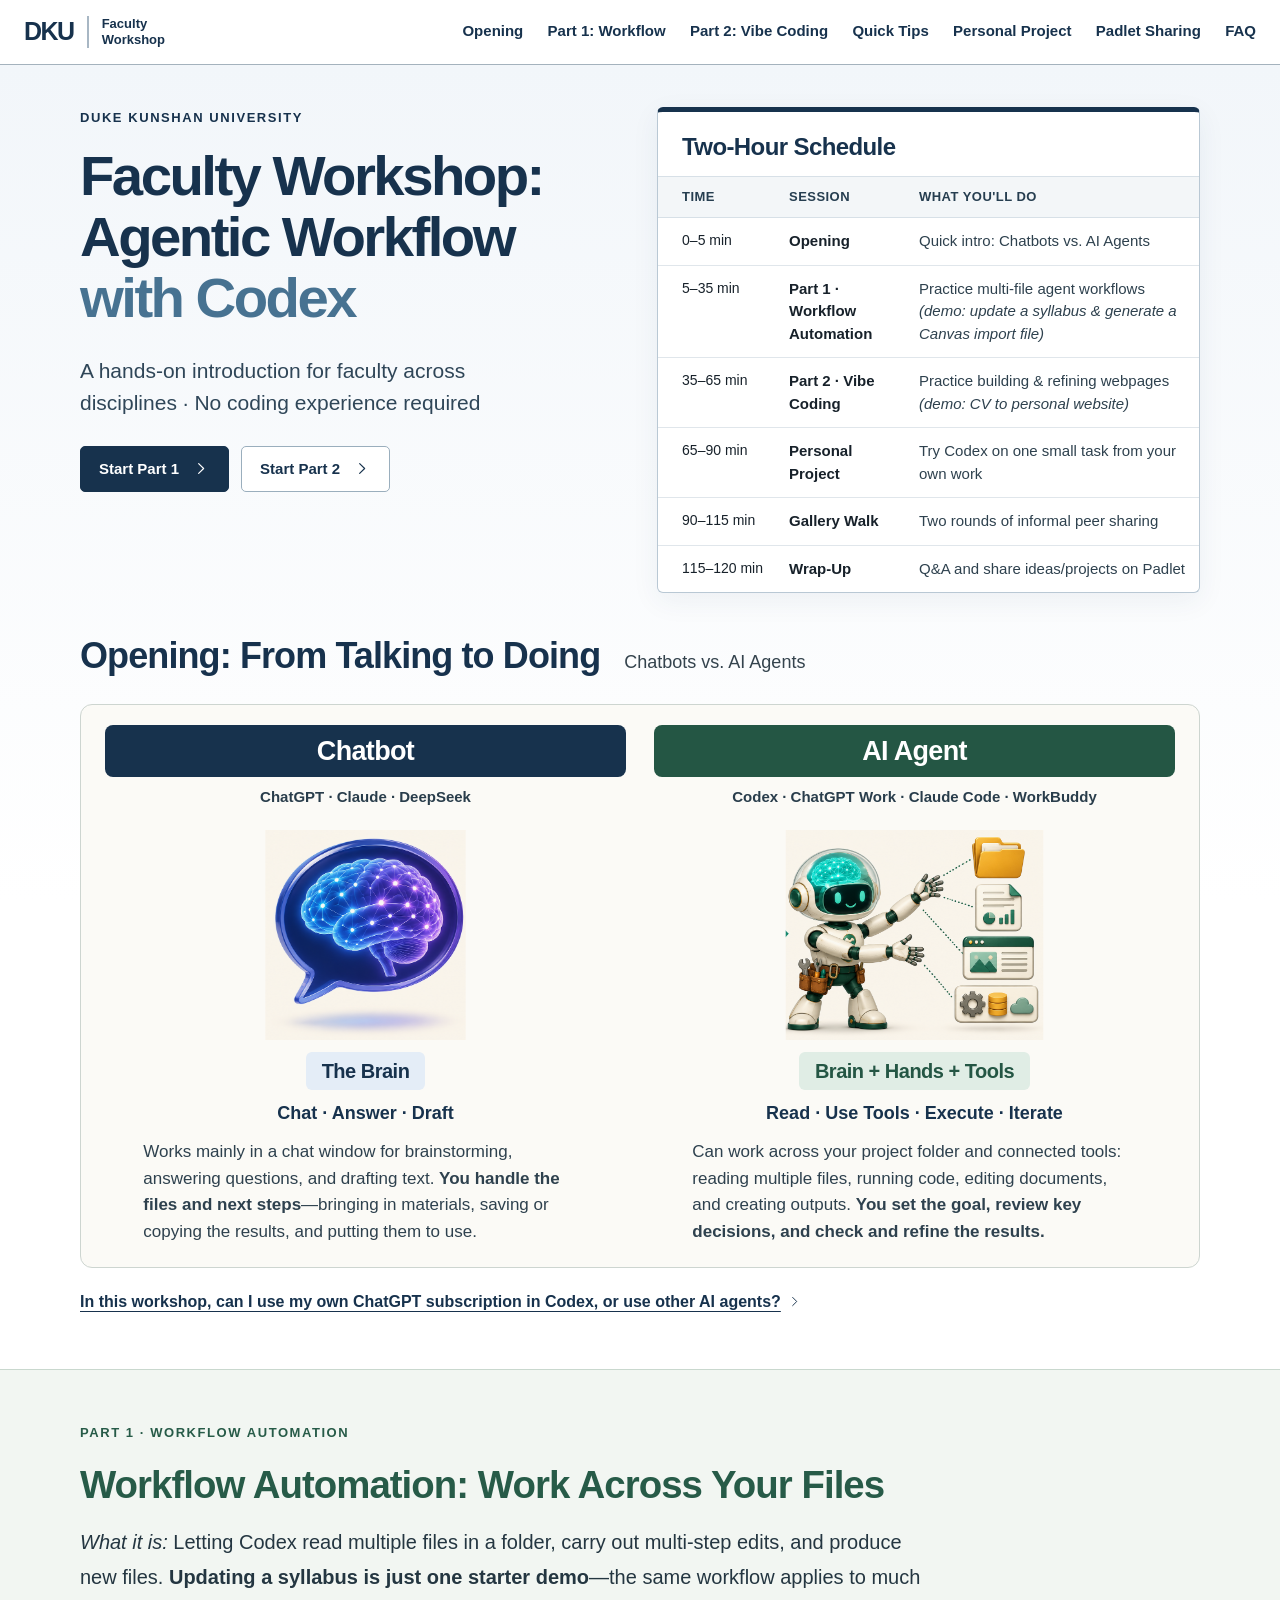
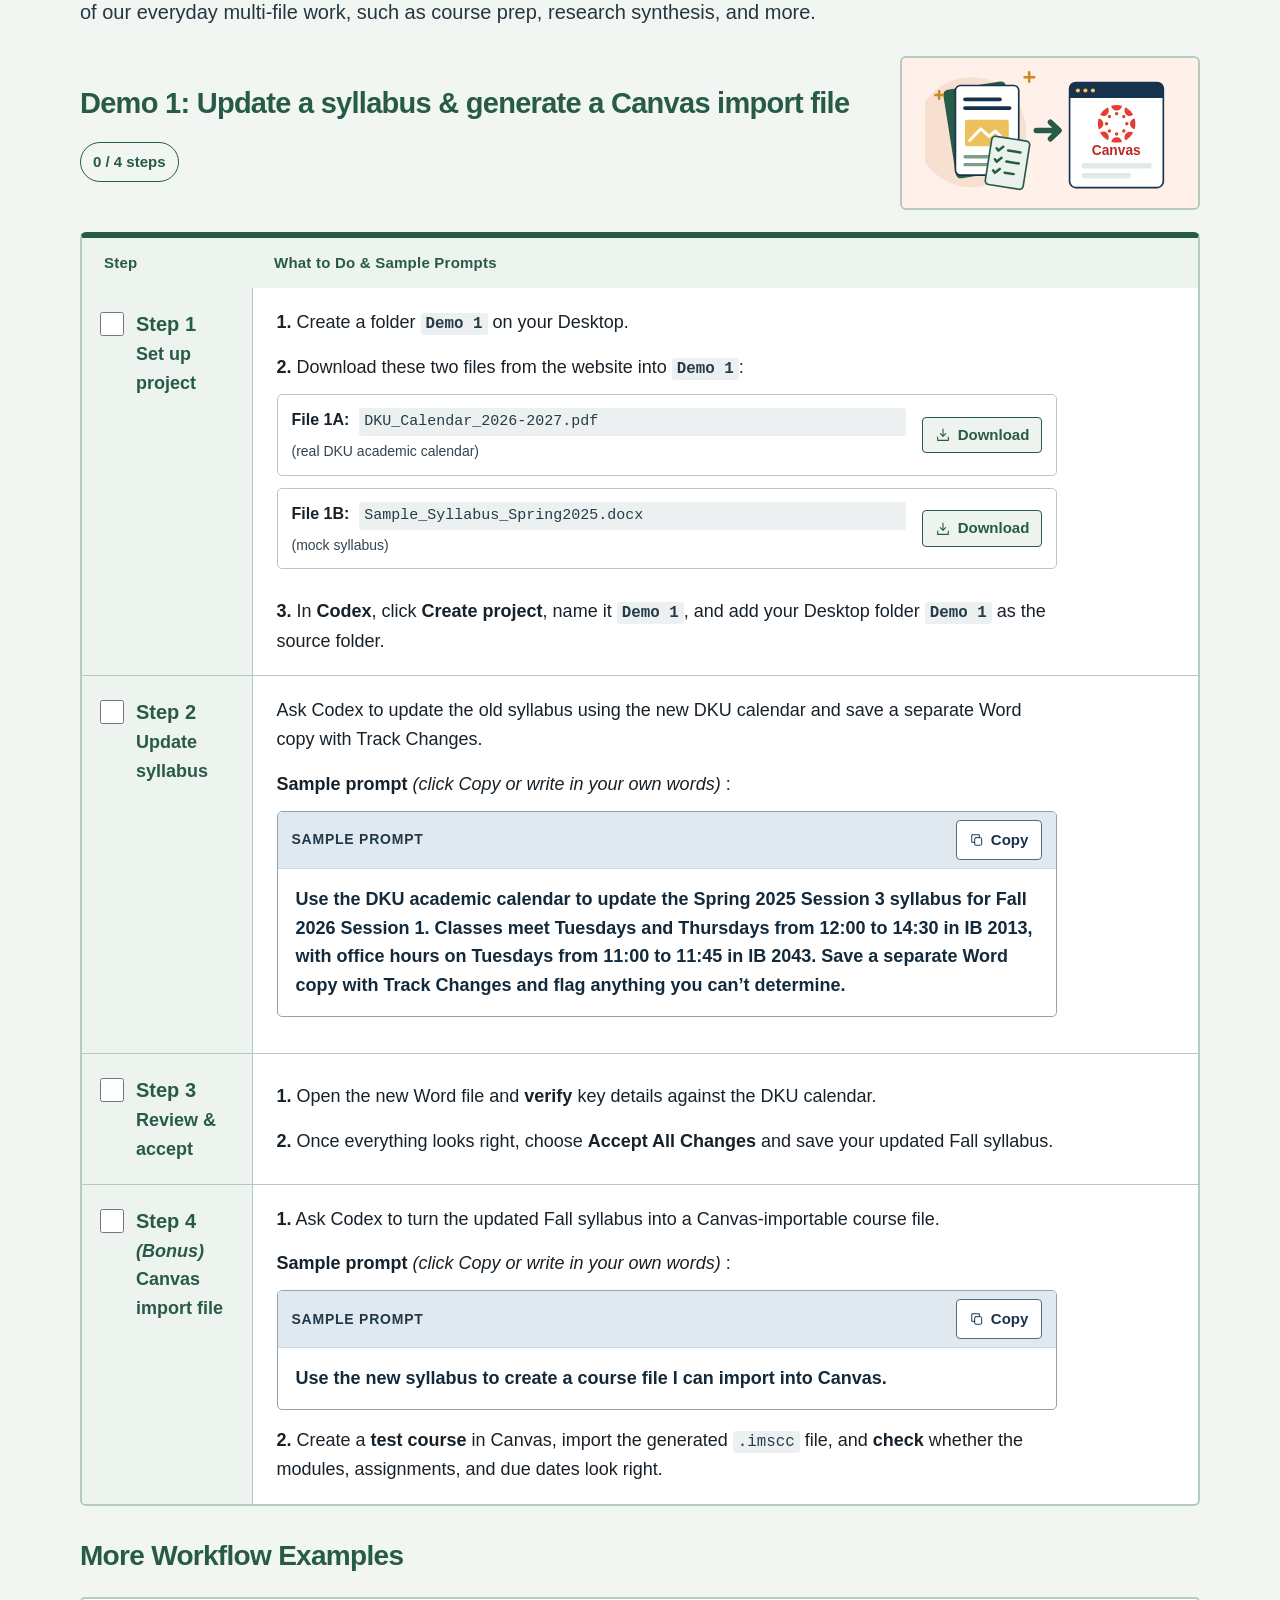
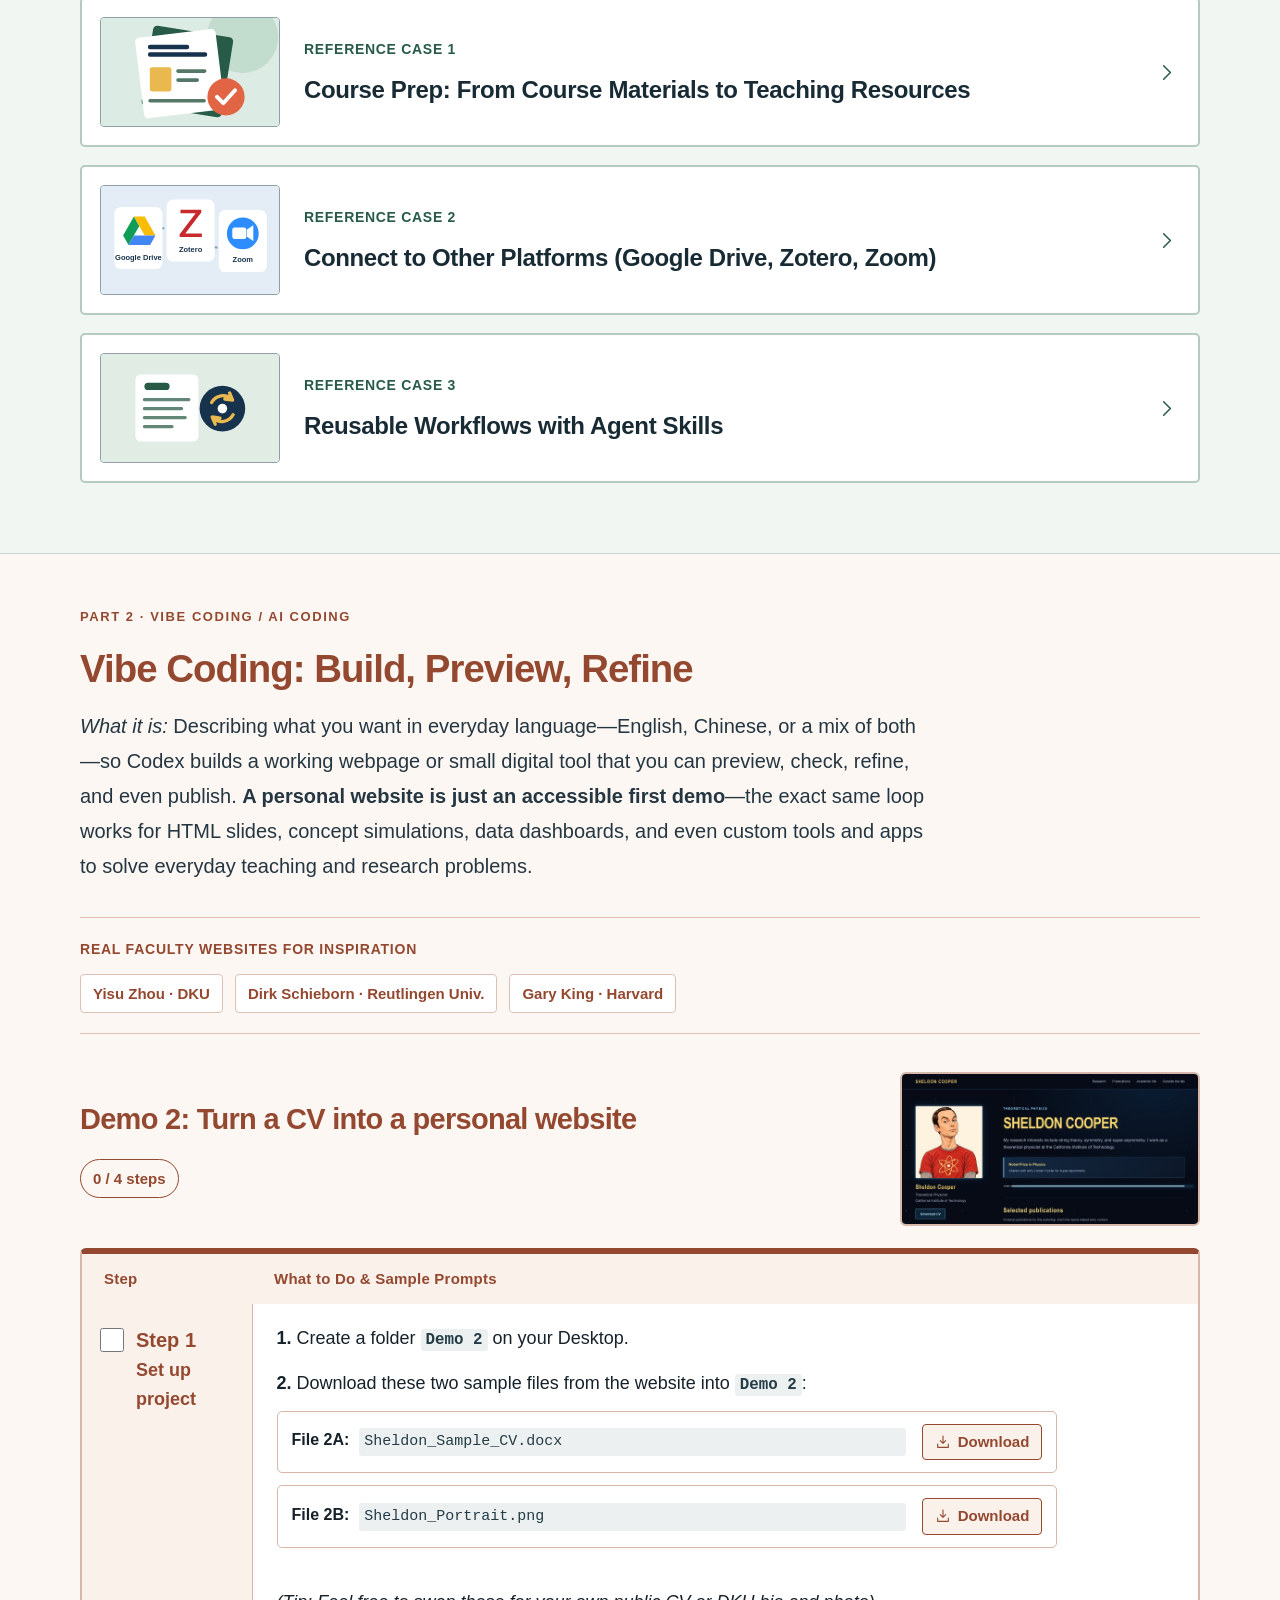
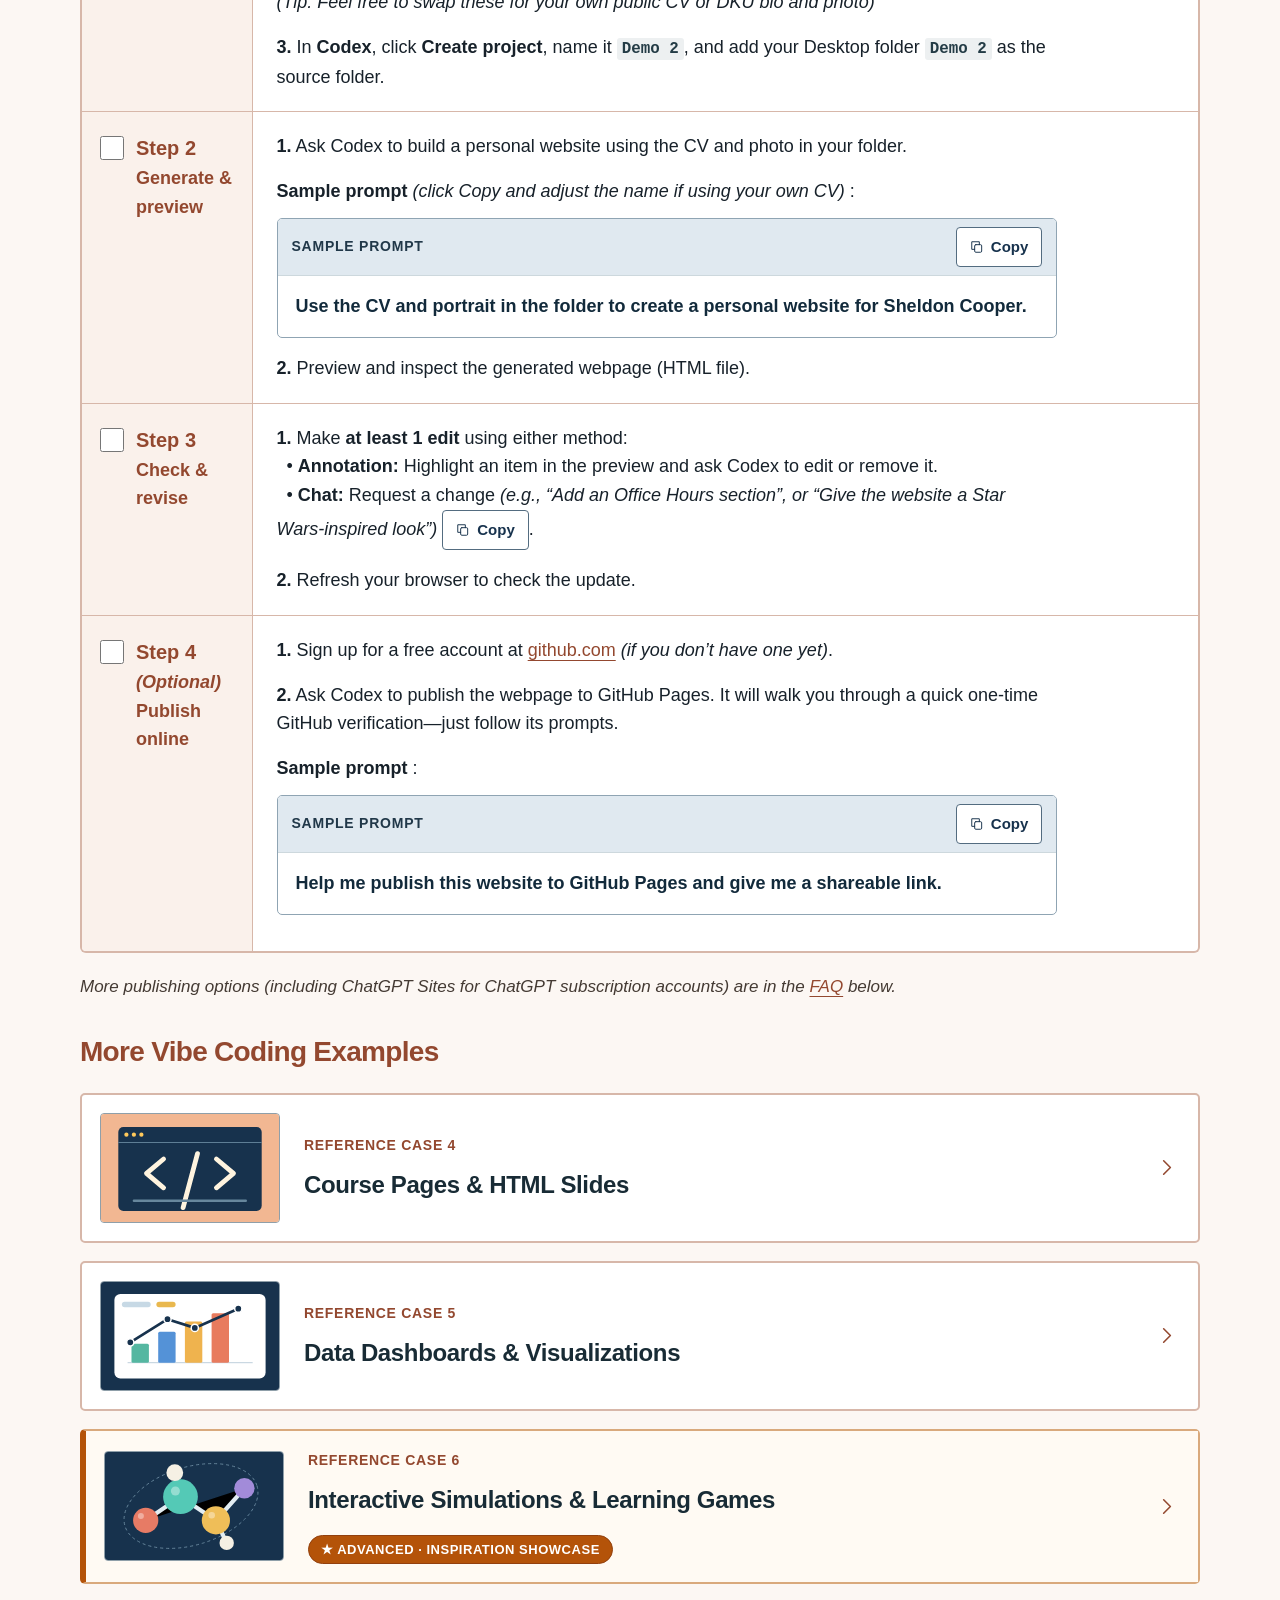
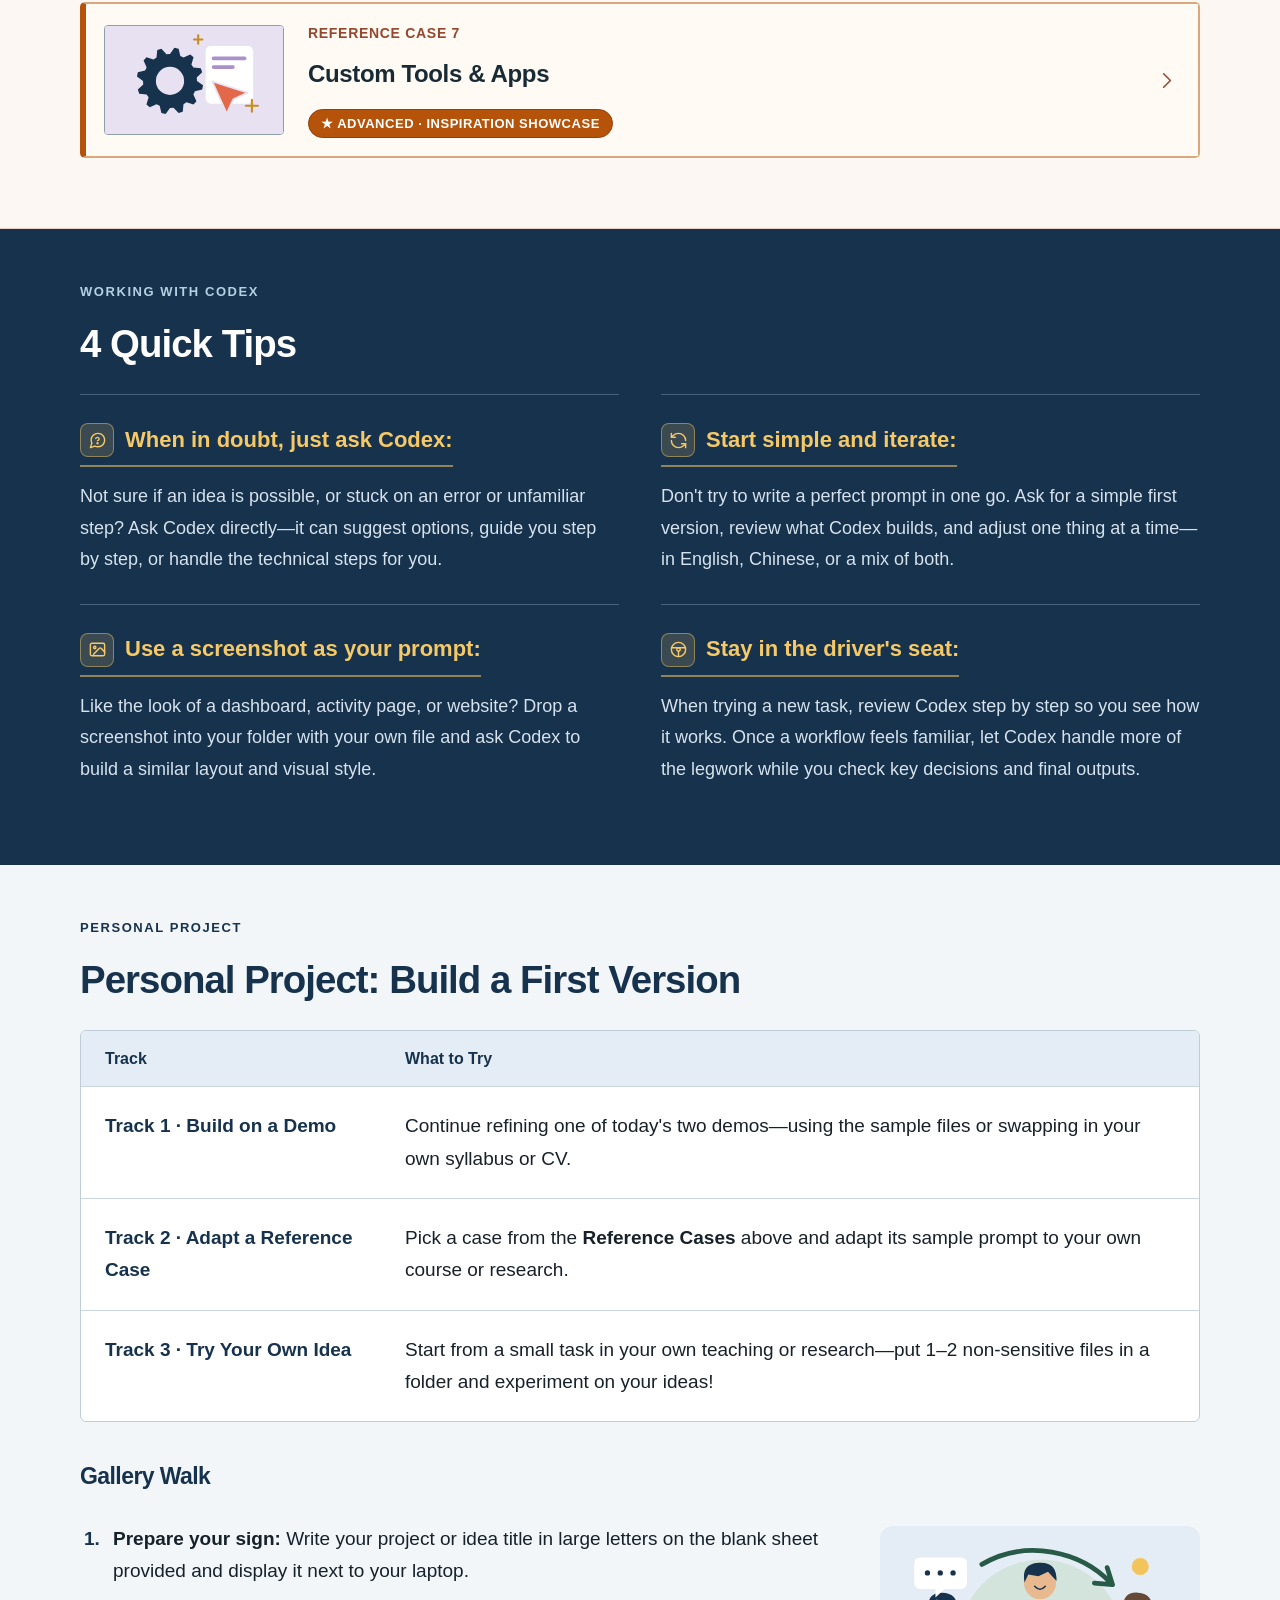
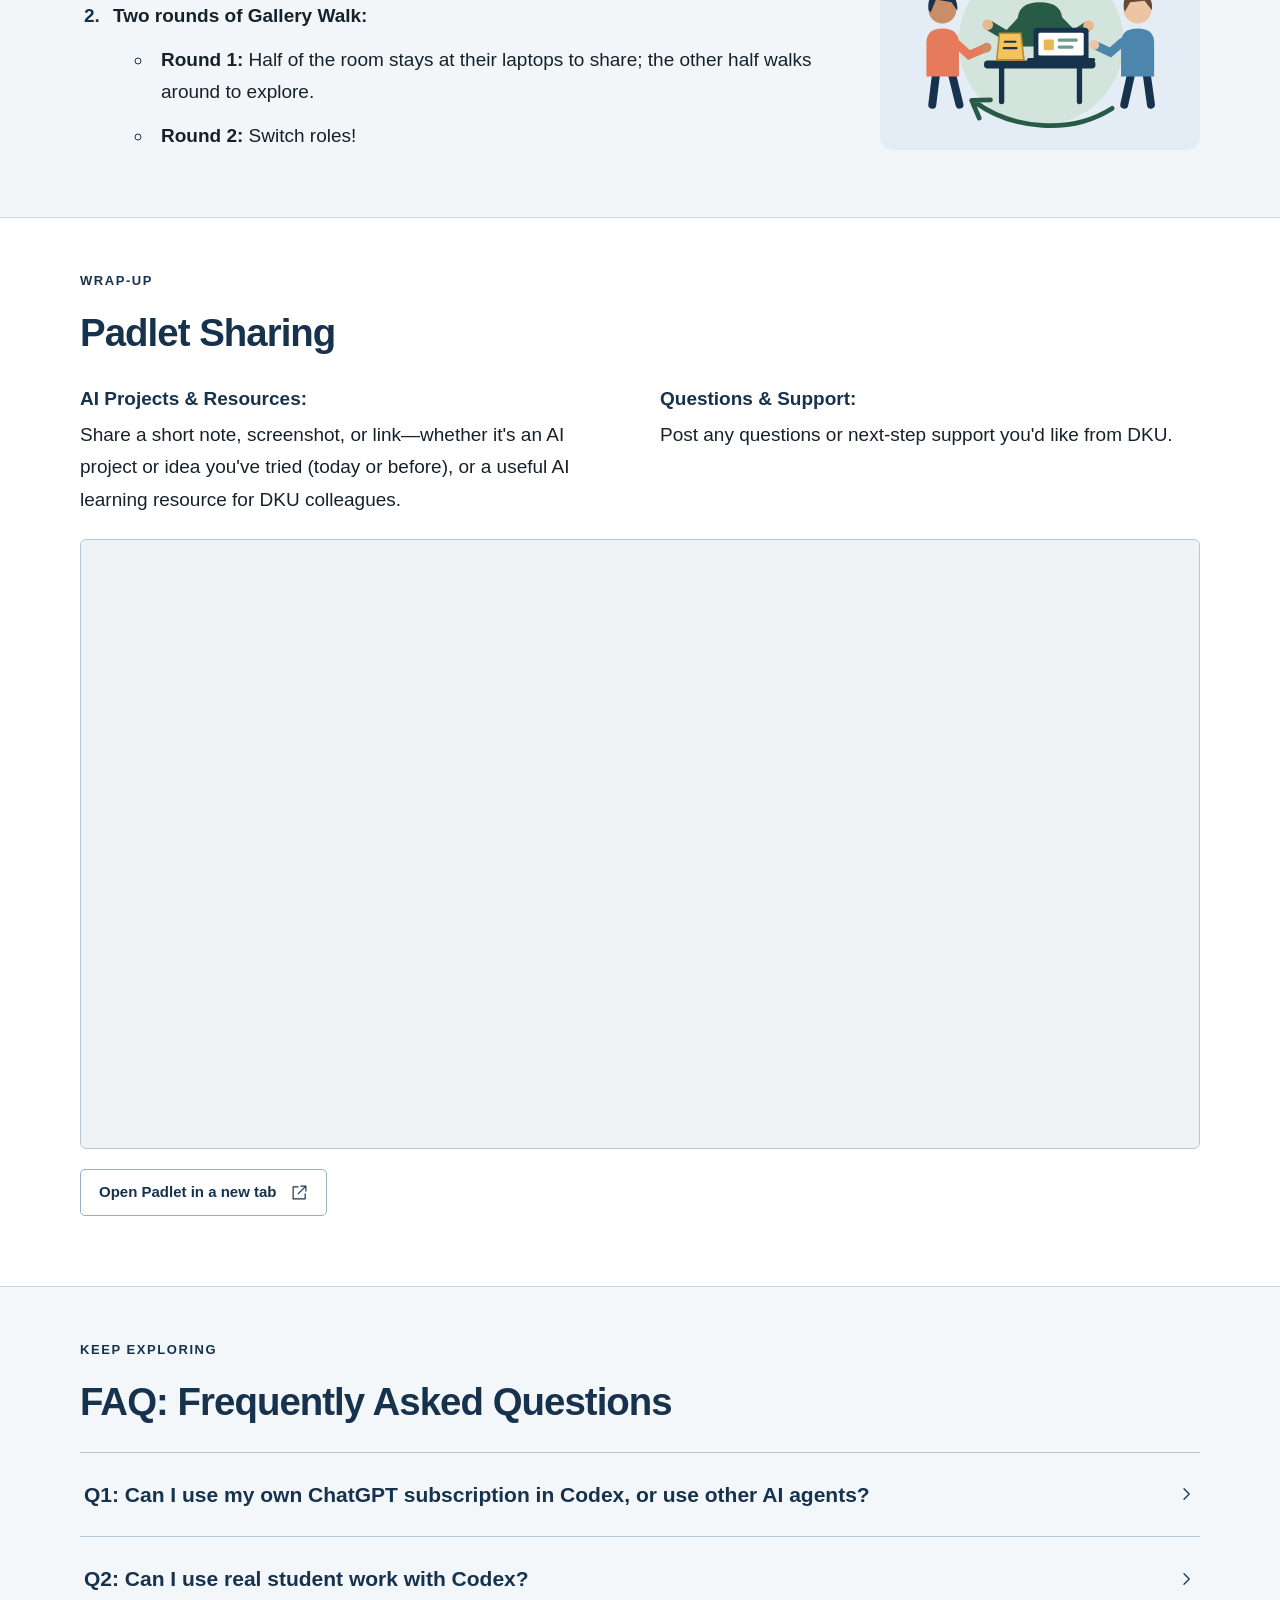
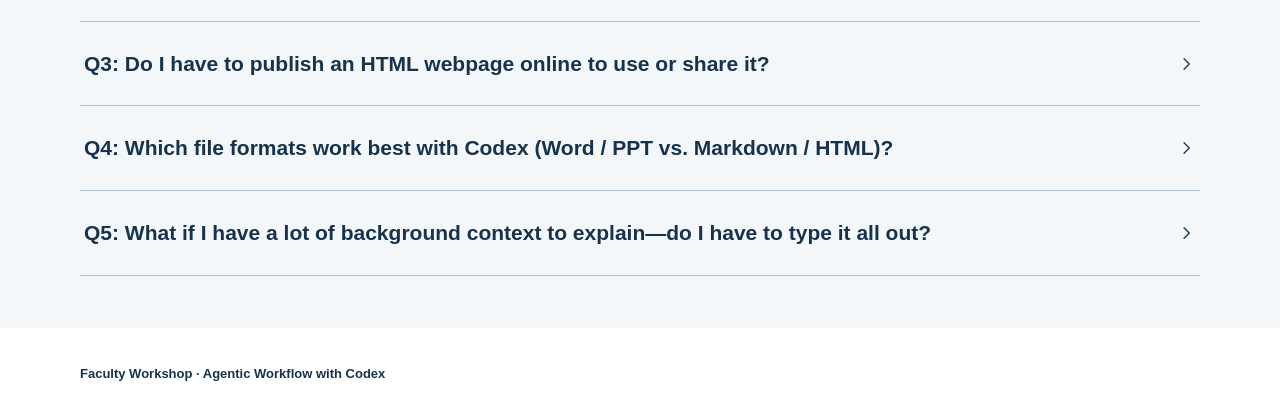
<file: index.html>
<!doctype html><html lang="en"><head><meta charset="utf-8"><meta name="viewport" content="width=device-width,initial-scale=1"><meta name="color-scheme" content="light"><title>Faculty Workshop: Agentic Workflow with Codex</title><link rel="stylesheet" href="styles.css?v=opening-spacing-1"><script src="downloads.js?v=4" defer></script><script src="app.js?v=downloads-3" defer></script></head><body><a class="skip-link" href="#main">Skip to content</a><header class="site-header"><div class="nav-inner"><a class="wordmark" href="index.html"><span class="wordmark-symbol" aria-hidden="true">DKU</span><span>Faculty<br>Workshop</span></a><nav aria-label="Workshop sections"><a href="#opening">Opening</a><a href="#part1">Part 1: Workflow</a><a href="#part2">Part 2: Vibe Coding</a><a href="#tips">Quick Tips</a><a href="#project">Personal Project</a><a href="#padlet">Padlet Sharing</a><a href="#faq">FAQ</a></nav></div></header><main id="main"><section id="opening" class="opening section"><div class="container"><div class="hero"><div><p class="eyebrow">Duke Kunshan University</p><h1>Faculty Workshop:<br>Agentic Workflow<br><span>with Codex</span></h1><p class="hero-subtitle">A hands-on introduction for faculty across disciplines · No coding experience required</p><div class="hero-actions"><a class="button" href="#part1">Start Part 1 <svg class="icon " viewBox="0 0 24 24" fill="none" stroke="currentColor" stroke-width="1.65" stroke-linecap="round" stroke-linejoin="round" aria-hidden="true"><path d="m8 5 7 7-7 7"/></svg></a><a class="button button-secondary" href="#part2">Start Part 2 <svg class="icon " viewBox="0 0 24 24" fill="none" stroke="currentColor" stroke-width="1.65" stroke-linecap="round" stroke-linejoin="round" aria-hidden="true"><path d="m8 5 7 7-7 7"/></svg></a></div></div><aside class="schedule-card"><h2>Two-Hour Schedule</h2><div class="table-scroll"><table>
<thead>
<tr>
<th align="left">Time</th>
<th align="left">Session</th>
<th align="left">What You&#39;ll Do</th>
</tr>
</thead>
<tbody><tr>
<td align="left">0–5 min</td>
<td align="left">Opening</td>
<td align="left">Quick intro: Chatbots vs. AI Agents</td>
</tr>
<tr>
<td align="left">5–35 min</td>
<td align="left"><strong>Part 1 · Workflow Automation</strong></td>
<td align="left">Practice multi-file agent workflows <em>(demo: update a syllabus &amp; generate a Canvas import file)</em></td>
</tr>
<tr>
<td align="left">35–65 min</td>
<td align="left"><strong>Part 2 · Vibe Coding</strong></td>
<td align="left">Practice building &amp; refining webpages <em>(demo: CV to personal website)</em></td>
</tr>
<tr>
<td align="left">65–90 min</td>
<td align="left"><strong>Personal Project</strong></td>
<td align="left">Try Codex on one small task from your own work</td>
</tr>
<tr>
<td align="left">90–115 min</td>
<td align="left"><strong>Gallery Walk</strong></td>
<td align="left">Two rounds of informal peer sharing</td>
</tr>
<tr>
<td align="left">115–120 min</td>
<td align="left"><strong>Wrap-Up</strong></td>
<td align="left">Q&amp;A and share ideas/projects on Padlet</td>
</tr>
</tbody></table>
</div></aside></div><div class="opening-concept"><div class="heading-line"><h2>Opening: From Talking to Doing</h2><span>Chatbots vs. AI Agents</span></div><figure class="agent-comparison">
  <div class="comparison-columns">
    <div class="comparison-column comparison-chatbot">
      <h3>Chatbot</h3>
      <p class="comparison-products">ChatGPT · Claude · DeepSeek</p>
      <svg class="comparison-art" viewBox="30 150 620 650" role="img" aria-label="A glowing brain inside a chat bubble"><defs><clipPath id="chatbot-art-crop"><rect x="30" y="150" width="620" height="650"/></clipPath></defs><image href="assets/chatbot-agent-comparison.png" width="1774" height="887" clip-path="url(#chatbot-art-crop)"/></svg>
      <h4>The Brain</h4>
      <p class="comparison-actions">Chat · Answer · Draft</p>
      <p class="comparison-description">Works mainly in a chat window for brainstorming, answering questions, and drafting text. <strong>You handle the files and next steps</strong>—bringing in materials, saving or copying the results, and putting them to use.</p>
    </div>
    <div class="comparison-column comparison-agent">
      <h3>AI Agent</h3>
      <p class="comparison-products">Codex · ChatGPT Work · Claude Code · WorkBuddy</p>
      <svg class="comparison-art" viewBox="825 65 920 750" role="img" aria-label="An AI agent reaching for folders, documents, webpages, and tools"><defs><clipPath id="agent-art-crop"><rect x="825" y="65" width="920" height="750"/></clipPath></defs><image href="assets/chatbot-agent-comparison.png" width="1774" height="887" clip-path="url(#agent-art-crop)"/></svg>
      <h4>Brain + Hands + Tools</h4>
      <p class="comparison-actions">Read · Use Tools · Execute · Iterate</p>
      <p class="comparison-description">Can work across your project folder and connected tools: reading multiple files, running code, editing documents, and creating outputs. <strong>You set the goal, review key decisions, and check and refine the results.</strong></p>
    </div>
  </div>
</figure><a class="text-link" href="#faq-q1" data-open="faq-q1">In this workshop, can I use my own ChatGPT subscription in Codex, or use other AI agents? <svg class="icon " viewBox="0 0 24 24" fill="none" stroke="currentColor" stroke-width="1.65" stroke-linecap="round" stroke-linejoin="round" aria-hidden="true"><path d="m8 5 7 7-7 7"/></svg></a></div></div></section>
<section id="part1" class="section part-one"><div class="container"><div class="section-header"><p class="eyebrow">Part 1 · Workflow Automation</p><h2>Workflow Automation: Work Across Your Files</h2><div class="section-description"><p><em>What it is:</em> Letting Codex read multiple files in a folder, carry out multi-step edits, and produce new files. <strong>Updating a syllabus is just one starter demo</strong>—the same workflow applies to much of our everyday multi-file work, such as course prep, research synthesis, and more.</p>
</div></div><div class="demo-intro"><div class="demo-heading"><h3>Demo 1: Update a syllabus &amp; generate a Canvas import file</h3><span class="step-count" data-counter="1">0 / 4 steps</span></div><figure class="demo-preview"><img src="assets/topic-canvas.svg" alt="Generate course materials and update them in Canvas" loading="lazy"></figure></div><div class="demo-table-wrap"><table class="demo-table"><thead><tr><th scope="col">Step</th><th scope="col">What to Do &amp; Sample Prompts</th></tr></thead><tbody><tr><th scope="row"><label class="step-check" for="demo-1-step-1"><input type="checkbox" id="demo-1-step-1" data-step="demo-1-step-1"><span><strong>Step 1</strong><br>Set up project</span></label></th><td><div class="step-instructions"><strong>1.</strong> Create a folder <strong><code>Demo 1</code></strong> on your Desktop.<span class="instruction-gap" aria-hidden="true"></span><strong>2.</strong> Download these two files from the website into <strong><code>Demo 1</code></strong>:<span class="download-item"><span class="download-file"><strong>File 1A:</strong><code class="filename">DKU_Calendar_2026-2027.pdf</code><em>(real DKU academic calendar)</em></span><a class="download" href="files/DKU_Calendar_2026-2027.pdf" download="DKU_Calendar_2026-2027.pdf"><svg class="icon " viewBox="0 0 24 24" fill="none" stroke="currentColor" stroke-width="1.65" stroke-linecap="round" stroke-linejoin="round" aria-hidden="true"><path d="M12 3v11m-4-4 4 4 4-4M4 15v5h16v-5"/></svg><span>Download</span></a></span><span class="download-item"><span class="download-file"><strong>File 1B:</strong><code class="filename">Sample_Syllabus_Spring2025.docx</code><em>(mock syllabus)</em></span><a class="download" href="files/Sample_Syllabus_Spring2025.docx" download="Sample_Syllabus_Spring2025.docx"><svg class="icon " viewBox="0 0 24 24" fill="none" stroke="currentColor" stroke-width="1.65" stroke-linecap="round" stroke-linejoin="round" aria-hidden="true"><path d="M12 3v11m-4-4 4 4 4-4M4 15v5h16v-5"/></svg><span>Download</span></a></span><span class="instruction-gap" aria-hidden="true"></span><strong>3.</strong> In <strong>Codex</strong>, click <strong>Create project</strong>, name it <strong><code>Demo 1</code></strong>, and add your Desktop folder <strong><code>Demo 1</code></strong> as the source folder.</div></td></tr><tr><th scope="row"><label class="step-check" for="demo-1-step-2"><input type="checkbox" id="demo-1-step-2" data-step="demo-1-step-2"><span><strong>Step 2</strong><br>Update syllabus</span></label></th><td><div class="step-instructions">Ask Codex to update the old syllabus using the new DKU calendar and save a separate Word copy with Track Changes.<span class="instruction-gap" aria-hidden="true"></span><strong>Sample prompt</strong> <em>(click Copy or write in your own words)</em> :<br><div class="prompt-box"><div class="prompt-head"><span>Sample prompt</span><button class="copy-button" type="button" data-copy="Use the DKU academic calendar to update the Spring 2025 Session 3 syllabus for Fall 2026 Session 1. Classes meet Tuesdays and Thursdays from 12:00 to 14:30 in IB 2013, with office hours on Tuesdays from 11:00 to 11:45 in IB 2043. Save a separate Word copy with Track Changes and flag anything you can’t determine." aria-label="Copy prompt"><svg class="icon " viewBox="0 0 24 24" fill="none" stroke="currentColor" stroke-width="1.65" stroke-linecap="round" stroke-linejoin="round" aria-hidden="true"><rect x="8" y="8" width="12" height="13" rx="2"/><path d="M16 8V3H3v13h5"/></svg><span>Copy</span></button></div><pre><code>Use the DKU academic calendar to update the Spring 2025 Session 3 syllabus for Fall 2026 Session 1. Classes meet Tuesdays and Thursdays from 12:00 to 14:30 in IB 2013, with office hours on Tuesdays from 11:00 to 11:45 in IB 2043. Save a separate Word copy with Track Changes and flag anything you can’t determine.</code></pre></div></div></td></tr><tr><th scope="row"><label class="step-check" for="demo-1-step-3"><input type="checkbox" id="demo-1-step-3" data-step="demo-1-step-3"><span><strong>Step 3</strong><br>Review &amp; accept</span></label></th><td><div class="step-instructions"><strong>1.</strong> Open the new Word file and <strong>verify</strong> key details against the DKU calendar.<span class="instruction-gap" aria-hidden="true"></span><strong>2.</strong> Once everything looks right, choose <strong>Accept All Changes</strong> and save your updated Fall syllabus.</div></td></tr><tr><th scope="row"><label class="step-check" for="demo-1-step-4"><input type="checkbox" id="demo-1-step-4" data-step="demo-1-step-4"><span><strong>Step 4</strong><br><em>(Bonus)</em><br>Canvas import file</span></label></th><td><div class="step-instructions"><strong>1.</strong> Ask Codex to turn the updated Fall syllabus into a Canvas-importable course file.<span class="instruction-gap" aria-hidden="true"></span><strong>Sample prompt</strong> <em>(click Copy or write in your own words)</em> :<br><div class="prompt-box"><div class="prompt-head"><span>Sample prompt</span><button class="copy-button" type="button" data-copy="Use the new syllabus to create a course file I can import into Canvas." aria-label="Copy prompt"><svg class="icon " viewBox="0 0 24 24" fill="none" stroke="currentColor" stroke-width="1.65" stroke-linecap="round" stroke-linejoin="round" aria-hidden="true"><rect x="8" y="8" width="12" height="13" rx="2"/><path d="M16 8V3H3v13h5"/></svg><span>Copy</span></button></div><pre><code>Use the new syllabus to create a course file I can import into Canvas.</code></pre></div><strong>2.</strong> Create a <strong>test course</strong> in Canvas, import the generated <code>.imscc</code> file, and <strong>check</strong> whether the modules, assignments, and due dates look right.</div></td></tr></tbody></table></div><div class="references"><h3>More Workflow Examples</h3><details class="reference-case" id="reference-1"><summary><span class="case-thumbnail"><img src="assets/topic-preparation.svg" alt="Course preparation and teaching materials" loading="lazy"></span><span class="case-summary-copy"><span class="case-index">Reference Case 1</span><span class="case-title">Course Prep: From Course Materials to Teaching Resources</span></span><svg class="icon case-chevron" viewBox="0 0 24 24" fill="none" stroke="currentColor" stroke-width="1.65" stroke-linecap="round" stroke-linejoin="round" aria-hidden="true"><path d="m8 5 7 7-7 7"/></svg></summary><div class="case-content"><div class="case-block"><h4>What it does</h4><p>Use your existing course files (syllabus, readings, lecture notes) in one folder to draft ready-to-edit teaching materials—such as assignment sheets, grading rubrics, study guides, or multi-version case materials.</p>
</div><div class="quick-demo"><h4>Try a quick demo</h4><p class="practice-description"><em>(draft an assignment sheet &amp; rubric from a syllabus)</em></p><ol class="practice-steps"><li><p>Put your own syllabus in a Codex project folder — <strong>or download our mock syllabus directly:</strong> <span class="download-item"><span class="download-file"><strong>File 1B:</strong><code class="filename">Sample_Syllabus_Spring2025.docx</code></span><a class="download" href="files/Sample_Syllabus_Spring2025.docx" download="Sample_Syllabus_Spring2025.docx"><svg class="icon " viewBox="0 0 24 24" fill="none" stroke="currentColor" stroke-width="1.65" stroke-linecap="round" stroke-linejoin="round" aria-hidden="true"><path d="M12 3v11m-4-4 4 4 4-4M4 15v5h16v-5"/></svg><span>Download</span></a></span></p>
</li><li><p>Send the sample prompt below to generate a 1-page Word assignment sheet and grading rubric:</p>
<div class="prompt-box"><div class="prompt-head"><span>Sample prompt</span><button class="copy-button" type="button" data-copy="Read the syllabus in this folder. Draft a 1-page student assignment sheet and a clear grading rubric in Word for the &quot;Evidence Audit&quot; assignment." aria-label="Copy prompt"><svg class="icon " viewBox="0 0 24 24" fill="none" stroke="currentColor" stroke-width="1.65" stroke-linecap="round" stroke-linejoin="round" aria-hidden="true"><rect x="8" y="8" width="12" height="13" rx="2"/><path d="M16 8V3H3v13h5"/></svg><span>Copy</span></button></div><pre><code>Read the syllabus in this folder. Draft a 1-page student assignment sheet and a clear grading rubric in Word for the &quot;Evidence Audit&quot; assignment.</code></pre></div>
</li><li><p>Open the Word file and check whether the instructions and grading criteria fit your course.</p>
</li></ol></div><div class="case-block examples"><h4>More examples to explore</h4><ul>
<li class="example-with-image"><div class="example-text"><a href="https://ctl.dukekunshan.edu.cn/programs/faculty-learning-community/2025-program/member-reflection-zheng">DKU CTL · Changcheng Zheng (Physics)</a> — Took existing PHYS 121/201 homework problems and used ChatGPT to rewrite them with built-in hints and step-by-step scaffolding so students try solving problems first (shows before/after versions).</div><figure class="example-image"><img src="assets/examples/physics-scaffolding.svg" alt="Physics problems with step-by-step scaffolding" loading="lazy" decoding="async"></figure></li>
<li class="example-with-image"><div class="example-text"><a href="https://learning.northeastern.edu/ai-gallery-post-personalization-at-scale-ai-generated-case-study-simulations/">Northeastern · Personalized Case Study Simulations</a> — Adapted the same project assignment into different industry scenarios (construction, fashion, etc.) with matching weekly updates.</div><figure class="example-image"><img src="assets/examples/industry-case-scenarios.svg" alt="One assignment adapted to different industry scenarios" loading="lazy" decoding="async"></figure></li>
</ul>
</div></div></details><details class="reference-case" id="reference-2"><summary><span class="case-thumbnail"><img src="assets/topic-platforms.svg" alt="Google Drive, Zotero and Zoom" loading="lazy"></span><span class="case-summary-copy"><span class="case-index">Reference Case 2</span><span class="case-title">Connect to Other Platforms (Google Drive, Zotero, Zoom)</span></span><svg class="icon case-chevron" viewBox="0 0 24 24" fill="none" stroke="currentColor" stroke-width="1.65" stroke-linecap="round" stroke-linejoin="round" aria-hidden="true"><path d="m8 5 7 7-7 7"/></svg></summary><div class="case-content"><div class="case-block"><h4>What it does</h4><p>Use Codex plugins/connectors to work directly with external platforms—such as Google Drive, Zotero, or Zoom—so Codex can read existing cloud files, synthesize information, and write new documents back to a shared workspace.</p>
</div><div class="quick-demo"><h4>Try a quick demo</h4><p class="practice-description"><em>(summarize 3 shared meeting notes in Google Drive and write back an action tracker)</em></p><ol class="practice-steps"><li><p>Connect <strong>Google Drive</strong> in Codex (under <em><strong>Plugins</strong></em>).</p>
</li><li><p>Send the sample prompt below so Codex reads the 3 notes in this shared Google Drive folder (<a href="https://drive.google.com/drive/folders/1HuGfgmu8g5vWAd4nDNXel3etAXERxkOk">DKU Faculty AI Workshop - Google Drive Case</a>) and creates a new summary Doc inside the <code>Outputs</code> subfolder:</p>
<div class="prompt-box"><div class="prompt-head"><span>Sample prompt</span><button class="copy-button" type="button" data-copy="Read the 3 meeting notes in this shared Google Drive folder (https://drive.google.com/drive/folders/1HuGfgmu8g5vWAd4nDNXel3etAXERxkOk). Summarize the key decisions, open questions, and action items by owner, then save a new Google Doc named &quot;Action_Tracker_[YourName]&quot; inside its &quot;Outputs&quot; subfolder. Do not modify any existing files." aria-label="Copy prompt"><svg class="icon " viewBox="0 0 24 24" fill="none" stroke="currentColor" stroke-width="1.65" stroke-linecap="round" stroke-linejoin="round" aria-hidden="true"><rect x="8" y="8" width="12" height="13" rx="2"/><path d="M16 8V3H3v13h5"/></svg><span>Copy</span></button></div><pre><code>Read the 3 meeting notes in this shared Google Drive folder (https://drive.google.com/drive/folders/1HuGfgmu8g5vWAd4nDNXel3etAXERxkOk). Summarize the key decisions, open questions, and action items by owner, then save a new Google Doc named &quot;Action_Tracker_[YourName]&quot; inside its &quot;Outputs&quot; subfolder. Do not modify any existing files.</code></pre></div>
</li><li><p>Open your new Doc in <code>Outputs</code> and check the file you produced.</p>
</li></ol></div><div class="case-block examples"><h4>More examples to explore</h4><ul>
<li class="example-with-image"><div class="example-text"><strong>Zoom plugin</strong> — Summarize non-sensitive meeting transcripts into key decisions and follow-up actions.</div><figure class="example-image"><img src="assets/examples/zoom-meeting-actions.svg" alt="Zoom meeting transcripts turned into action items" loading="lazy" decoding="async"></figure></li>
<li class="example-with-image"><div class="example-text"><strong>Zotero plugin</strong> — Query, organize, or summarize items from your reference library.</div><figure class="example-image"><img src="assets/examples/zotero-reference-library.svg" alt="Searching and organizing a Zotero reference library" loading="lazy" decoding="async"></figure></li>
</ul>
</div></div></details><details class="reference-case" id="reference-3"><summary><span class="case-thumbnail"><img src="assets/topic-skills.svg" alt="Reusable workflows with Agent Skills" loading="lazy"></span><span class="case-summary-copy"><span class="case-index">Reference Case 3</span><span class="case-title">Reusable Workflows with Agent Skills</span></span><svg class="icon case-chevron" viewBox="0 0 24 24" fill="none" stroke="currentColor" stroke-width="1.65" stroke-linecap="round" stroke-linejoin="round" aria-hidden="true"><path d="m8 5 7 7-7 7"/></svg></summary><div class="case-content"><div class="case-block"><h4>What it does</h4><p>Turn a teaching or research workflow you repeat every semester into a reusable <strong>Agent Skill</strong>—a saved instruction file that Codex follows automatically—or install open-source Skills built by others to enforce specific formats and quality standards. If you want to build your own Skill, you don&#39;t have to write it from scratch: simply ask Codex to review a task you just completed together and package that workflow into a reusable Skill.</p>
</div><div class="quick-demo"><h4>Try a quick demo</h4><p class="practice-description"><em>(install an academic presentation Skill and generate <code>.pptx</code> slides)</em></p><ol class="practice-steps"><li><p>Put your own short paper, abstract, or notes in a Codex project folder — <strong>or download our mock lesson plan:</strong> <span class="download-item"><span class="download-file"><strong>File 3A:</strong><code class="filename">Sample_Lesson_Plan_Week2.docx</code></span><a class="download" href="files/Sample_Lesson_Plan_Week2.docx" download="Sample_Lesson_Plan_Week2.docx"><svg class="icon " viewBox="0 0 24 24" fill="none" stroke="currentColor" stroke-width="1.65" stroke-linecap="round" stroke-linejoin="round" aria-hidden="true"><path d="M12 3v11m-4-4 4 4 4-4M4 15v5h16v-5"/></svg><span>Download</span></a></span></p>
</li><li><p>Send the sample prompt below so Codex installs the <a href="https://github.com/Gabberflast/academic-pptx-skill">Academic Presentation Skill (GitHub)</a> and uses it to create editable PowerPoint slides:</p>
<div class="prompt-box"><div class="prompt-head"><span>Sample prompt</span><button class="copy-button" type="button" data-copy="Install the Agent Skill from https://github.com/Gabberflast/academic-pptx-skill, then use it to turn the document in this folder into a clean 6-slide PowerPoint (.pptx) file." aria-label="Copy prompt"><svg class="icon " viewBox="0 0 24 24" fill="none" stroke="currentColor" stroke-width="1.65" stroke-linecap="round" stroke-linejoin="round" aria-hidden="true"><rect x="8" y="8" width="12" height="13" rx="2"/><path d="M16 8V3H3v13h5"/></svg><span>Copy</span></button></div><pre><code>Install the Agent Skill from https://github.com/Gabberflast/academic-pptx-skill, then use it to turn the document in this folder into a clean 6-slide PowerPoint (.pptx) file.</code></pre></div>
</li><li><p>Open the generated <code>.pptx</code> file to review and edit the titles, layout, and slides.</p>
<figure class="example-image" style="margin-top: 14px; max-width: 460px;"><img src="assets/examples/academic-pptx-skill.jpg" alt="Sample academic slide generated by Academic Presentation Skill" loading="lazy" decoding="async"></figure>
</li></ol></div><div class="case-block examples"><h4>More examples to explore</h4><ul>
<li class="example-with-image"><div class="example-text"><a href="https://thinkingwithagents.github.io/webinar-jun2026/twa-teaching-deck-erkmen.pdf">University of Vermont · Lecture Builder (PDF)</a> &amp; <a href="https://github.com/thinkingwithagents/skills">Academic Skills (GitHub)</a> — Turns a multi-step prep workflow (papers → notes, slides, discussion questions, and exam items) into a reusable Skill, plus installable Skills for literature reviews, paper reviews, and data checks.</div><figure class="example-image"><img src="assets/examples/reusable-prep-workflow.svg" alt="A reusable workflow for preparing teaching materials" loading="lazy" decoding="async"></figure></li>
</ul>
</div></div></details></div></div></section>
<section id="part2" class="section part-two"><div class="container"><div class="section-header"><p class="eyebrow">Part 2 · Vibe Coding / AI coding</p><h2>Vibe Coding: Build, Preview, Refine</h2><div class="section-description"><p><em>What it is:</em> Describing what you want in everyday language—English, Chinese, or a mix of both—so Codex builds a working webpage or small digital tool that you can preview, check, refine, and even publish. <strong>A personal website is just an accessible first demo</strong>—the exact same loop works for HTML slides, concept simulations, data dashboards, and even custom tools and apps to solve everyday teaching and research problems.</p>
</div></div><div class="inspiration"><span>Real Faculty Websites for Inspiration</span><div><a href="https://zhouyisu.org/">Yisu Zhou · DKU</a><a href="https://schieborn.de/en/">Dirk Schieborn · Reutlingen Univ.</a><a href="https://gking.harvard.edu/">Gary King · Harvard</a></div></div><div class="demo-intro"><div class="demo-heading"><h3>Demo 2: Turn a CV into a personal website</h3><span class="step-count" data-counter="2">0 / 4 steps</span></div><figure class="demo-preview"><img src="assets/demo-personal-site.jpg" alt="Sheldon Cooper personal website" loading="lazy"></figure></div><div class="demo-table-wrap"><table class="demo-table"><thead><tr><th scope="col">Step</th><th scope="col">What to Do &amp; Sample Prompts</th></tr></thead><tbody><tr><th scope="row"><label class="step-check" for="demo-2-step-1"><input type="checkbox" id="demo-2-step-1" data-step="demo-2-step-1"><span><strong>Step 1</strong><br>Set up project</span></label></th><td><div class="step-instructions"><strong>1.</strong> Create a folder <strong><code>Demo 2</code></strong> on your Desktop.<span class="instruction-gap" aria-hidden="true"></span><strong>2.</strong> Download these two sample files from the website into <strong><code>Demo 2</code></strong>:<span class="download-item"><span class="download-file"><strong>File 2A:</strong><code class="filename">Sheldon_Sample_CV.docx</code></span><a class="download" href="files/Sheldon_Sample_CV.docx" download="Sheldon_Sample_CV.docx"><svg class="icon " viewBox="0 0 24 24" fill="none" stroke="currentColor" stroke-width="1.65" stroke-linecap="round" stroke-linejoin="round" aria-hidden="true"><path d="M12 3v11m-4-4 4 4 4-4M4 15v5h16v-5"/></svg><span>Download</span></a></span><span class="download-item"><span class="download-file"><strong>File 2B:</strong><code class="filename">Sheldon_Portrait.png</code></span><a class="download" href="files/Sheldon_Portrait.png" download="Sheldon_Portrait.png"><svg class="icon " viewBox="0 0 24 24" fill="none" stroke="currentColor" stroke-width="1.65" stroke-linecap="round" stroke-linejoin="round" aria-hidden="true"><path d="M12 3v11m-4-4 4 4 4-4M4 15v5h16v-5"/></svg><span>Download</span></a></span><br><em>(Tip: Feel free to swap these for your own public CV or DKU bio and photo)</em><span class="instruction-gap" aria-hidden="true"></span><strong>3.</strong> In <strong>Codex</strong>, click <strong>Create project</strong>, name it <strong><code>Demo 2</code></strong>, and add your Desktop folder <strong><code>Demo 2</code></strong> as the source folder.</div></td></tr><tr><th scope="row"><label class="step-check" for="demo-2-step-2"><input type="checkbox" id="demo-2-step-2" data-step="demo-2-step-2"><span><strong>Step 2</strong><br>Generate &amp; preview</span></label></th><td><div class="step-instructions"><strong>1.</strong> Ask Codex to build a personal website using the CV and photo in your folder.<span class="instruction-gap" aria-hidden="true"></span><strong>Sample prompt</strong> <em>(click Copy and adjust the name if using your own CV)</em> :<br><div class="prompt-box"><div class="prompt-head"><span>Sample prompt</span><button class="copy-button" type="button" data-copy="Use the CV and portrait in the folder to create a personal website for Sheldon Cooper." aria-label="Copy prompt"><svg class="icon " viewBox="0 0 24 24" fill="none" stroke="currentColor" stroke-width="1.65" stroke-linecap="round" stroke-linejoin="round" aria-hidden="true"><rect x="8" y="8" width="12" height="13" rx="2"/><path d="M16 8V3H3v13h5"/></svg><span>Copy</span></button></div><pre><code>Use the CV and portrait in the folder to create a personal website for Sheldon Cooper.</code></pre></div><strong>2.</strong> Preview and inspect the generated webpage (HTML file).</div></td></tr><tr><th scope="row"><label class="step-check" for="demo-2-step-3"><input type="checkbox" id="demo-2-step-3" data-step="demo-2-step-3"><span><strong>Step 3</strong><br>Check &amp; revise</span></label></th><td><div class="step-instructions"><strong>1.</strong> Make <strong>at least 1 edit</strong> using either method:<br>&nbsp;&nbsp;• <strong>Annotation:</strong> Highlight an item in the preview and ask Codex to edit or remove it.<br>&nbsp;&nbsp;• <strong>Chat:</strong> Request a change <em>(e.g., “Add an Office Hours section”, or “Give the website a Star Wars-inspired look”)</em> <button class="copy-button" type="button" data-copy="Give the website a Star Wars-inspired look" aria-label="Copy prompt"><svg class="icon " viewBox="0 0 24 24" fill="none" stroke="currentColor" stroke-width="1.65" stroke-linecap="round" stroke-linejoin="round" aria-hidden="true"><rect x="8" y="8" width="12" height="13" rx="2"/><path d="M16 8V3H3v13h5"/></svg><span>Copy</span></button>.<span class="instruction-gap" aria-hidden="true"></span><strong>2.</strong> Refresh your browser to check the update.</div></td></tr><tr><th scope="row"><label class="step-check" for="demo-2-step-4"><input type="checkbox" id="demo-2-step-4" data-step="demo-2-step-4"><span><strong>Step 4</strong><br><em>(Optional)</em><br>Publish online</span></label></th><td><div class="step-instructions"><strong>1.</strong> Sign up for a free account at <a href="https://github.com">github.com</a> <em>(if you don’t have one yet)</em>.<span class="instruction-gap" aria-hidden="true"></span><strong>2.</strong> Ask Codex to publish the webpage to GitHub Pages. It will walk you through a quick one-time GitHub verification—just follow its prompts.<span class="instruction-gap" aria-hidden="true"></span><strong>Sample prompt</strong> : <div class="prompt-box"><div class="prompt-head"><span>Sample prompt</span><button class="copy-button" type="button" data-copy="Help me publish this website to GitHub Pages and give me a shareable link." aria-label="Copy prompt"><svg class="icon " viewBox="0 0 24 24" fill="none" stroke="currentColor" stroke-width="1.65" stroke-linecap="round" stroke-linejoin="round" aria-hidden="true"><rect x="8" y="8" width="12" height="13" rx="2"/><path d="M16 8V3H3v13h5"/></svg><span>Copy</span></button></div><pre><code>Help me publish this website to GitHub Pages and give me a shareable link.</code></pre></div></div></td></tr></tbody></table></div><p class="publishing-note"><em>More publishing options (including ChatGPT Sites for ChatGPT subscription accounts) are in the <a href="#faq-q3" data-open="faq-q3">FAQ</a> below.</em></p><div class="references"><h3>More Vibe Coding Examples</h3><details class="reference-case" id="reference-4"><summary><span class="case-thumbnail"><img src="assets/topic-slides.svg" alt="HTML course pages and slides" loading="lazy"></span><span class="case-summary-copy"><span class="case-index">Reference Case 4</span><span class="case-title">Course Pages &amp; HTML Slides</span></span><svg class="icon case-chevron" viewBox="0 0 24 24" fill="none" stroke="currentColor" stroke-width="1.65" stroke-linecap="round" stroke-linejoin="round" aria-hidden="true"><path d="m8 5 7 7-7 7"/></svg></summary><div class="case-content"><div class="case-block"><h4>What it does</h4><p>Turn static course materials—such as a syllabus, lesson plans, reading guides, handouts, or resource lists—into a clean webpage or HTML slide deck that students can browse and use without extra logins—<strong>just like this workshop website</strong>.</p>
</div><div class="quick-demo"><h4>Try a quick demo</h4><p class="practice-description"><em>(turn a syllabus + lesson plan into an interactive HTML slide deck for class)</em></p><ol class="practice-steps"><li><p>Put your own syllabus and a 1-page lesson plan into a Codex folder — <strong>or download our mock intro research-methods files:</strong> <span class="download-item"><span class="download-file"><strong>File 1B:</strong><code class="filename">Sample_Syllabus_Spring2025.docx</code></span><a class="download" href="files/Sample_Syllabus_Spring2025.docx" download="Sample_Syllabus_Spring2025.docx"><svg class="icon " viewBox="0 0 24 24" fill="none" stroke="currentColor" stroke-width="1.65" stroke-linecap="round" stroke-linejoin="round" aria-hidden="true"><path d="M12 3v11m-4-4 4 4 4-4M4 15v5h16v-5"/></svg><span>Download</span></a></span><span class="download-item"><span class="download-file"><strong>File 3A:</strong><code class="filename">Sample_Lesson_Plan_Week2.docx</code></span><a class="download" href="files/Sample_Lesson_Plan_Week2.docx" download="Sample_Lesson_Plan_Week2.docx"><svg class="icon " viewBox="0 0 24 24" fill="none" stroke="currentColor" stroke-width="1.65" stroke-linecap="round" stroke-linejoin="round" aria-hidden="true"><path d="M12 3v11m-4-4 4 4 4-4M4 15v5h16v-5"/></svg><span>Download</span></a></span></p>
</li><li><p>Send the sample prompt below to build an HTML slide deck based on the syllabus and the lesson plan:</p>
<div class="prompt-box"><div class="prompt-head"><span>Sample prompt</span><button class="copy-button" type="button" data-copy="Read the syllabus and Week 2 lesson plan in this folder, and create a clean, single-file HTML slide deck for this 75-minute class." aria-label="Copy prompt"><svg class="icon " viewBox="0 0 24 24" fill="none" stroke="currentColor" stroke-width="1.65" stroke-linecap="round" stroke-linejoin="round" aria-hidden="true"><rect x="8" y="8" width="12" height="13" rx="2"/><path d="M16 8V3H3v13h5"/></svg><span>Copy</span></button></div><pre><code>Read the syllabus and Week 2 lesson plan in this folder, and create a clean, single-file HTML slide deck for this 75-minute class.</code></pre></div>
<p class="tip"><strong>Tip:</strong> Like the look of an existing webpage or slide deck? Drop a screenshot of it into the folder and ask Codex to match that visual style.</p></li><li><p>Investigate and refine the HTML slides.</p>
</li></ol></div><div class="case-block examples"><h4>More examples to explore</h4><ul>
<li class="example-with-image"><div class="example-text"><a href="https://lnajman.github.io/math346/slides/week-08.html">Khalifa University · HTML Lecture Slides</a> &amp; <a href="https://lnajman.github.io/math346/index.html">Full Course Website</a> — Browser-based Quarto RevealJS slides and a complete 15-week course hub built with Codex.</div><figure class="example-image"><img src="assets/examples/case-3-example-1.jpg" alt="Screenshot of Khalifa University · HTML Lecture Slides &amp; Full Course Website" loading="lazy" decoding="async"></figure></li>
<li class="example-with-image"><div class="example-text"><a href="https://tjelton.github.io/LLM-Model-Training-Fine-Tuning-Lab/">University of Sydney · Step-by-Step Interactive Lab</a> — Combines visual explainers, short videos, Colab notebooks, and ethics discussion into one guided student lab page.</div><figure class="example-image"><img src="assets/examples/case-3-example-2.jpg" alt="Screenshot of University of Sydney · Step-by-Step Interactive Lab" loading="lazy" decoding="async"></figure></li>
<li class="example-with-image"><div class="example-text"><a href="https://spanish-101-ipa-prep.mgj608062563477.chatgpt.site/">CSU Chico · Spanish 101 Practice Page</a> — Chains reading comprehension, self-check hints, and speaking prep prompts on one webpage.</div><figure class="example-image"><img src="assets/examples/case-3-example-3.jpg" alt="Screenshot of CSU Chico · Spanish 101 Practice Page" loading="lazy" decoding="async"></figure></li>
<li class="example-with-image"><div class="example-text"><a href="https://creativecomputing.gse.harvard.edu/genai/">Harvard GSE · Research Project Hub</a> — Clean public website sharing a research team&#39;s strategies, case studies, and downloadable guides in one place.</div><figure class="example-image"><img src="assets/examples/case-3-example-4.jpg" alt="Screenshot of Harvard GSE · Research Project Hub" loading="lazy" decoding="async"></figure></li>
<li class="example-with-image"><div class="example-text"><strong>This Workshop Website itself</strong> — Built step by step with AI agents: first researching university cases and AI data classification &amp; policies, then iterating on the workshop plan and a written blueprint back and forth before generating the handout and this page.</div><figure class="example-image"><img src="assets/examples/case-3-example-5.jpg" alt="Screenshot of This Workshop Website itself" loading="lazy" decoding="async"></figure></li>
</ul>
</div></div></details><details class="reference-case" id="reference-5"><summary><span class="case-thumbnail"><img src="assets/topic-dashboard.svg" alt="Data dashboards and visualizations" loading="lazy"></span><span class="case-summary-copy"><span class="case-index">Reference Case 5</span><span class="case-title">Data Dashboards &amp; Visualizations</span></span><svg class="icon case-chevron" viewBox="0 0 24 24" fill="none" stroke="currentColor" stroke-width="1.65" stroke-linecap="round" stroke-linejoin="round" aria-hidden="true"><path d="m8 5 7 7-7 7"/></svg></summary><div class="case-content"><div class="case-block"><h4>What it does</h4><p>Turn a public dataset (CSV/Excel) into an interactive browser dashboard where students, collaborators, or readers can filter charts, inspect patterns, and explore findings on their own.</p>
</div><div class="quick-demo"><h4>Try a quick demo</h4><p class="practice-description"><em>(turn a real public AI dataset into an interactive HTML dashboard)</em></p><ol class="practice-steps"><li><p>Put your own small non-sensitive CSV file into a Codex project folder — <strong>or download this real public dataset</strong> <em>(annual AI scholarly publications by country, 2016–2024)</em> into your folder: <span class="download-item"><span class="download-file"><strong>File 4A:</strong><code class="filename">OWID_AI_Scholarly_Publications_by_Country.csv</code></span><a class="download" href="files/OWID_AI_Scholarly_Publications_by_Country.csv" download="OWID_AI_Scholarly_Publications_by_Country.csv"><svg class="icon " viewBox="0 0 24 24" fill="none" stroke="currentColor" stroke-width="1.65" stroke-linecap="round" stroke-linejoin="round" aria-hidden="true"><path d="M12 3v11m-4-4 4 4 4-4M4 15v5h16v-5"/></svg><span>Download</span></a></span></p>
</li><li><p>Send the sample prompt below to build a single-file HTML dashboard:</p>
<div class="prompt-box"><div class="prompt-head"><span>Sample prompt</span><button class="copy-button" type="button" data-copy="Read the CSV file in this folder and build an HTML interactive data dashboard." aria-label="Copy prompt"><svg class="icon " viewBox="0 0 24 24" fill="none" stroke="currentColor" stroke-width="1.65" stroke-linecap="round" stroke-linejoin="round" aria-hidden="true"><rect x="8" y="8" width="12" height="13" rx="2"/><path d="M16 8V3H3v13h5"/></svg><span>Copy</span></button></div><pre><code>Read the CSV file in this folder and build an HTML interactive data dashboard.</code></pre></div>
<p class="tip"><strong>Tip:</strong> Have a specific layout or comparison in mind? Drop in a screenshot of a dashboard style you like, or tell Codex which charts, filters, or comparisons you want to highlight.</p></li><li><p>Open the HTML file in your browser to investigate and refine the dashboard <em>(optional: compare your version with <a href="https://ourworldindata.org/grapher/annual-scholarly-publications-on-artificial-intelligence">Our World in Data&#39;s visualization of this same sample dataset</a> for ideas on what to improve next)</em>.</p>
</li></ol></div><div class="case-block examples"><h4>More examples to explore</h4><ul>
<li class="example-with-image"><div class="example-text"><a href="https://dashboard-starter-with-examples-8c1afe.pages.oit.duke.edu/">Duke University · Interactive Library Data Dashboard</a> — Public library borrowing dataset turned into a filterable dashboard with downloadable source data (<a href="https://analytics-accelerator.colab.duke.edu/session-3-analysis-to-dashboard/static-dashboard-prompts.html">see Duke&#39;s prompts</a>).</div><figure class="example-image"><img src="assets/examples/case-4-example-1.jpg" alt="Screenshot of Duke University · Interactive Library Data Dashboard" loading="lazy" decoding="async"></figure></li>
<li class="example-with-image"><div class="example-text"><a href="https://inequalities.ai/">Oxford · Geographic Bias Dashboard</a> — Interactive companion site letting readers explore a published paper&#39;s findings across countries and cities.</div><figure class="example-image"><img src="assets/examples/case-4-example-2.jpg" alt="Screenshot of Oxford · Geographic Bias Dashboard" loading="lazy" decoding="async"></figure></li>
</ul>
</div></div></details><details class="reference-case advanced-case" id="reference-6"><summary><span class="case-thumbnail"><img src="assets/topic-simulation.svg" alt="Interactive models and simulations" loading="lazy"></span><span class="case-summary-copy"><span class="case-index">Reference Case 6</span><span class="case-title">Interactive Simulations &amp; Learning Games</span><span class="showcase-tag">★ Advanced · Inspiration Showcase</span></span><svg class="icon case-chevron" viewBox="0 0 24 24" fill="none" stroke="currentColor" stroke-width="1.65" stroke-linecap="round" stroke-linejoin="round" aria-hidden="true"><path d="m8 5 7 7-7 7"/></svg></summary><div class="case-content"><div class="case-block"><h4>What it does</h4><p>Turn abstract disciplinary concepts, scientific models, or historical case studies into interactive browser simulations and playful learning games where students adjust parameters, make decisions, and observe consequences—going beyond what static readings or slides can convey.</p>
</div><div class="case-block examples"><h4>Examples to explore</h4><ul>
<li class="example-with-image"><div class="example-text"><a href="https://thinkingwithagents.github.io/webinar-jun2026/supply-demand-explorer.html">University of Vermont · Supply &amp; Demand Explorer</a> — Helps economics students test predictions about cost shifts by adjusting supply and demand curves in real time <em>(Economics)</em>.</div><figure class="example-image"><img src="assets/examples/case-5-example-1.jpg" alt="Screenshot of University of Vermont · Supply &amp; Demand Explorer" loading="lazy" decoding="async"></figure></li>
<li class="example-with-image"><div class="example-text"><a href="https://josebowen.github.io/MagmaChamber/">Into the Magma Chamber · Volcano Eruption Simulation</a> — Helps students connect underground magma pressure, gas, and viscosity to volcanic behavior by predicting and triggering eruptions <em>(Earth Science / Geology)</em>.</div><figure class="example-image"><img src="assets/examples/case-5-example-2.jpg" alt="Screenshot of Into the Magma Chamber · Volcano Eruption Simulation" loading="lazy" decoding="async"></figure></li>
<li class="example-with-image"><div class="example-text"><a href="https://mattrattley.com/peptide-geometry-explorer.html">Oxford · Interactive 3D Peptide Explorer</a> — Lets biochemistry students rotate a 3D peptide and adjust backbone angles with synchronized projections to understand molecular geometry <em>(Biochemistry)</em>.</div><figure class="example-image"><img src="assets/examples/case-5-example-3.jpg" alt="Screenshot of Oxford · Interactive 3D Peptide Explorer" loading="lazy" decoding="async"></figure></li>
<li class="example-with-image"><div class="example-text"><a href="https://josebowen.github.io/Ames/">The Ames Room · Visual Perception Game</a> — Helps students uncover how depth cues create optical illusions by letting them bend room geometry and test their own perception <em>(Psychology / Visual Perception)</em>.</div><figure class="example-image"><img src="assets/examples/case-5-example-4.jpg" alt="Screenshot of The Ames Room · Visual Perception Game" loading="lazy" decoding="async"></figure></li>
<li class="example-with-image"><div class="example-text"><a href="https://apothecary-simulator.vercel.app/">Apothecary Simulator · 1680s Mexico City RPG</a> — Builds historical empathy and primary-source reasoning by placing students in a 1680s apothecary&#39;s shoes to weigh medical, economic, and ethical trade-offs <em>(History / Humanities)</em>.</div><figure class="example-image"><img src="assets/examples/case-5-example-5.jpg" alt="Screenshot of Apothecary Simulator · 1680s Mexico City RPG" loading="lazy" decoding="async"></figure></li>
<li class="example-with-image"><div class="example-text"><a href="https://weteachwithai.com/vibe-coding/">Gallery · Vibe Coding Learning Games &amp; Simulations (WeTeachWithAI)</a> — A curated gallery of playable learning games and simulations across sciences, medicine, economics, law, and humanities, complete with sample prompts for building your own.</div><figure class="example-image"><img src="assets/examples/case-5-example-6.jpg" alt="Screenshot of Gallery · Vibe Coding Learning Games &amp; Simulations (WeTeachWithAI)" loading="lazy" decoding="async"></figure></li>
</ul>
</div></div></details><details class="reference-case advanced-case" id="reference-7"><summary><span class="case-thumbnail"><img src="assets/topic-tools.svg" alt="Custom tools and apps" loading="lazy"></span><span class="case-summary-copy"><span class="case-index">Reference Case 7</span><span class="case-title">Custom Tools &amp; Apps</span><span class="showcase-tag">★ Advanced · Inspiration Showcase</span></span><svg class="icon case-chevron" viewBox="0 0 24 24" fill="none" stroke="currentColor" stroke-width="1.65" stroke-linecap="round" stroke-linejoin="round" aria-hidden="true"><path d="m8 5 7 7-7 7"/></svg></summary><div class="case-content"><div class="case-block"><h4>What it does</h4><p>Go beyond informational webpages to build small, custom browser tools or desktop apps for recurring research headaches or everyday curiosities—such as extracting data from paper charts, tracking grant alerts, or answering a quick personal question.</p>
</div><div class="case-block examples"><h4>Examples to explore</h4><ul>
<li class="example-with-image"><div class="example-text"><a href="https://adamkucharski.github.io/pdf2plot/">pdf2plot · Extract Data from PDF Charts to CSV</a> — LSHTM Prof. Adam Kucharski&#39;s browser tool (with a built-in sample PDF) that turns vector charts inside papers back into CSV data.</div><figure class="example-image"><img src="assets/examples/case-6-example-1.jpg" alt="Screenshot of pdf2plot · Extract Data from PDF Charts to CSV" loading="lazy" decoding="async"></figure></li>
<li class="example-with-image"><div class="example-text"><a href="https://github.com/stephenturner/grantbar">Grantbar · Automated Research Funding Alerts</a> — UVA Assoc. Prof. Stephen D. Turner&#39;s lightweight Mac menu-bar app that monitors NIH/NSF RSS feeds for new grant opportunities.</div><figure class="example-image"><img src="assets/examples/case-6-example-2.jpg" alt="Screenshot of Grantbar · Automated Research Funding Alerts" loading="lazy" decoding="async"></figure></li>
<li class="example-with-image"><div class="example-text"><a href="https://seeoverhead.app/">Overhead · Live Flight Spotter (Mac App)</a> — A playful personal Mac app built by a college professor simply to answer &quot;what plane just flew overhead?&quot;—a reminder that small everyday curiosities can become custom apps too.</div><figure class="example-image"><img src="assets/examples/case-6-example-3.jpg" alt="Screenshot of Overhead · Live Flight Spotter (Mac App)" loading="lazy" decoding="async"></figure></li>
</ul>
</div></div></details></div></div></section>
<section id="tips" class="section tips-section"><div class="container"><div class="section-header"><p class="eyebrow">Working with Codex</p><h2>4 Quick Tips</h2></div><ol class="tips-grid">
<li><strong><span class="tip-icon" aria-hidden="true"><svg viewBox="0 0 24 24" fill="none" stroke="currentColor" stroke-width="1.8" stroke-linecap="round" stroke-linejoin="round"><path d="M21 11.5a8.38 8.38 0 0 1-.9 3.8 8.5 8.5 0 0 1-7.6 4.7 8.38 8.38 0 0 1-3.8-.9L3 21l1.9-5.7a8.38 8.38 0 0 1-.9-3.8 8.5 8.5 0 0 1 4.7-7.6 8.38 8.38 0 0 1 3.8-.9h.5a8.48 8.48 0 0 1 8 8v.5z"/><path d="M9.7 9.4a2.3 2.3 0 0 1 4.4.8c0 1.5-2.1 2-2.1 2"/><circle cx="12" cy="15.5" r=".6" fill="currentColor"/></svg></span>When in doubt, just ask Codex:</strong> Not sure if an idea is possible, or stuck on an error or unfamiliar step? Ask Codex directly—it can suggest options, guide you step by step, or handle the technical steps for you.</li>
<li><strong><span class="tip-icon" aria-hidden="true"><svg viewBox="0 0 24 24" fill="none" stroke="currentColor" stroke-width="1.8" stroke-linecap="round" stroke-linejoin="round"><path d="M21 12a9 9 0 0 0-9-9 9.75 9.75 0 0 0-6.74 2.74L3 8"/><path d="M3 3v5h5"/><path d="M3 12a9 9 0 0 0 9 9 9.75 9.75 0 0 0 6.74-2.74L21 16"/><path d="M16 16h5v5"/></svg></span>Start simple and iterate:</strong> Don&#39;t try to write a perfect prompt in one go. Ask for a simple first version, review what Codex builds, and adjust one thing at a time—in English, Chinese, or a mix of both.</li>
<li><strong><span class="tip-icon" aria-hidden="true"><svg viewBox="0 0 24 24" fill="none" stroke="currentColor" stroke-width="1.8" stroke-linecap="round" stroke-linejoin="round"><rect x="3" y="4" width="18" height="16" rx="2"/><circle cx="8.5" cy="9.5" r="1.5"/><path d="m21 15-4.5-4.5a1.5 1.5 0 0 0-2.1 0L7 18"/></svg></span>Use a screenshot as your prompt:</strong> Like the look of a dashboard, activity page, or website? Drop a screenshot into your folder with your own file and ask Codex to build a similar layout and visual style.</li>
<li><strong><span class="tip-icon" aria-hidden="true"><svg viewBox="0 0 24 24" fill="none" stroke="currentColor" stroke-width="1.8" stroke-linecap="round" stroke-linejoin="round"><circle cx="12" cy="12" r="9"/><circle cx="12" cy="12" r="2.2"/><path d="M12 14.2V21M3.5 9.8h17"/></svg></span>Stay in the driver&#39;s seat:</strong> When trying a new task, review Codex step by step so you see how it works. Once a workflow feels familiar, let Codex handle more of the legwork while you check key decisions and final outputs.</li>
</ol>
</div></section>
<section id="project" class="section project-section"><div class="container"><div class="section-header"><p class="eyebrow">Personal Project</p><h2>Personal Project: Build a First Version</h2></div><div class="table-scroll track-table"><table>
<thead>
<tr>
<th align="left">Track</th>
<th align="left">What to Try</th>
</tr>
</thead>
<tbody><tr>
<td align="left"><strong>Track 1 · Build on a Demo</strong></td>
<td align="left">Continue refining one of today&#39;s two demos—using the sample files or swapping in your own syllabus or CV.</td>
</tr>
<tr>
<td align="left"><strong>Track 2 · Adapt a Reference Case</strong></td>
<td align="left">Pick a case from the <strong>Reference Cases</strong> above and adapt its sample prompt to your own course or research.</td>
</tr>
<tr>
<td align="left"><strong>Track 3 · Try Your Own Idea</strong></td>
<td align="left">Start from a small task in your own teaching or research—put 1–2 non-sensitive files in a folder and experiment on your ideas!</td>
</tr>
</tbody></table>
</div><div class="gallery"><h3>Gallery Walk</h3><ol>
<li><strong>Prepare your sign:</strong> Write your project or idea title in large letters on the blank sheet provided and display it next to your laptop.</li>
<li><strong>Two rounds of Gallery Walk:</strong><ul>
<li><strong>Round 1:</strong> Half of the room stays at their laptops to share; the other half walks around to explore.</li>
<li><strong>Round 2:</strong> Switch roles!</li>
</ul>
</li>
</ol><figure class="gallery-visual"><img src="assets/gallery-walk.svg" alt="Teachers sharing projects at a laptop station while colleagues circulate and swap roles" width="600" height="420" loading="lazy"></figure>
</div></div></section>
<section id="padlet" class="section padlet-section"><div class="container"><div class="section-header"><p class="eyebrow">Wrap-Up</p><h2>Padlet Sharing</h2></div><div class="padlet-intro"><p><strong>AI Projects &amp; Resources:</strong> Share a short note, screenshot, or link—whether it&#39;s an AI project or idea you&#39;ve tried (today or before), or a useful AI learning resource for DKU colleagues.</p><p><strong>Questions &amp; Support:</strong> Post any questions or next-step support you&#39;d like from DKU.</p></div><div class="padlet-frame"><iframe src="https://padlet.com/embed/s025pc4zxzkm53ienyfg" title="DKU Faculty AI Workshop Padlet board" loading="lazy" allow="camera;microphone;geolocation;display-capture;clipboard-write"></iframe></div><a class="button button-secondary" href="https://padlet.com/tianhanliu0020/dku-faculty-workshop-agentic-workflow-with-codex-2026-11-27-s025pc4zxzkm53ienyfg" target="_blank" rel="noopener noreferrer">Open Padlet in a new tab <svg class="icon " viewBox="0 0 24 24" fill="none" stroke="currentColor" stroke-width="1.65" stroke-linecap="round" stroke-linejoin="round" aria-hidden="true"><path d="M14 3h7v7m0-7L10 14M10 4H3v17h17v-7"/></svg></a></div></section>
<section id="faq" class="section faq-section"><div class="container"><div class="section-header"><p class="eyebrow">Keep exploring</p><h2>FAQ: Frequently Asked Questions</h2></div><div class="faq-list"><details class="faq-item" id="faq-q1"><summary><span>Q1: Can I use my own ChatGPT subscription in Codex, or use other AI agents?</span><svg class="icon " viewBox="0 0 24 24" fill="none" stroke="currentColor" stroke-width="1.65" stroke-linecap="round" stroke-linejoin="round" aria-hidden="true"><path d="m8 5 7 7-7 7"/></svg></summary><div class="faq-answer"><p><strong>Yes!</strong> Here is how the options compare:</p>
<ul>
<li><strong>DKU&#39;s API on Codex (pros &amp; cons):</strong> DKU&#39;s API gateway is accessible to all faculty without a personal subscription. The main trade-offs are a limited token quota and slower response speeds, especially on multi-step tasks.</li>
<li><strong>Your own ChatGPT subscription:</strong> Signing into Codex with a personal ChatGPT subscription works smoothly and typically runs noticeably faster for today&#39;s non-sensitive demos. With a subscription, you can also use ChatGPT Work and regular ChatGPT.</li>
<li><strong>Other AI agents:</strong> If you run into issues or already prefer another agent—such as <strong>Claude Code</strong>, <strong>Antigravity</strong>, <strong>WorkBuddy</strong>, <strong>OpenCode</strong>, or <strong>DeepSeek Harness</strong>—feel free to use it. The same agentic workflow transfers smoothly across all of them.</li>
</ul>
</div></details><details class="faq-item" id="faq-q2"><summary><span>Q2: Can I use real student work with Codex?</span><svg class="icon " viewBox="0 0 24 24" fill="none" stroke="currentColor" stroke-width="1.65" stroke-linecap="round" stroke-linejoin="round" aria-hidden="true"><path d="m8 5 7 7-7 7"/></svg></summary><div class="faq-answer"><p>For today&#39;s workshop, we intentionally stick to mock and public materials so everyone can experiment freely without worrying about privacy boundaries. If you plan to explore AI-assisted feedback or assessment workflows in your own teaching, three practical habits are:</p>
<ul>
<li><strong>De-identify first:</strong> Practice on mock files first, and remove student names, IDs, and identifying details before processing real submissions <em>(see <a href="https://thinkingwithagents.github.io/webinar-jun2026/twa-teaching-deck-emily.pdf#page=14" target="_blank" rel="noopener noreferrer">University of Vermont&#39;s anonymization example, p. 14+</a>)</em>.</li>
<li><strong>Stay accountable and transparent:</strong> Use AI only to assist with drafting or organizing—final grades and feedback remain your responsibility, and be transparent with students about how AI is used.</li>
<li><strong>Check when unsure:</strong> Confirm with IT or CTL before handling sensitive records or connecting live campus systems—and feel free to share your real teaching use cases on the Padlet above so CTL has a clearer picture of what faculty need.</li>
</ul>
</div></details><details class="faq-item" id="faq-q3"><summary><span>Q3: Do I have to publish an HTML webpage online to use or share it?</span><svg class="icon " viewBox="0 0 24 24" fill="none" stroke="currentColor" stroke-width="1.65" stroke-linecap="round" stroke-linejoin="round" aria-hidden="true"><path d="m8 5 7 7-7 7"/></svg></summary><div class="faq-answer"><p>   <strong>No!</strong> A single-file <code>.html</code> webpage is just a normal file on your computer—like a PDF or PowerPoint—so you don&#39;t need to put it online unless you want a shareable URL:</p>
<ul>
<li><strong>Option 1 · Use or share it as a regular file (no publishing needed):</strong> Double-click the <code>.html</code> file in any browser on your laptop to project it in class (works even offline), send it as an email attachment, or upload it to Canvas as a course page.</li>
<li><strong>Option 2 · Publish it as a shareable link:</strong><ul>
<li><strong>GitHub Pages <em>(free)</em>:</strong> Create a free GitHub account and let Codex publish and update the site for you <em>(see <strong>Demo 2, Step 4</strong> above)</em>.</li>
<li><strong>ChatGPT Sites <em>(requires a ChatGPT subscription account)</em>:</strong> Send Codex: <div class="prompt-box"><div class="prompt-head"><span>Sample prompt</span><button class="copy-button" type="button" data-copy="Publish the website to ChatGPT Sites and give me the link." aria-label="Copy prompt"><svg class="icon " viewBox="0 0 24 24" fill="none" stroke="currentColor" stroke-width="1.65" stroke-linecap="round" stroke-linejoin="round" aria-hidden="true"><rect x="8" y="8" width="12" height="13" rx="2"/><path d="M16 8V3H3v13h5"/></svg><span>Copy</span></button></div><pre><code>Publish the website to ChatGPT Sites and give me the link.</code></pre></div></li>
</ul>
</li>
</ul>
</div></details><details class="faq-item" id="faq-q4"><summary><span>Q4: Which file formats work best with Codex (Word / PPT vs. Markdown / HTML)?</span><svg class="icon " viewBox="0 0 24 24" fill="none" stroke="currentColor" stroke-width="1.65" stroke-linecap="round" stroke-linejoin="round" aria-hidden="true"><path d="m8 5 7 7-7 7"/></svg></summary><div class="faq-answer"><p>   Codex can read and generate almost any common file type—including Word (<code>.docx</code>), PowerPoint (<code>.pptx</code>), PDF, and Excel—so you can start with whatever you already have. However, AI agents work fastest and cleanest with text-based formats like <strong>Markdown (<code>.md</code>)</strong> and <strong>HTML</strong>, whereas complex layout formats like <strong>Word (<code>.docx</code>)</strong> and <strong>PowerPoint (<code>.pptx</code>)</strong> are harder for AI to style precisely without occasional formatting quirks. A practical tip: iterate in Markdown when you want speed and clean presentation, and convert to <code>.docx</code> or <code>.pptx</code> when you specifically need those formats.</p>
</div></details><details class="faq-item" id="faq-q5"><summary><span>Q5: What if I have a lot of background context to explain—do I have to type it all out?</span><svg class="icon " viewBox="0 0 24 24" fill="none" stroke="currentColor" stroke-width="1.65" stroke-linecap="round" stroke-linejoin="round" aria-hidden="true"><path d="m8 5 7 7-7 7"/></svg></summary><div class="faq-answer"><p>   No—try <strong>voice input</strong> (using your Mac/Windows built-in dictation or a dedicated voice-to-text tool)! Speaking is often much faster than typing, and even if your spoken explanation is a bit messy or mixes English and Chinese, Codex handles it well and immediately gets much richer context for your task. <em>(Tools worth trying: Doubao Input（豆包输入法）, Shandianshuo（闪电说）, or Typeless.)</em></p>
</div></details></div></div></section></main><footer class="site-footer"><a class="footer-title" href="index.html">Faculty Workshop · Agentic Workflow with Codex</a></footer><div id="status-message" class="sr-only" role="status" aria-live="polite"></div></body></html>
</file>
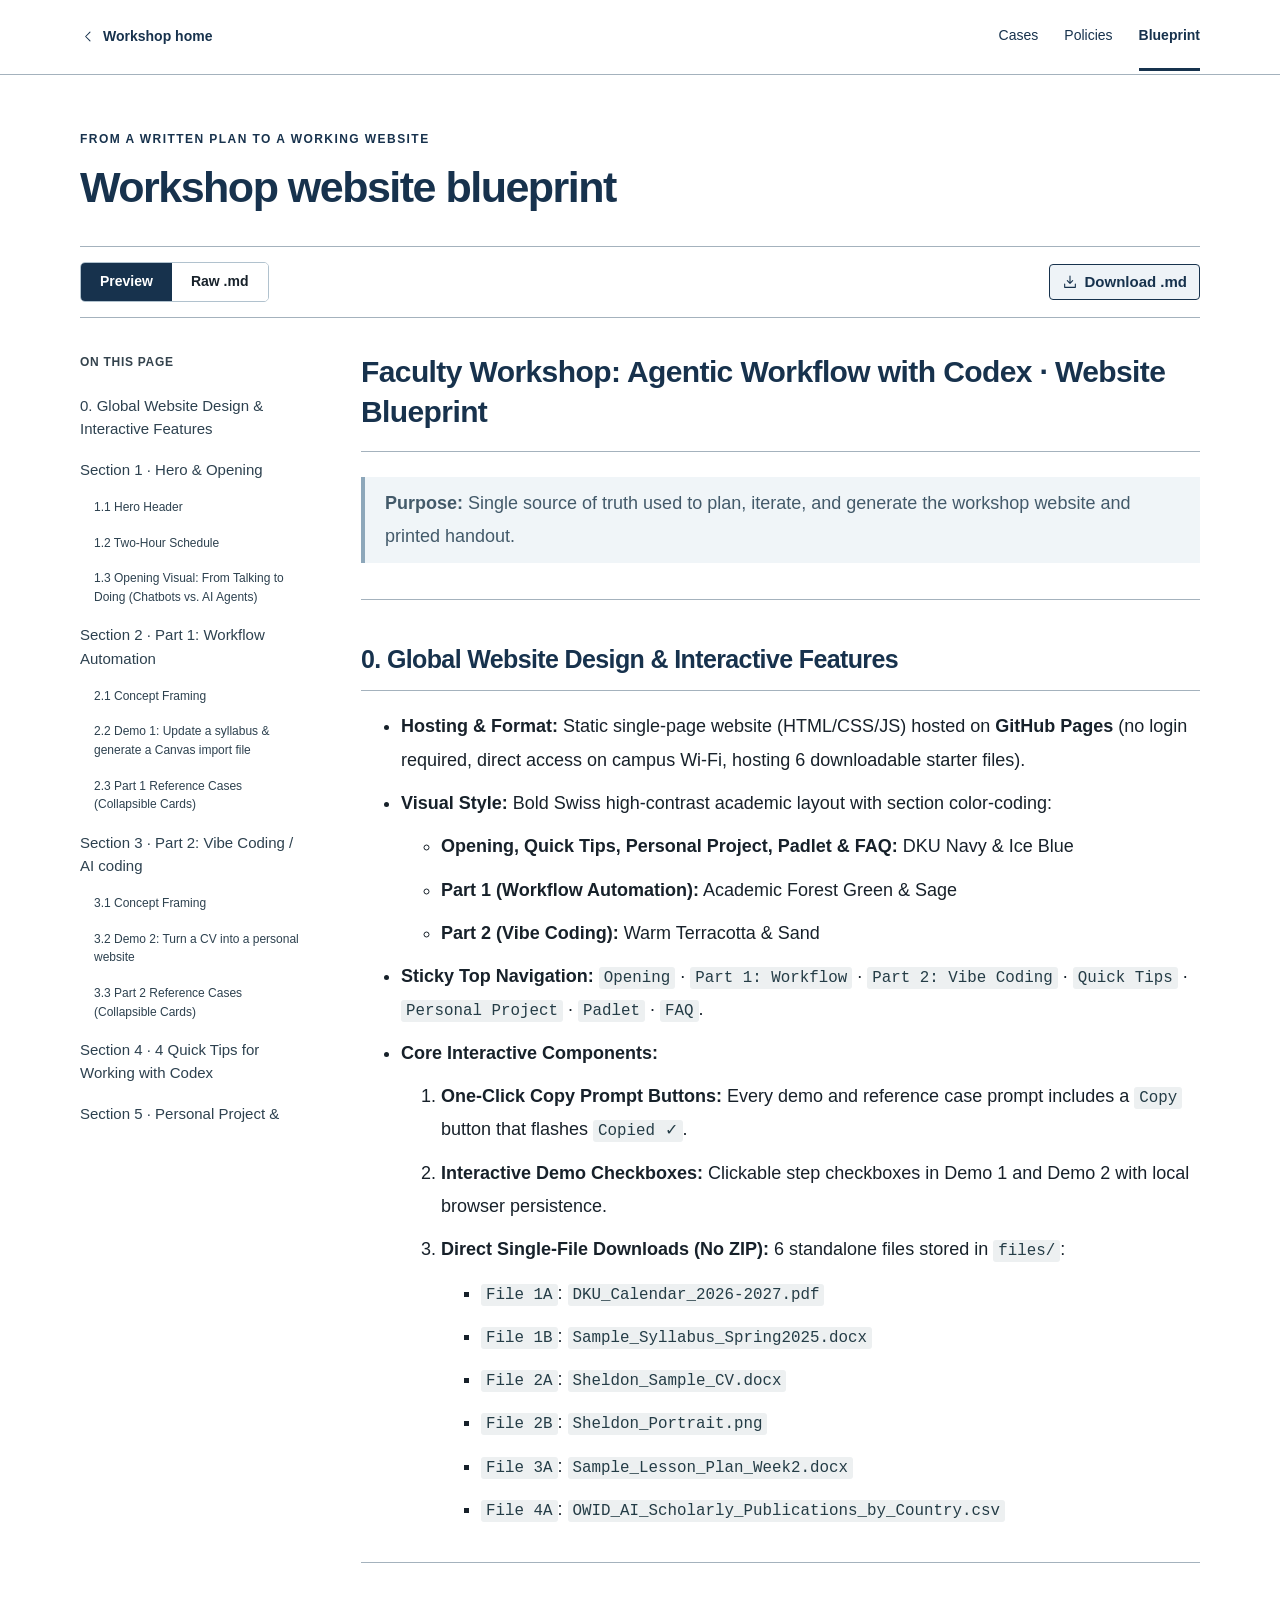
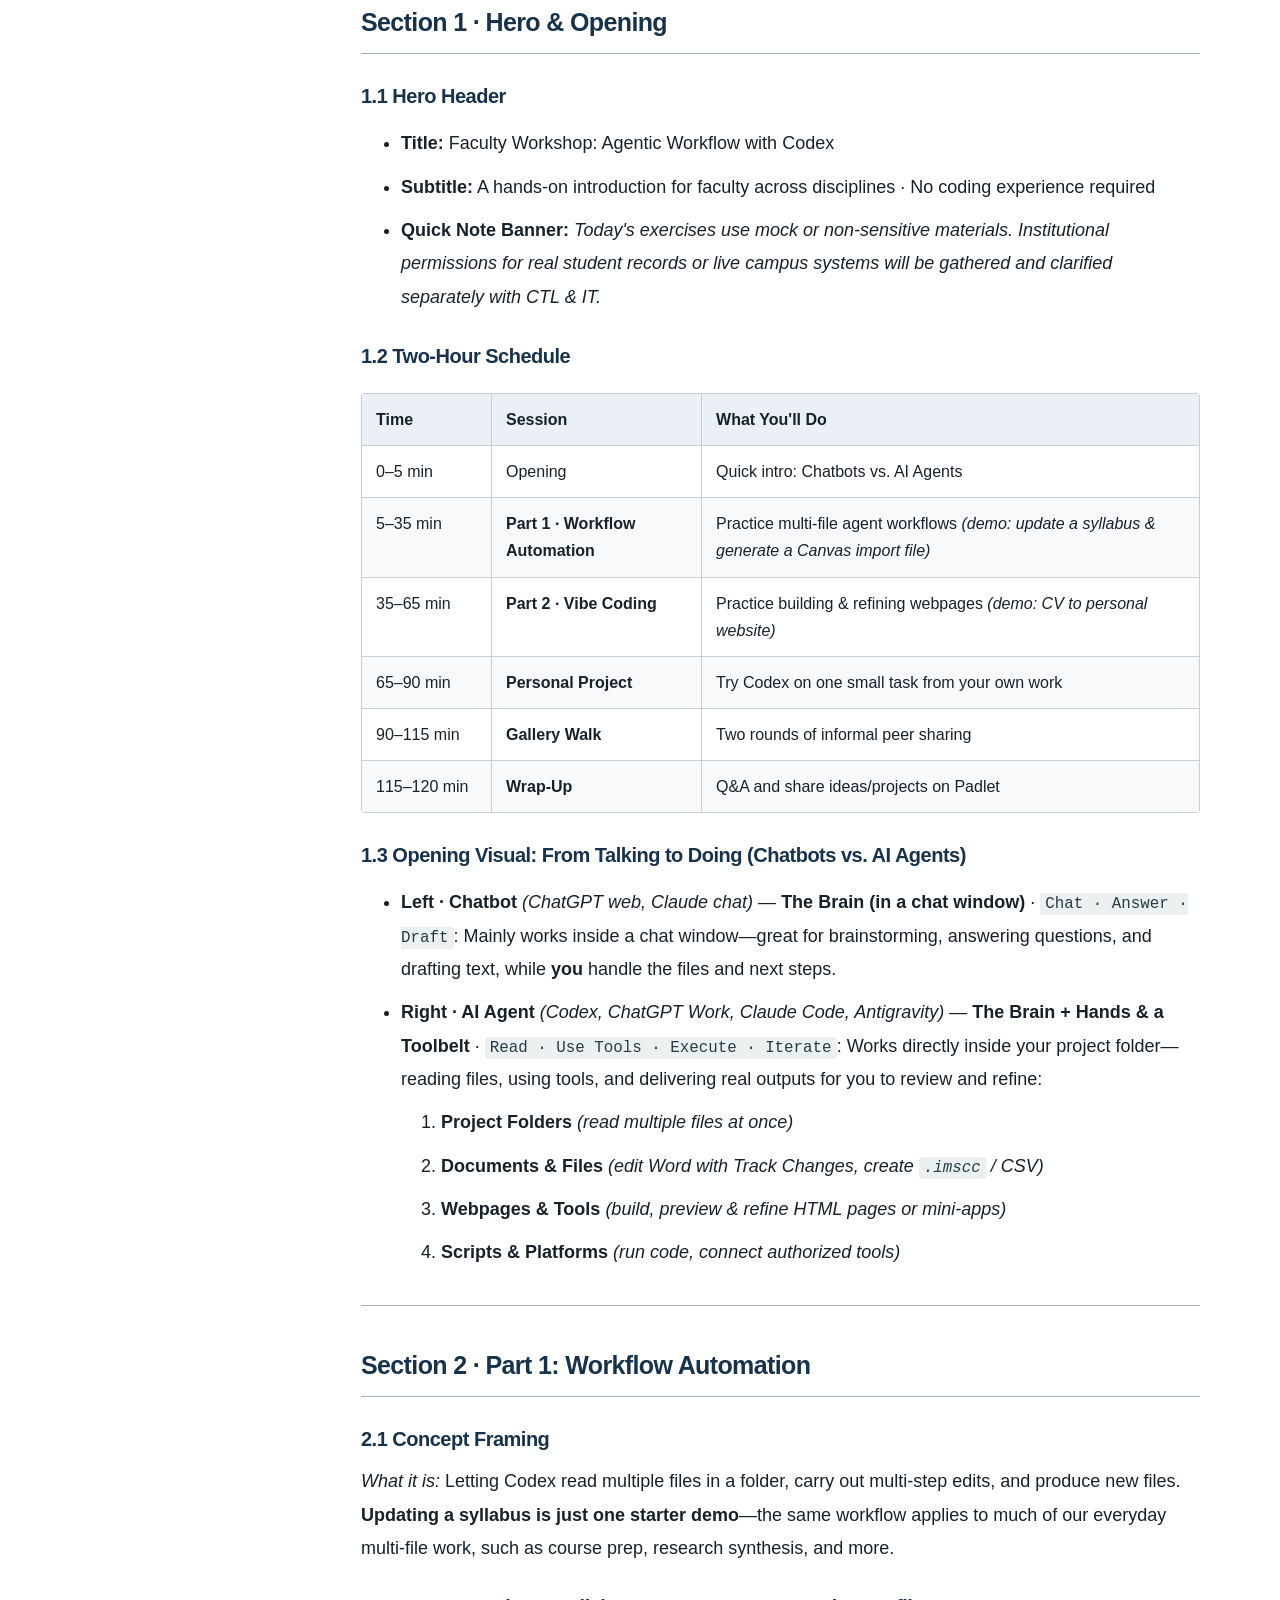
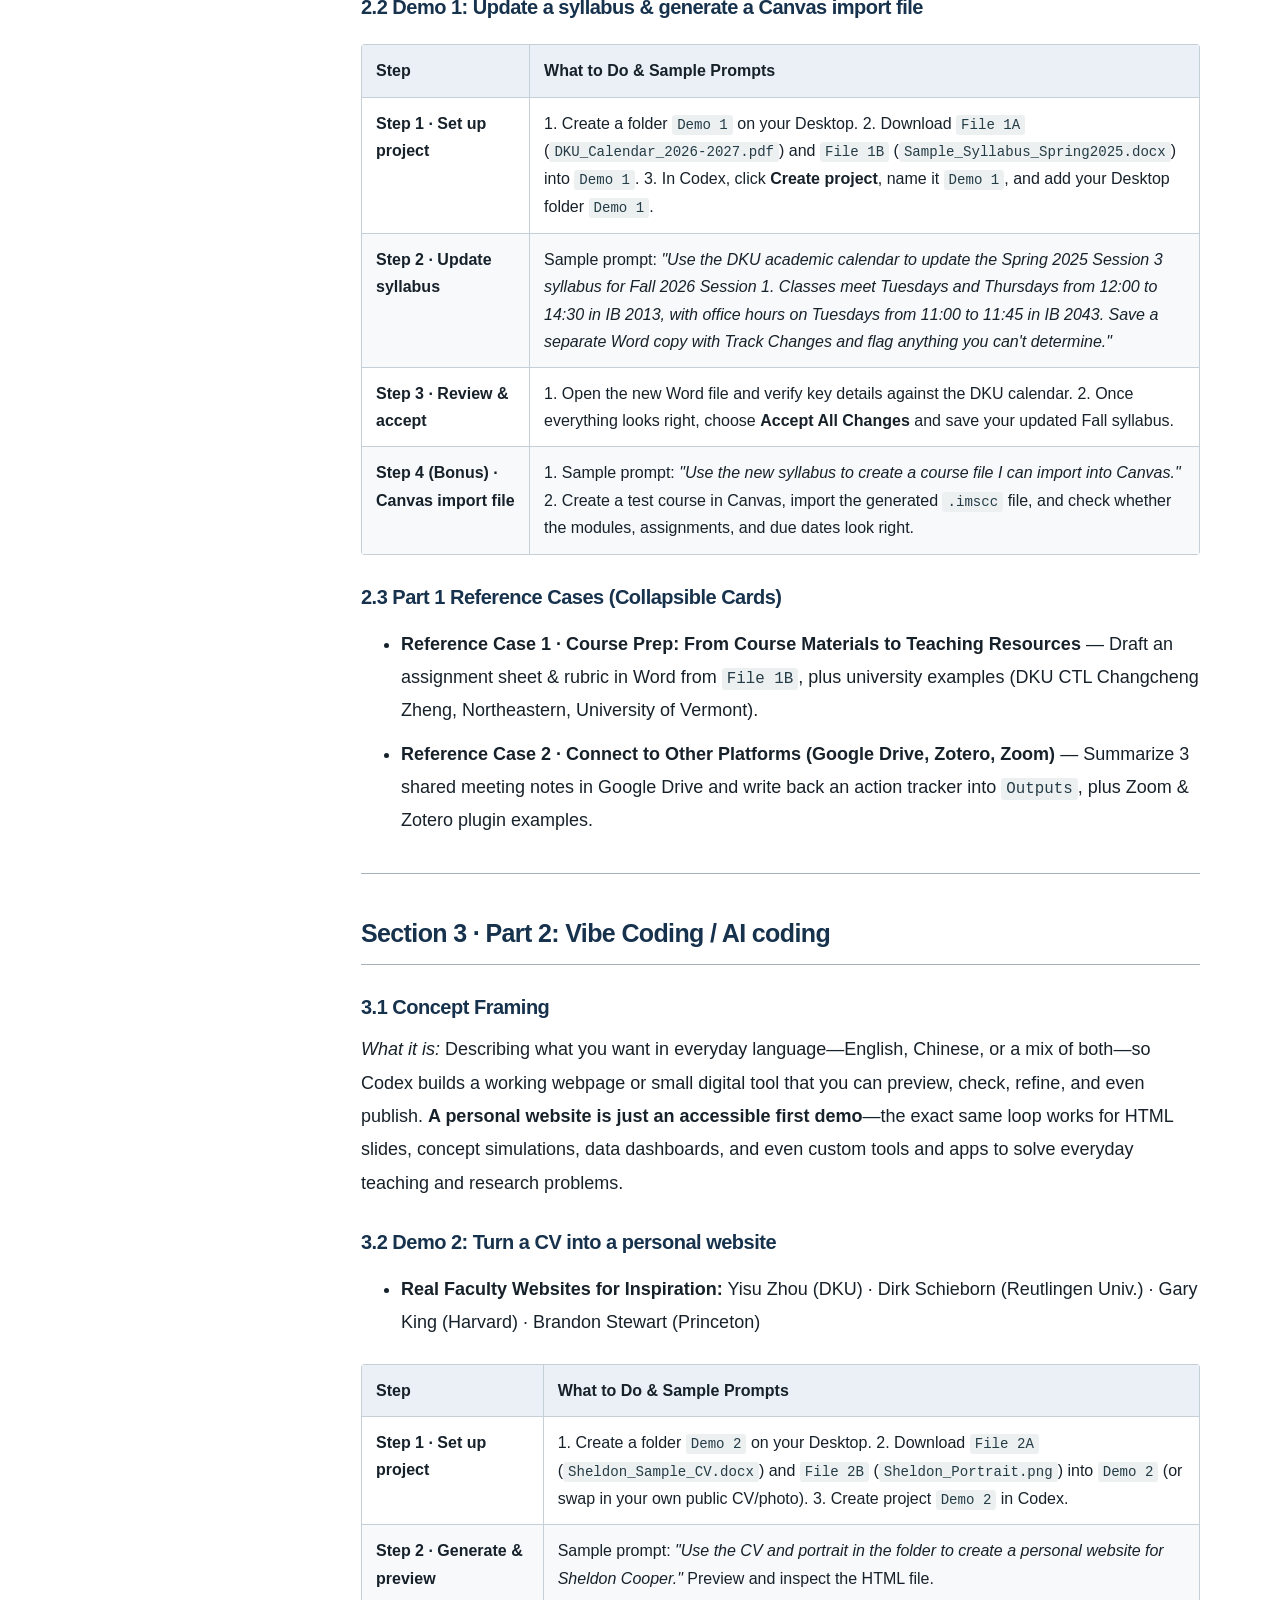
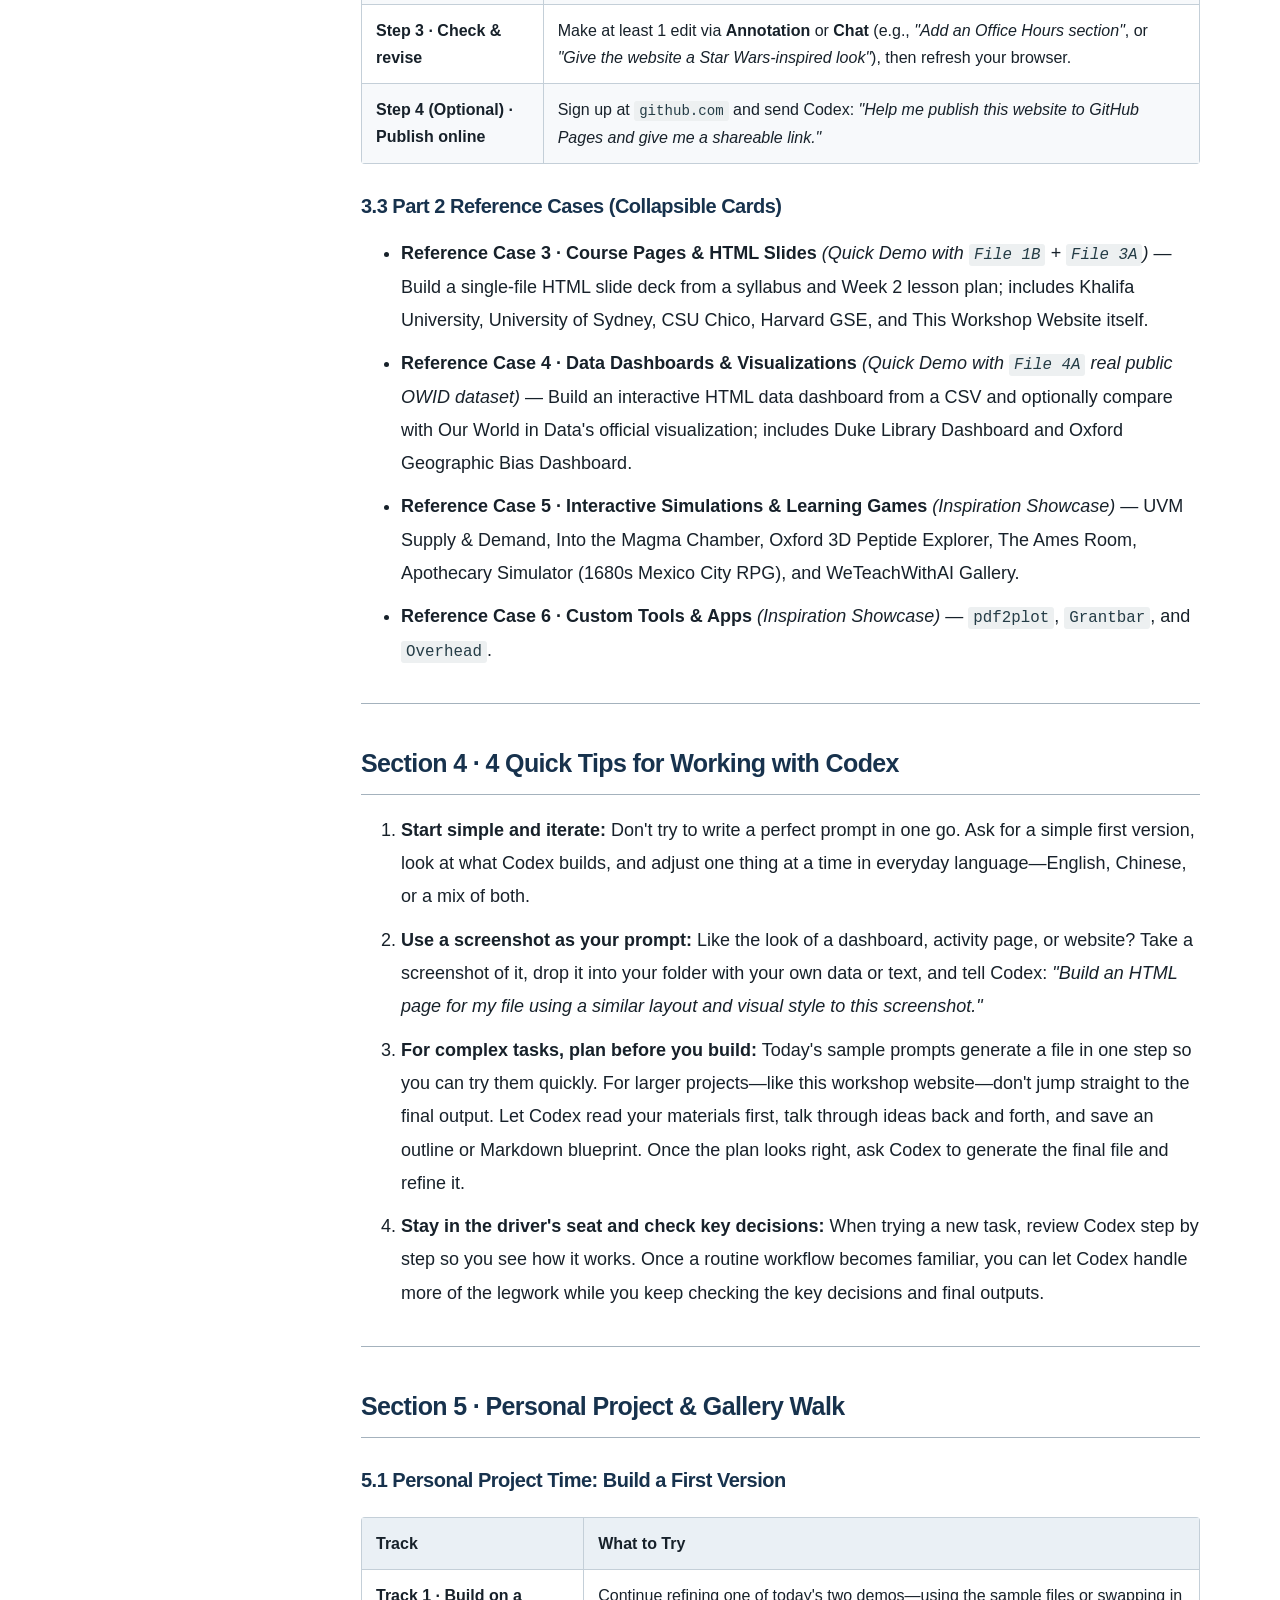
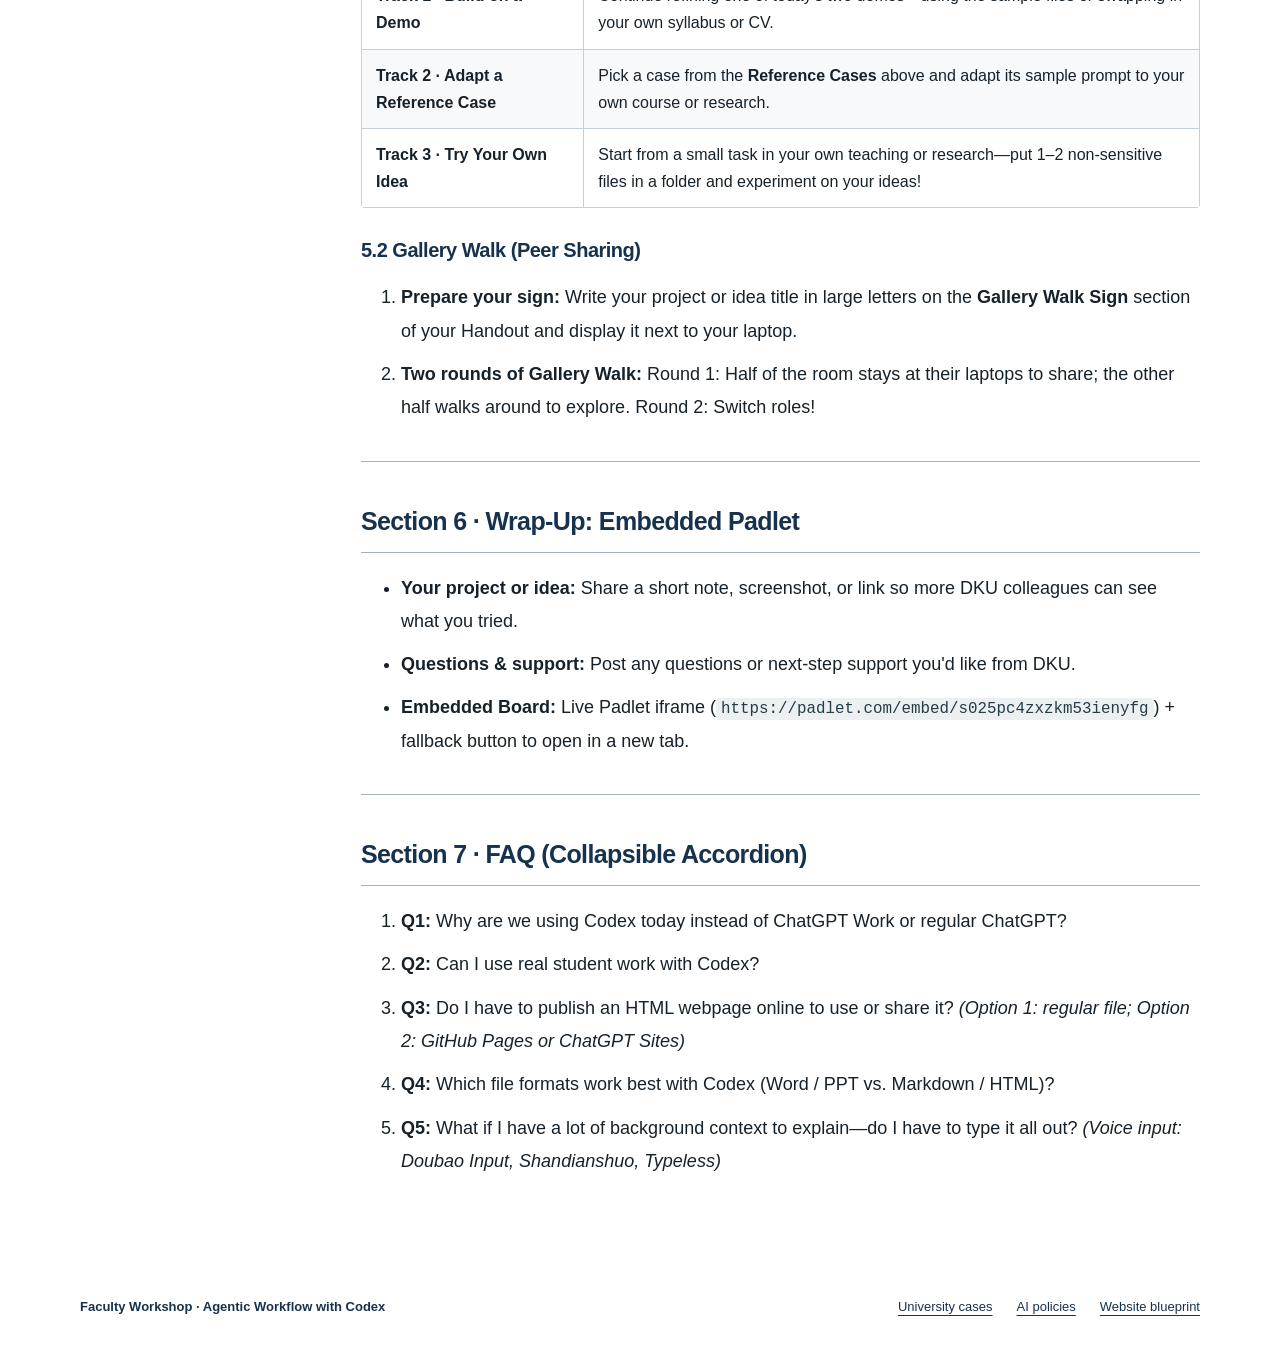
<file: blueprint.html>
<!doctype html><html lang="en"><head><meta charset="utf-8"><meta name="viewport" content="width=device-width,initial-scale=1"><meta name="color-scheme" content="light"><title>Workshop website blueprint · Codex Faculty Workshop</title><link rel="stylesheet" href="styles.css?v=gallery-walk-1"><script src="downloads.js?v=3" defer></script><script src="app.js?v=downloads-3" defer></script></head><body class="document-page"><a class="skip-link" href="#document-content">Skip to document</a><header class="document-header"><div class="container"><a class="doc-back" href="index.html"><svg class="icon " viewBox="0 0 24 24" fill="none" stroke="currentColor" stroke-width="1.65" stroke-linecap="round" stroke-linejoin="round" aria-hidden="true"><path d="m8 5 7 7-7 7"/></svg> Workshop home</a><nav aria-label="Reference documents"><a href="cases.html" >Cases</a><a href="policies.html" >Policies</a><a href="blueprint.html" aria-current="page">Blueprint</a></nav></div></header><main class="container document-main"><div class="doc-title"><p class="eyebrow">From a written plan to a working website</p><h1>Workshop website blueprint</h1></div><div class="doc-toolbar"><div class="view-toggle" role="group" aria-label="Document view"><button type="button" data-view="preview" aria-pressed="true">Preview</button><button type="button" data-view="raw" aria-pressed="false">Raw .md</button></div><a class="download doc-download" href="docs/Workshop_Website_Blueprint.md" download="Workshop_Website_Blueprint.md"><svg class="icon " viewBox="0 0 24 24" fill="none" stroke="currentColor" stroke-width="1.65" stroke-linecap="round" stroke-linejoin="round" aria-hidden="true"><path d="M12 3v11m-4-4 4 4 4-4M4 15v5h16v-5"/></svg><span>Download .md</span></a></div><div class="document-layout"><aside class="document-toc"><p>On this page</p><nav aria-label="Document contents"><a class="toc-level-2" href="#doc-section-2">0. Global Website Design &amp; Interactive Features</a><a class="toc-level-2" href="#doc-section-3">Section 1 · Hero &amp; Opening</a><a class="toc-level-3" href="#doc-section-4">1.1 Hero Header</a><a class="toc-level-3" href="#doc-section-5">1.2 Two-Hour Schedule</a><a class="toc-level-3" href="#doc-section-6">1.3 Opening Visual: From Talking to Doing (Chatbots vs. AI Agents)</a><a class="toc-level-2" href="#doc-section-7">Section 2 · Part 1: Workflow Automation</a><a class="toc-level-3" href="#doc-section-8">2.1 Concept Framing</a><a class="toc-level-3" href="#doc-section-9">2.2 Demo 1: Update a syllabus &amp; generate a Canvas import file</a><a class="toc-level-3" href="#doc-section-10">2.3 Part 1 Reference Cases (Collapsible Cards)</a><a class="toc-level-2" href="#doc-section-11">Section 3 · Part 2: Vibe Coding / AI coding</a><a class="toc-level-3" href="#doc-section-12">3.1 Concept Framing</a><a class="toc-level-3" href="#doc-section-13">3.2 Demo 2: Turn a CV into a personal website</a><a class="toc-level-3" href="#doc-section-14">3.3 Part 2 Reference Cases (Collapsible Cards)</a><a class="toc-level-2" href="#doc-section-15">Section 4 · 4 Quick Tips for Working with Codex</a><a class="toc-level-2" href="#doc-section-16">Section 5 · Personal Project &amp; Gallery Walk</a><a class="toc-level-3" href="#doc-section-17">5.1 Personal Project Time: Build a First Version</a><a class="toc-level-3" href="#doc-section-18">5.2 Gallery Walk (Peer Sharing)</a><a class="toc-level-2" href="#doc-section-19">Section 6 · Wrap-Up: Embedded Padlet</a><a class="toc-level-2" href="#doc-section-20">Section 7 · FAQ (Collapsible Accordion)</a></nav></aside><article id="document-content" class="markdown-body"><h1 id="doc-section-1">Faculty Workshop: Agentic Workflow with Codex · Website Blueprint</h1>
<blockquote>
<p><strong>Purpose:</strong> Single source of truth used to plan, iterate, and generate the workshop website and printed handout.</p>
</blockquote>
<hr>
<h2 id="doc-section-2">0. Global Website Design &amp; Interactive Features</h2>
<ul>
<li><strong>Hosting &amp; Format:</strong> Static single-page website (HTML/CSS/JS) hosted on <strong>GitHub Pages</strong> (no login required, direct access on campus Wi-Fi, hosting 6 downloadable starter files).</li>
<li><strong>Visual Style:</strong> Bold Swiss high-contrast academic layout with section color-coding:<ul>
<li><strong>Opening, Quick Tips, Personal Project, Padlet &amp; FAQ:</strong> DKU Navy &amp; Ice Blue</li>
<li><strong>Part 1 (Workflow Automation):</strong> Academic Forest Green &amp; Sage</li>
<li><strong>Part 2 (Vibe Coding):</strong> Warm Terracotta &amp; Sand</li>
</ul>
</li>
<li><strong>Sticky Top Navigation:</strong> <code>Opening</code> · <code>Part 1: Workflow</code> · <code>Part 2: Vibe Coding</code> · <code>Quick Tips</code> · <code>Personal Project</code> · <code>Padlet</code> · <code>FAQ</code>.</li>
<li><strong>Core Interactive Components:</strong><ol>
<li><strong>One-Click Copy Prompt Buttons:</strong> Every demo and reference case prompt includes a <code>Copy</code> button that flashes <code>Copied ✓</code>.</li>
<li><strong>Interactive Demo Checkboxes:</strong> Clickable step checkboxes in Demo 1 and Demo 2 with local browser persistence.</li>
<li><strong>Direct Single-File Downloads (No ZIP):</strong> 6 standalone files stored in <code>files/</code>:<ul>
<li><code>File 1A</code>: <code>DKU_Calendar_2026-2027.pdf</code></li>
<li><code>File 1B</code>: <code>Sample_Syllabus_Spring2025.docx</code></li>
<li><code>File 2A</code>: <code>Sheldon_Sample_CV.docx</code></li>
<li><code>File 2B</code>: <code>Sheldon_Portrait.png</code></li>
<li><code>File 3A</code>: <code>Sample_Lesson_Plan_Week2.docx</code></li>
<li><code>File 4A</code>: <code>OWID_AI_Scholarly_Publications_by_Country.csv</code></li>
</ul>
</li>
</ol>
</li>
</ul>
<hr>
<h2 id="doc-section-3">Section 1 · Hero &amp; Opening</h2>
<h3 id="doc-section-4">1.1 Hero Header</h3>
<ul>
<li><strong>Title:</strong> Faculty Workshop: Agentic Workflow with Codex</li>
<li><strong>Subtitle:</strong> A hands-on introduction for faculty across disciplines · No coding experience required</li>
<li><strong>Quick Note Banner:</strong> <em>Today&#39;s exercises use mock or non-sensitive materials. Institutional permissions for real student records or live campus systems will be gathered and clarified separately with CTL &amp; IT.</em></li>
</ul>
<h3 id="doc-section-5">1.2 Two-Hour Schedule</h3>
<table>
<thead>
<tr>
<th align="left">Time</th>
<th align="left">Session</th>
<th align="left">What You&#39;ll Do</th>
</tr>
</thead>
<tbody><tr>
<td align="left">0–5 min</td>
<td align="left">Opening</td>
<td align="left">Quick intro: Chatbots vs. AI Agents</td>
</tr>
<tr>
<td align="left">5–35 min</td>
<td align="left"><strong>Part 1 · Workflow Automation</strong></td>
<td align="left">Practice multi-file agent workflows <em>(demo: update a syllabus &amp; generate a Canvas import file)</em></td>
</tr>
<tr>
<td align="left">35–65 min</td>
<td align="left"><strong>Part 2 · Vibe Coding</strong></td>
<td align="left">Practice building &amp; refining webpages <em>(demo: CV to personal website)</em></td>
</tr>
<tr>
<td align="left">65–90 min</td>
<td align="left"><strong>Personal Project</strong></td>
<td align="left">Try Codex on one small task from your own work</td>
</tr>
<tr>
<td align="left">90–115 min</td>
<td align="left"><strong>Gallery Walk</strong></td>
<td align="left">Two rounds of informal peer sharing</td>
</tr>
<tr>
<td align="left">115–120 min</td>
<td align="left"><strong>Wrap-Up</strong></td>
<td align="left">Q&amp;A and share ideas/projects on Padlet</td>
</tr>
</tbody></table>
<h3 id="doc-section-6">1.3 Opening Visual: From Talking to Doing (Chatbots vs. AI Agents)</h3>
<ul>
<li><strong>Left · Chatbot</strong> <em>(ChatGPT web, Claude chat)</em> — <strong>The Brain (in a chat window)</strong> · <code>Chat · Answer · Draft</code>: Mainly works inside a chat window—great for brainstorming, answering questions, and drafting text, while <strong>you</strong> handle the files and next steps.</li>
<li><strong>Right · AI Agent</strong> <em>(Codex, ChatGPT Work, Claude Code, Antigravity)</em> — <strong>The Brain + Hands &amp; a Toolbelt</strong> · <code>Read · Use Tools · Execute · Iterate</code>: Works directly inside your project folder—reading files, using tools, and delivering real outputs for you to review and refine:<ol>
<li><strong>Project Folders</strong> <em>(read multiple files at once)</em></li>
<li><strong>Documents &amp; Files</strong> <em>(edit Word with Track Changes, create <code>.imscc</code> / CSV)</em></li>
<li><strong>Webpages &amp; Tools</strong> <em>(build, preview &amp; refine HTML pages or mini-apps)</em></li>
<li><strong>Scripts &amp; Platforms</strong> <em>(run code, connect authorized tools)</em></li>
</ol>
</li>
</ul>
<hr>
<h2 id="doc-section-7">Section 2 · Part 1: Workflow Automation</h2>
<h3 id="doc-section-8">2.1 Concept Framing</h3>
<p><em>What it is:</em> Letting Codex read multiple files in a folder, carry out multi-step edits, and produce new files. <strong>Updating a syllabus is just one starter demo</strong>—the same workflow applies to much of our everyday multi-file work, such as course prep, research synthesis, and more.</p>
<h3 id="doc-section-9">2.2 Demo 1: Update a syllabus &amp; generate a Canvas import file</h3>
<table>
<thead>
<tr>
<th align="left">Step</th>
<th align="left">What to Do &amp; Sample Prompts</th>
</tr>
</thead>
<tbody><tr>
<td align="left"><strong>Step 1 · Set up project</strong></td>
<td align="left">1. Create a folder <code>Demo 1</code> on your Desktop. 2. Download <code>File 1A</code> (<code>DKU_Calendar_2026-2027.pdf</code>) and <code>File 1B</code> (<code>Sample_Syllabus_Spring2025.docx</code>) into <code>Demo 1</code>. 3. In Codex, click <strong>Create project</strong>, name it <code>Demo 1</code>, and add your Desktop folder <code>Demo 1</code>.</td>
</tr>
<tr>
<td align="left"><strong>Step 2 · Update syllabus</strong></td>
<td align="left">Sample prompt: <em>&quot;Use the DKU academic calendar to update the Spring 2025 Session 3 syllabus for Fall 2026 Session 1. Classes meet Tuesdays and Thursdays from 12:00 to 14:30 in IB 2013, with office hours on Tuesdays from 11:00 to 11:45 in IB 2043. Save a separate Word copy with Track Changes and flag anything you can&#39;t determine.&quot;</em></td>
</tr>
<tr>
<td align="left"><strong>Step 3 · Review &amp; accept</strong></td>
<td align="left">1. Open the new Word file and verify key details against the DKU calendar. 2. Once everything looks right, choose <strong>Accept All Changes</strong> and save your updated Fall syllabus.</td>
</tr>
<tr>
<td align="left"><strong>Step 4 (Bonus) · Canvas import file</strong></td>
<td align="left">1. Sample prompt: <em>&quot;Use the new syllabus to create a course file I can import into Canvas.&quot;</em> 2. Create a test course in Canvas, import the generated <code>.imscc</code> file, and check whether the modules, assignments, and due dates look right.</td>
</tr>
</tbody></table>
<h3 id="doc-section-10">2.3 Part 1 Reference Cases (Collapsible Cards)</h3>
<ul>
<li><strong>Reference Case 1 · Course Prep: From Course Materials to Teaching Resources</strong> — Draft an assignment sheet &amp; rubric in Word from <code>File 1B</code>, plus university examples (DKU CTL Changcheng Zheng, Northeastern, University of Vermont).</li>
<li><strong>Reference Case 2 · Connect to Other Platforms (Google Drive, Zotero, Zoom)</strong> — Summarize 3 shared meeting notes in Google Drive and write back an action tracker into <code>Outputs</code>, plus Zoom &amp; Zotero plugin examples.</li>
</ul>
<hr>
<h2 id="doc-section-11">Section 3 · Part 2: Vibe Coding / AI coding</h2>
<h3 id="doc-section-12">3.1 Concept Framing</h3>
<p><em>What it is:</em> Describing what you want in everyday language—English, Chinese, or a mix of both—so Codex builds a working webpage or small digital tool that you can preview, check, refine, and even publish. <strong>A personal website is just an accessible first demo</strong>—the exact same loop works for HTML slides, concept simulations, data dashboards, and even custom tools and apps to solve everyday teaching and research problems.</p>
<h3 id="doc-section-13">3.2 Demo 2: Turn a CV into a personal website</h3>
<ul>
<li><strong>Real Faculty Websites for Inspiration:</strong> Yisu Zhou (DKU) · Dirk Schieborn (Reutlingen Univ.) · Gary King (Harvard) · Brandon Stewart (Princeton)</li>
</ul>
<table>
<thead>
<tr>
<th align="left">Step</th>
<th align="left">What to Do &amp; Sample Prompts</th>
</tr>
</thead>
<tbody><tr>
<td align="left"><strong>Step 1 · Set up project</strong></td>
<td align="left">1. Create a folder <code>Demo 2</code> on your Desktop. 2. Download <code>File 2A</code> (<code>Sheldon_Sample_CV.docx</code>) and <code>File 2B</code> (<code>Sheldon_Portrait.png</code>) into <code>Demo 2</code> (or swap in your own public CV/photo). 3. Create project <code>Demo 2</code> in Codex.</td>
</tr>
<tr>
<td align="left"><strong>Step 2 · Generate &amp; preview</strong></td>
<td align="left">Sample prompt: <em>&quot;Use the CV and portrait in the folder to create a personal website for Sheldon Cooper.&quot;</em> Preview and inspect the HTML file.</td>
</tr>
<tr>
<td align="left"><strong>Step 3 · Check &amp; revise</strong></td>
<td align="left">Make at least 1 edit via <strong>Annotation</strong> or <strong>Chat</strong> (e.g., <em>&quot;Add an Office Hours section&quot;</em>, or <em>&quot;Give the website a Star Wars-inspired look&quot;</em>), then refresh your browser.</td>
</tr>
<tr>
<td align="left"><strong>Step 4 (Optional) · Publish online</strong></td>
<td align="left">Sign up at <code>github.com</code> and send Codex: <em>&quot;Help me publish this website to GitHub Pages and give me a shareable link.&quot;</em></td>
</tr>
</tbody></table>
<h3 id="doc-section-14">3.3 Part 2 Reference Cases (Collapsible Cards)</h3>
<ul>
<li><strong>Reference Case 3 · Course Pages &amp; HTML Slides</strong> <em>(Quick Demo with <code>File 1B</code> + <code>File 3A</code>)</em> — Build a single-file HTML slide deck from a syllabus and Week 2 lesson plan; includes Khalifa University, University of Sydney, CSU Chico, Harvard GSE, and This Workshop Website itself.</li>
<li><strong>Reference Case 4 · Data Dashboards &amp; Visualizations</strong> <em>(Quick Demo with <code>File 4A</code> real public OWID dataset)</em> — Build an interactive HTML data dashboard from a CSV and optionally compare with Our World in Data&#39;s official visualization; includes Duke Library Dashboard and Oxford Geographic Bias Dashboard.</li>
<li><strong>Reference Case 5 · Interactive Simulations &amp; Learning Games</strong> <em>(Inspiration Showcase)</em> — UVM Supply &amp; Demand, Into the Magma Chamber, Oxford 3D Peptide Explorer, The Ames Room, Apothecary Simulator (1680s Mexico City RPG), and WeTeachWithAI Gallery.</li>
<li><strong>Reference Case 6 · Custom Tools &amp; Apps</strong> <em>(Inspiration Showcase)</em> — <code>pdf2plot</code>, <code>Grantbar</code>, and <code>Overhead</code>.</li>
</ul>
<hr>
<h2 id="doc-section-15">Section 4 · 4 Quick Tips for Working with Codex</h2>
<ol>
<li><strong>Start simple and iterate:</strong> Don&#39;t try to write a perfect prompt in one go. Ask for a simple first version, look at what Codex builds, and adjust one thing at a time in everyday language—English, Chinese, or a mix of both.</li>
<li><strong>Use a screenshot as your prompt:</strong> Like the look of a dashboard, activity page, or website? Take a screenshot of it, drop it into your folder with your own data or text, and tell Codex: <em>&quot;Build an HTML page for my file using a similar layout and visual style to this screenshot.&quot;</em></li>
<li><strong>For complex tasks, plan before you build:</strong> Today&#39;s sample prompts generate a file in one step so you can try them quickly. For larger projects—like this workshop website—don&#39;t jump straight to the final output. Let Codex read your materials first, talk through ideas back and forth, and save an outline or Markdown blueprint. Once the plan looks right, ask Codex to generate the final file and refine it.</li>
<li><strong>Stay in the driver&#39;s seat and check key decisions:</strong> When trying a new task, review Codex step by step so you see how it works. Once a routine workflow becomes familiar, you can let Codex handle more of the legwork while you keep checking the key decisions and final outputs.</li>
</ol>
<hr>
<h2 id="doc-section-16">Section 5 · Personal Project &amp; Gallery Walk</h2>
<h3 id="doc-section-17">5.1 Personal Project Time: Build a First Version</h3>
<table>
<thead>
<tr>
<th align="left">Track</th>
<th align="left">What to Try</th>
</tr>
</thead>
<tbody><tr>
<td align="left"><strong>Track 1 · Build on a Demo</strong></td>
<td align="left">Continue refining one of today&#39;s two demos—using the sample files or swapping in your own syllabus or CV.</td>
</tr>
<tr>
<td align="left"><strong>Track 2 · Adapt a Reference Case</strong></td>
<td align="left">Pick a case from the <strong>Reference Cases</strong> above and adapt its sample prompt to your own course or research.</td>
</tr>
<tr>
<td align="left"><strong>Track 3 · Try Your Own Idea</strong></td>
<td align="left">Start from a small task in your own teaching or research—put 1–2 non-sensitive files in a folder and experiment on your ideas!</td>
</tr>
</tbody></table>
<h3 id="doc-section-18">5.2 Gallery Walk (Peer Sharing)</h3>
<ol>
<li><strong>Prepare your sign:</strong> Write your project or idea title in large letters on the <strong>Gallery Walk Sign</strong> section of your Handout and display it next to your laptop.</li>
<li><strong>Two rounds of Gallery Walk:</strong> Round 1: Half of the room stays at their laptops to share; the other half walks around to explore. Round 2: Switch roles!</li>
</ol>
<hr>
<h2 id="doc-section-19">Section 6 · Wrap-Up: Embedded Padlet</h2>
<ul>
<li><strong>Your project or idea:</strong> Share a short note, screenshot, or link so more DKU colleagues can see what you tried.</li>
<li><strong>Questions &amp; support:</strong> Post any questions or next-step support you&#39;d like from DKU.</li>
<li><strong>Embedded Board:</strong> Live Padlet iframe (<code>https://padlet.com/embed/s025pc4zxzkm53ienyfg</code>) + fallback button to open in a new tab.</li>
</ul>
<hr>
<h2 id="doc-section-20">Section 7 · FAQ (Collapsible Accordion)</h2>
<ol>
<li><strong>Q1:</strong> Why are we using Codex today instead of ChatGPT Work or regular ChatGPT?</li>
<li><strong>Q2:</strong> Can I use real student work with Codex?</li>
<li><strong>Q3:</strong> Do I have to publish an HTML webpage online to use or share it? <em>(Option 1: regular file; Option 2: GitHub Pages or ChatGPT Sites)</em></li>
<li><strong>Q4:</strong> Which file formats work best with Codex (Word / PPT vs. Markdown / HTML)?</li>
<li><strong>Q5:</strong> What if I have a lot of background context to explain—do I have to type it all out? <em>(Voice input: Doubao Input, Shandianshuo, Typeless)</em></li>
</ol>
</article><pre id="raw-content" class="raw-content" hidden><code># Faculty Workshop: Agentic Workflow with Codex · Website Blueprint

&gt; **Purpose:** Single source of truth used to plan, iterate, and generate the workshop website and printed handout.

---

## 0. Global Website Design &amp; Interactive Features

* **Hosting &amp; Format:** Static single-page website (HTML/CSS/JS) hosted on **GitHub Pages** (no login required, direct access on campus Wi-Fi, hosting 6 downloadable starter files).
* **Visual Style:** Bold Swiss high-contrast academic layout with section color-coding:
  * **Opening, Quick Tips, Personal Project, Padlet &amp; FAQ:** DKU Navy &amp; Ice Blue
  * **Part 1 (Workflow Automation):** Academic Forest Green &amp; Sage
  * **Part 2 (Vibe Coding):** Warm Terracotta &amp; Sand
* **Sticky Top Navigation:** `Opening` · `Part 1: Workflow` · `Part 2: Vibe Coding` · `Quick Tips` · `Personal Project` · `Padlet` · `FAQ`.
* **Core Interactive Components:**
  1. **One-Click Copy Prompt Buttons:** Every demo and reference case prompt includes a `Copy` button that flashes `Copied ✓`.
  2. **Interactive Demo Checkboxes:** Clickable step checkboxes in Demo 1 and Demo 2 with local browser persistence.
  3. **Direct Single-File Downloads (No ZIP):** 6 standalone files stored in `files/`:
     * `File 1A`: `DKU_Calendar_2026-2027.pdf`
     * `File 1B`: `Sample_Syllabus_Spring2025.docx`
     * `File 2A`: `Sheldon_Sample_CV.docx`
     * `File 2B`: `Sheldon_Portrait.png`
     * `File 3A`: `Sample_Lesson_Plan_Week2.docx`
     * `File 4A`: `OWID_AI_Scholarly_Publications_by_Country.csv`

---

## Section 1 · Hero &amp; Opening

### 1.1 Hero Header
* **Title:** Faculty Workshop: Agentic Workflow with Codex
* **Subtitle:** A hands-on introduction for faculty across disciplines · No coding experience required
* **Quick Note Banner:** *Today's exercises use mock or non-sensitive materials. Institutional permissions for real student records or live campus systems will be gathered and clarified separately with CTL &amp; IT.*

### 1.2 Two-Hour Schedule

| Time | Session | What You'll Do |
| :--- | :--- | :--- |
| 0–5 min | Opening | Quick intro: Chatbots vs. AI Agents |
| 5–35 min | **Part 1 · Workflow Automation** | Practice multi-file agent workflows *(demo: update a syllabus &amp; generate a Canvas import file)* |
| 35–65 min | **Part 2 · Vibe Coding** | Practice building &amp; refining webpages *(demo: CV to personal website)* |
| 65–90 min | **Personal Project** | Try Codex on one small task from your own work |
| 90–115 min | **Gallery Walk** | Two rounds of informal peer sharing |
| 115–120 min | **Wrap-Up** | Q&amp;A and share ideas/projects on Padlet |

### 1.3 Opening Visual: From Talking to Doing (Chatbots vs. AI Agents)
* **Left · Chatbot** *(ChatGPT web, Claude chat)* — **The Brain (in a chat window)** · `Chat · Answer · Draft`: Mainly works inside a chat window—great for brainstorming, answering questions, and drafting text, while **you** handle the files and next steps.
* **Right · AI Agent** *(Codex, ChatGPT Work, Claude Code, Antigravity)* — **The Brain + Hands &amp; a Toolbelt** · `Read · Use Tools · Execute · Iterate`: Works directly inside your project folder—reading files, using tools, and delivering real outputs for you to review and refine:
  1. **Project Folders** *(read multiple files at once)*
  2. **Documents &amp; Files** *(edit Word with Track Changes, create `.imscc` / CSV)*
  3. **Webpages &amp; Tools** *(build, preview &amp; refine HTML pages or mini-apps)*
  4. **Scripts &amp; Platforms** *(run code, connect authorized tools)*

---

## Section 2 · Part 1: Workflow Automation

### 2.1 Concept Framing
*What it is:* Letting Codex read multiple files in a folder, carry out multi-step edits, and produce new files. **Updating a syllabus is just one starter demo**—the same workflow applies to much of our everyday multi-file work, such as course prep, research synthesis, and more.

### 2.2 Demo 1: Update a syllabus &amp; generate a Canvas import file

| Step | What to Do &amp; Sample Prompts |
| :--- | :--- |
| **Step 1 · Set up project** | 1. Create a folder `Demo 1` on your Desktop. 2. Download `File 1A` (`DKU_Calendar_2026-2027.pdf`) and `File 1B` (`Sample_Syllabus_Spring2025.docx`) into `Demo 1`. 3. In Codex, click **Create project**, name it `Demo 1`, and add your Desktop folder `Demo 1`. |
| **Step 2 · Update syllabus** | Sample prompt: *&quot;Use the DKU academic calendar to update the Spring 2025 Session 3 syllabus for Fall 2026 Session 1. Classes meet Tuesdays and Thursdays from 12:00 to 14:30 in IB 2013, with office hours on Tuesdays from 11:00 to 11:45 in IB 2043. Save a separate Word copy with Track Changes and flag anything you can't determine.&quot;* |
| **Step 3 · Review &amp; accept** | 1. Open the new Word file and verify key details against the DKU calendar. 2. Once everything looks right, choose **Accept All Changes** and save your updated Fall syllabus. |
| **Step 4 (Bonus) · Canvas import file** | 1. Sample prompt: *&quot;Use the new syllabus to create a course file I can import into Canvas.&quot;* 2. Create a test course in Canvas, import the generated `.imscc` file, and check whether the modules, assignments, and due dates look right. |

### 2.3 Part 1 Reference Cases (Collapsible Cards)
* **Reference Case 1 · Course Prep: From Course Materials to Teaching Resources** — Draft an assignment sheet &amp; rubric in Word from `File 1B`, plus university examples (DKU CTL Changcheng Zheng, Northeastern, University of Vermont).
* **Reference Case 2 · Connect to Other Platforms (Google Drive, Zotero, Zoom)** — Summarize 3 shared meeting notes in Google Drive and write back an action tracker into `Outputs`, plus Zoom &amp; Zotero plugin examples.

---

## Section 3 · Part 2: Vibe Coding / AI coding

### 3.1 Concept Framing
*What it is:* Describing what you want in everyday language—English, Chinese, or a mix of both—so Codex builds a working webpage or small digital tool that you can preview, check, refine, and even publish. **A personal website is just an accessible first demo**—the exact same loop works for HTML slides, concept simulations, data dashboards, and even custom tools and apps to solve everyday teaching and research problems.

### 3.2 Demo 2: Turn a CV into a personal website
* **Real Faculty Websites for Inspiration:** Yisu Zhou (DKU) · Dirk Schieborn (Reutlingen Univ.) · Gary King (Harvard) · Brandon Stewart (Princeton)

| Step | What to Do &amp; Sample Prompts |
| :--- | :--- |
| **Step 1 · Set up project** | 1. Create a folder `Demo 2` on your Desktop. 2. Download `File 2A` (`Sheldon_Sample_CV.docx`) and `File 2B` (`Sheldon_Portrait.png`) into `Demo 2` (or swap in your own public CV/photo). 3. Create project `Demo 2` in Codex. |
| **Step 2 · Generate &amp; preview** | Sample prompt: *&quot;Use the CV and portrait in the folder to create a personal website for Sheldon Cooper.&quot;* Preview and inspect the HTML file. |
| **Step 3 · Check &amp; revise** | Make at least 1 edit via **Annotation** or **Chat** (e.g., *&quot;Add an Office Hours section&quot;*, or *&quot;Give the website a Star Wars-inspired look&quot;*), then refresh your browser. |
| **Step 4 (Optional) · Publish online** | Sign up at `github.com` and send Codex: *&quot;Help me publish this website to GitHub Pages and give me a shareable link.&quot;* |

### 3.3 Part 2 Reference Cases (Collapsible Cards)
* **Reference Case 3 · Course Pages &amp; HTML Slides** *(Quick Demo with `File 1B` + `File 3A`)* — Build a single-file HTML slide deck from a syllabus and Week 2 lesson plan; includes Khalifa University, University of Sydney, CSU Chico, Harvard GSE, and This Workshop Website itself.
* **Reference Case 4 · Data Dashboards &amp; Visualizations** *(Quick Demo with `File 4A` real public OWID dataset)* — Build an interactive HTML data dashboard from a CSV and optionally compare with Our World in Data's official visualization; includes Duke Library Dashboard and Oxford Geographic Bias Dashboard.
* **Reference Case 5 · Interactive Simulations &amp; Learning Games** *(Inspiration Showcase)* — UVM Supply &amp; Demand, Into the Magma Chamber, Oxford 3D Peptide Explorer, The Ames Room, Apothecary Simulator (1680s Mexico City RPG), and WeTeachWithAI Gallery.
* **Reference Case 6 · Custom Tools &amp; Apps** *(Inspiration Showcase)* — `pdf2plot`, `Grantbar`, and `Overhead`.

---

## Section 4 · 4 Quick Tips for Working with Codex

1. **Start simple and iterate:** Don't try to write a perfect prompt in one go. Ask for a simple first version, look at what Codex builds, and adjust one thing at a time in everyday language—English, Chinese, or a mix of both.
2. **Use a screenshot as your prompt:** Like the look of a dashboard, activity page, or website? Take a screenshot of it, drop it into your folder with your own data or text, and tell Codex: *&quot;Build an HTML page for my file using a similar layout and visual style to this screenshot.&quot;*
3. **For complex tasks, plan before you build:** Today's sample prompts generate a file in one step so you can try them quickly. For larger projects—like this workshop website—don't jump straight to the final output. Let Codex read your materials first, talk through ideas back and forth, and save an outline or Markdown blueprint. Once the plan looks right, ask Codex to generate the final file and refine it.
4. **Stay in the driver's seat and check key decisions:** When trying a new task, review Codex step by step so you see how it works. Once a routine workflow becomes familiar, you can let Codex handle more of the legwork while you keep checking the key decisions and final outputs.

---

## Section 5 · Personal Project &amp; Gallery Walk

### 5.1 Personal Project Time: Build a First Version

| Track | What to Try |
| :--- | :--- |
| **Track 1 · Build on a Demo** | Continue refining one of today's two demos—using the sample files or swapping in your own syllabus or CV. |
| **Track 2 · Adapt a Reference Case** | Pick a case from the **Reference Cases** above and adapt its sample prompt to your own course or research. |
| **Track 3 · Try Your Own Idea** | Start from a small task in your own teaching or research—put 1–2 non-sensitive files in a folder and experiment on your ideas! |

### 5.2 Gallery Walk (Peer Sharing)
1. **Prepare your sign:** Write your project or idea title in large letters on the **Gallery Walk Sign** section of your Handout and display it next to your laptop.
2. **Two rounds of Gallery Walk:** Round 1: Half of the room stays at their laptops to share; the other half walks around to explore. Round 2: Switch roles!

---

## Section 6 · Wrap-Up: Embedded Padlet

* **Your project or idea:** Share a short note, screenshot, or link so more DKU colleagues can see what you tried.
* **Questions &amp; support:** Post any questions or next-step support you'd like from DKU.
* **Embedded Board:** Live Padlet iframe (`https://padlet.com/embed/s025pc4zxzkm53ienyfg`) + fallback button to open in a new tab.

---

## Section 7 · FAQ (Collapsible Accordion)

1. **Q1:** Why are we using Codex today instead of ChatGPT Work or regular ChatGPT?
2. **Q2:** Can I use real student work with Codex?
3. **Q3:** Do I have to publish an HTML webpage online to use or share it? *(Option 1: regular file; Option 2: GitHub Pages or ChatGPT Sites)*
4. **Q4:** Which file formats work best with Codex (Word / PPT vs. Markdown / HTML)?
5. **Q5:** What if I have a lot of background context to explain—do I have to type it all out? *(Voice input: Doubao Input, Shandianshuo, Typeless)*
</code></pre></div></main><footer class="site-footer"><a class="footer-title" href="index.html">Faculty Workshop · Agentic Workflow with Codex</a><nav aria-label="Reference documents"><a href="cases.html">University cases</a><a href="policies.html">AI policies</a><a href="blueprint.html">Website blueprint</a></nav></footer><div id="status-message" class="sr-only" role="status" aria-live="polite"></div></body></html>
</file>
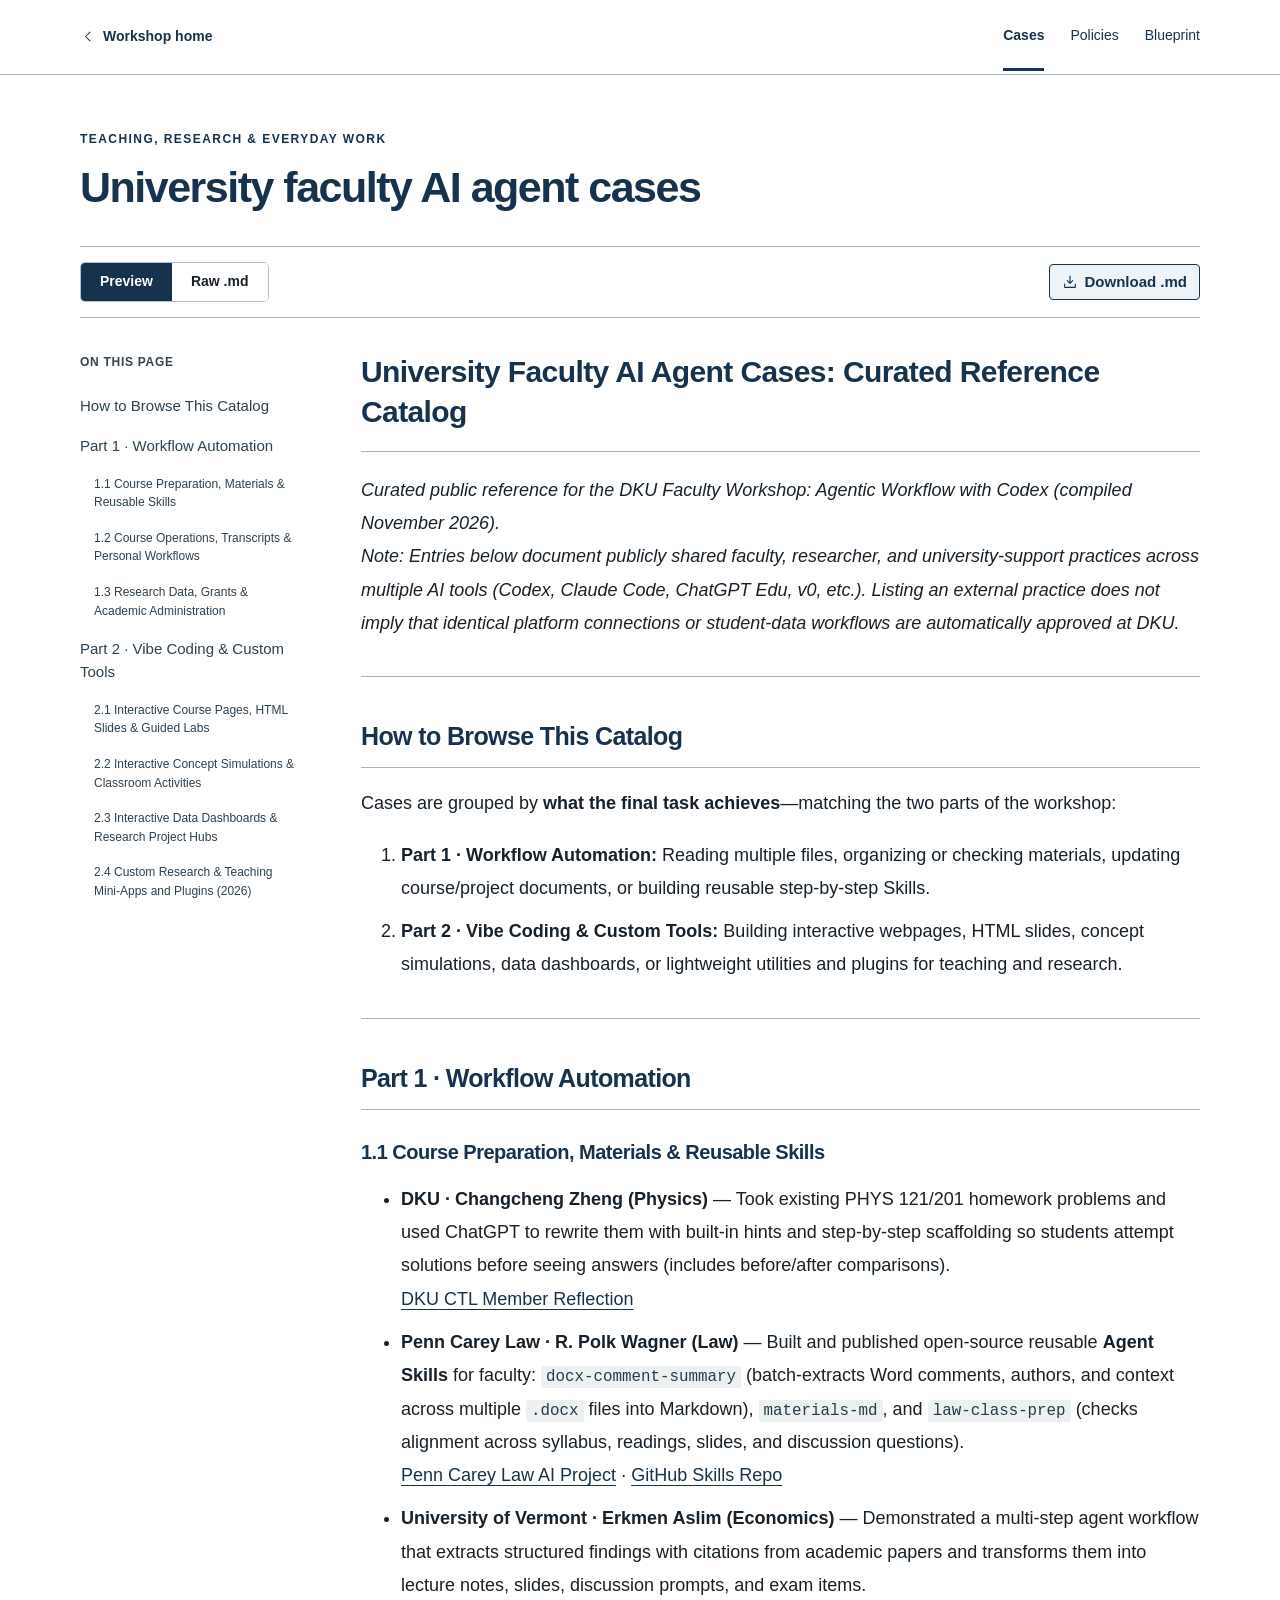
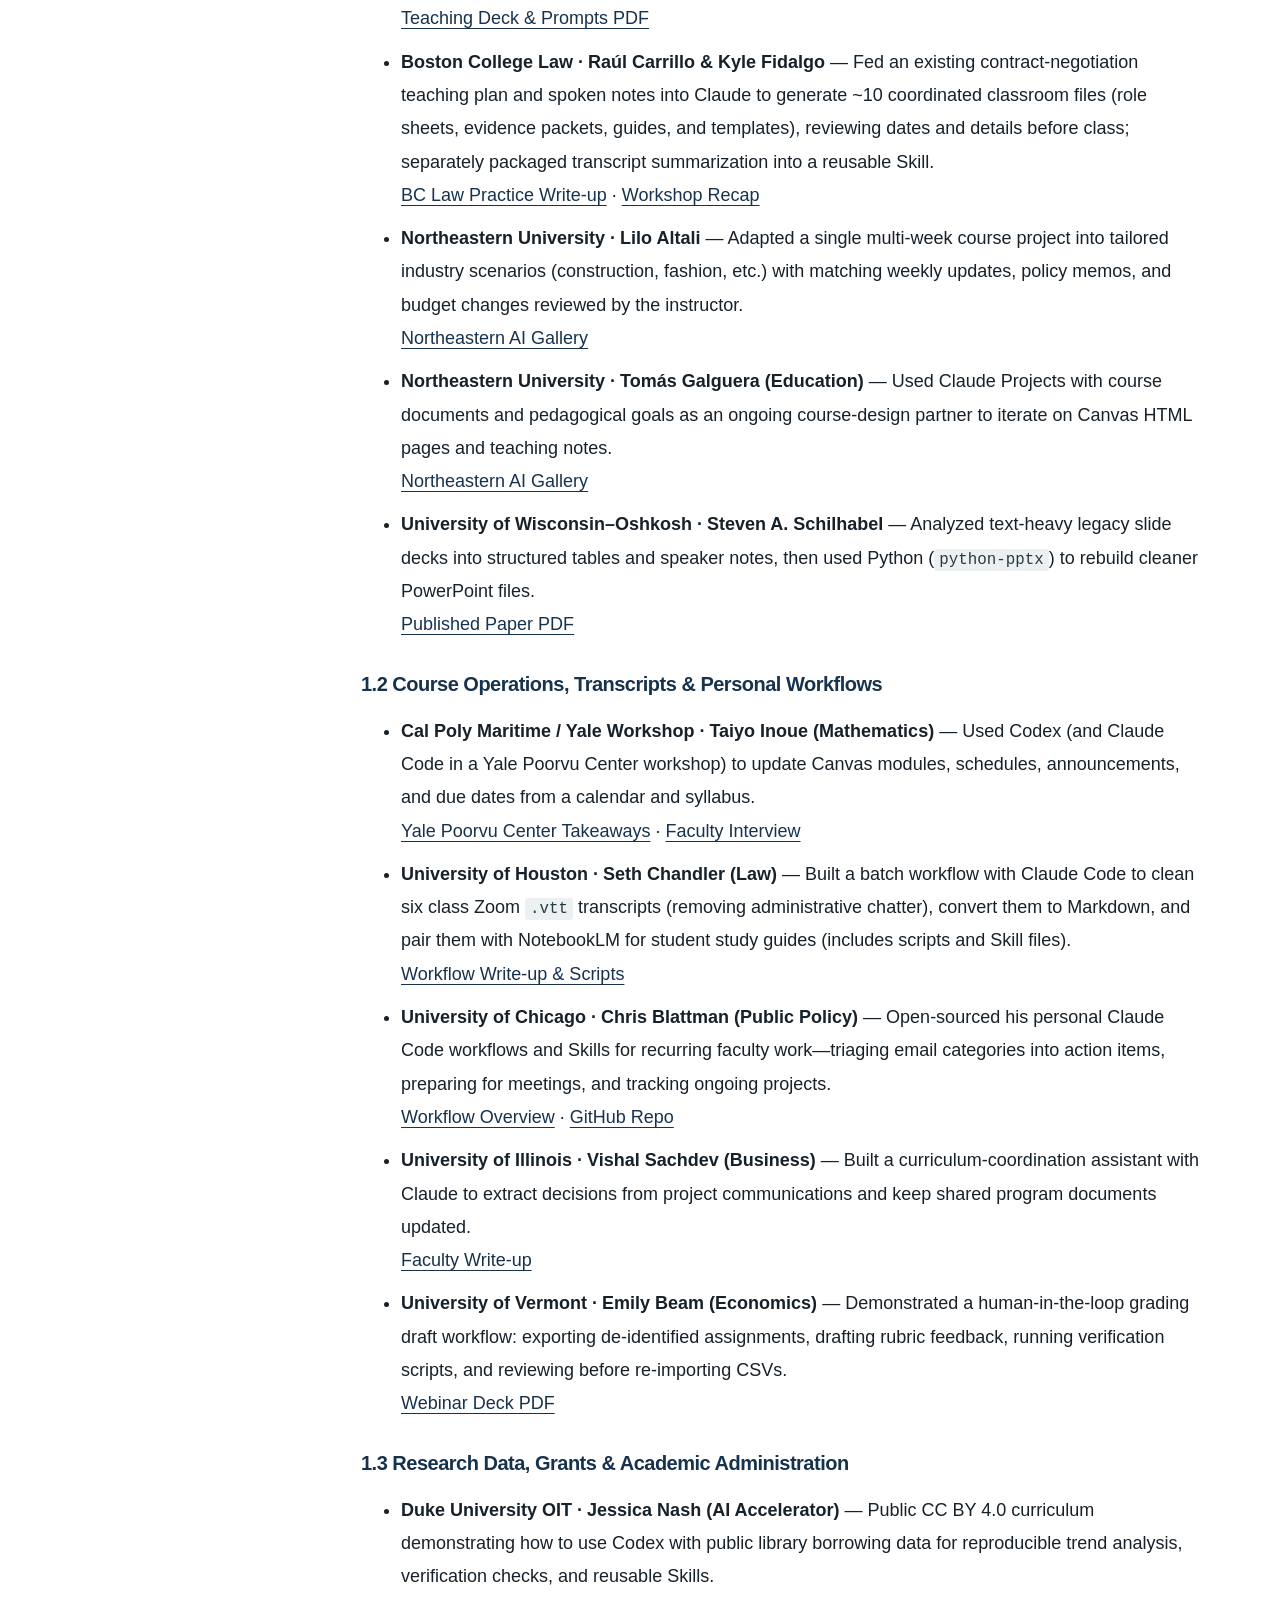
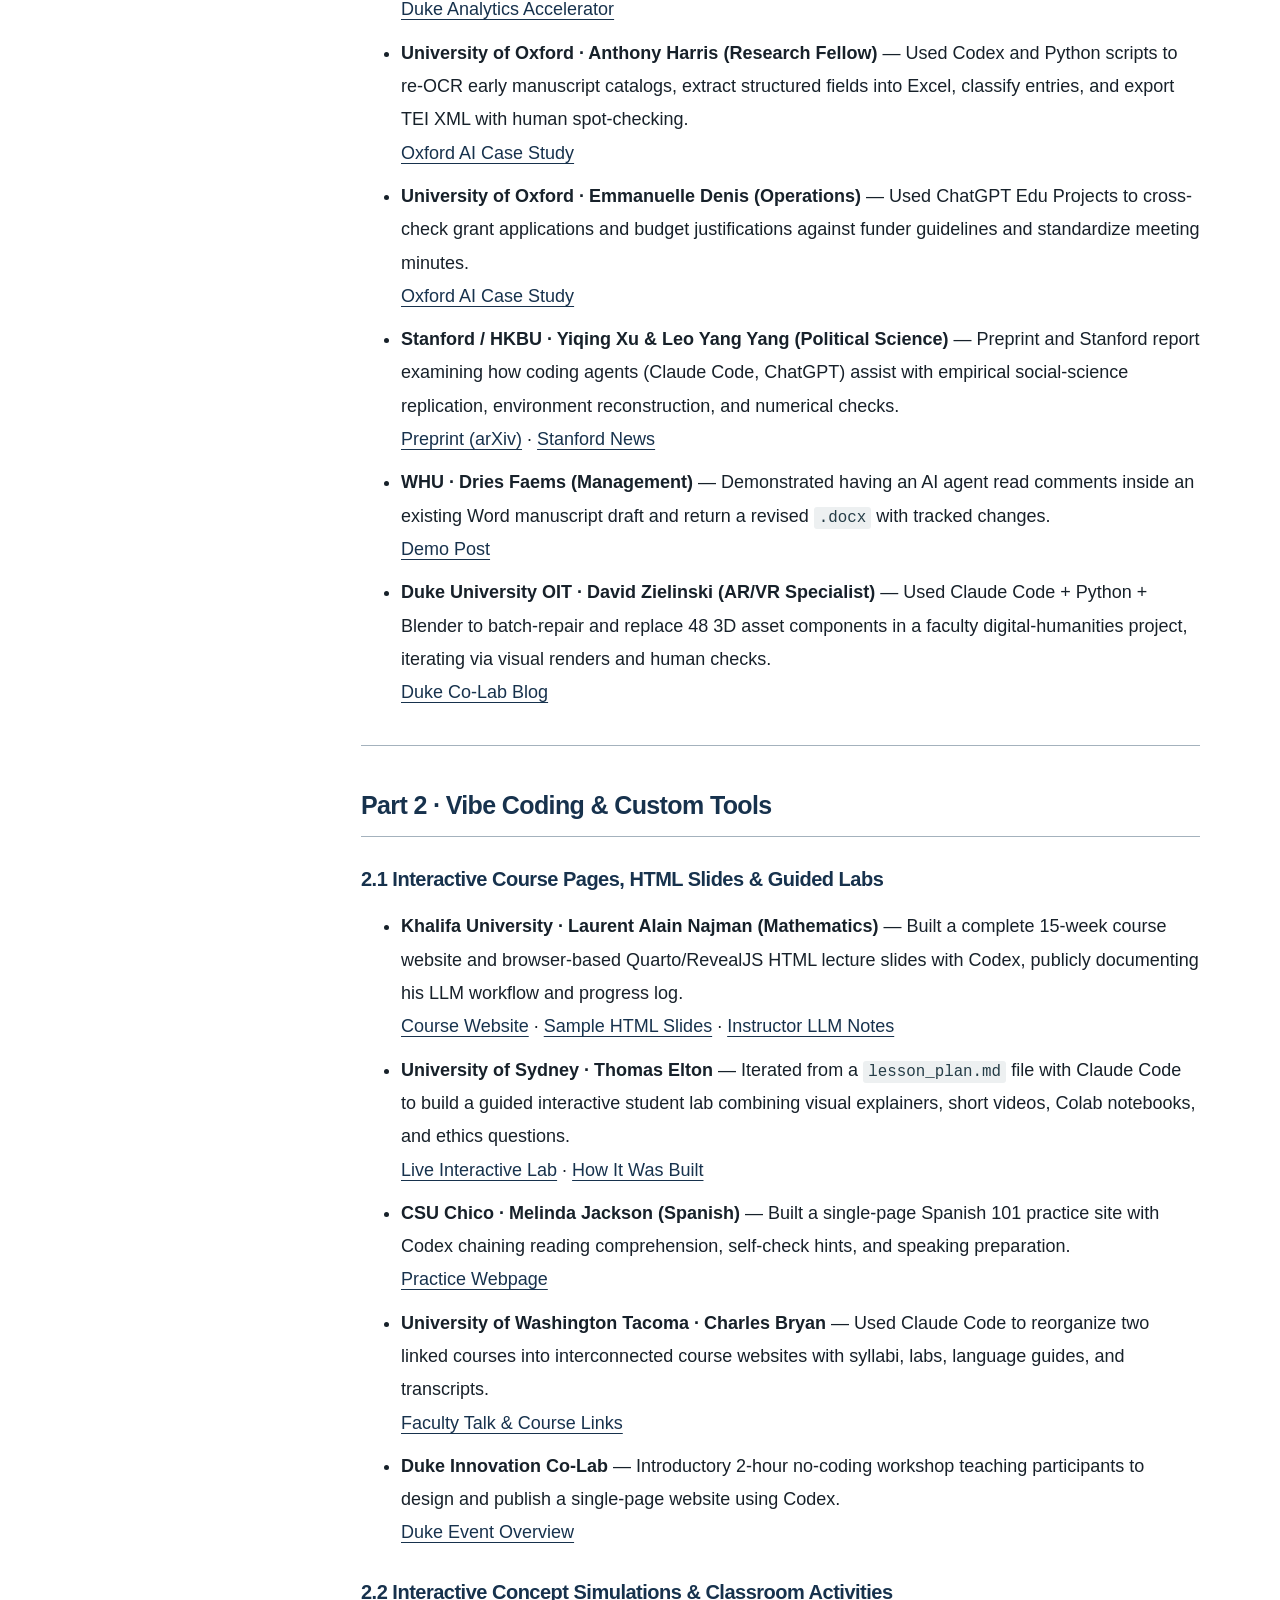
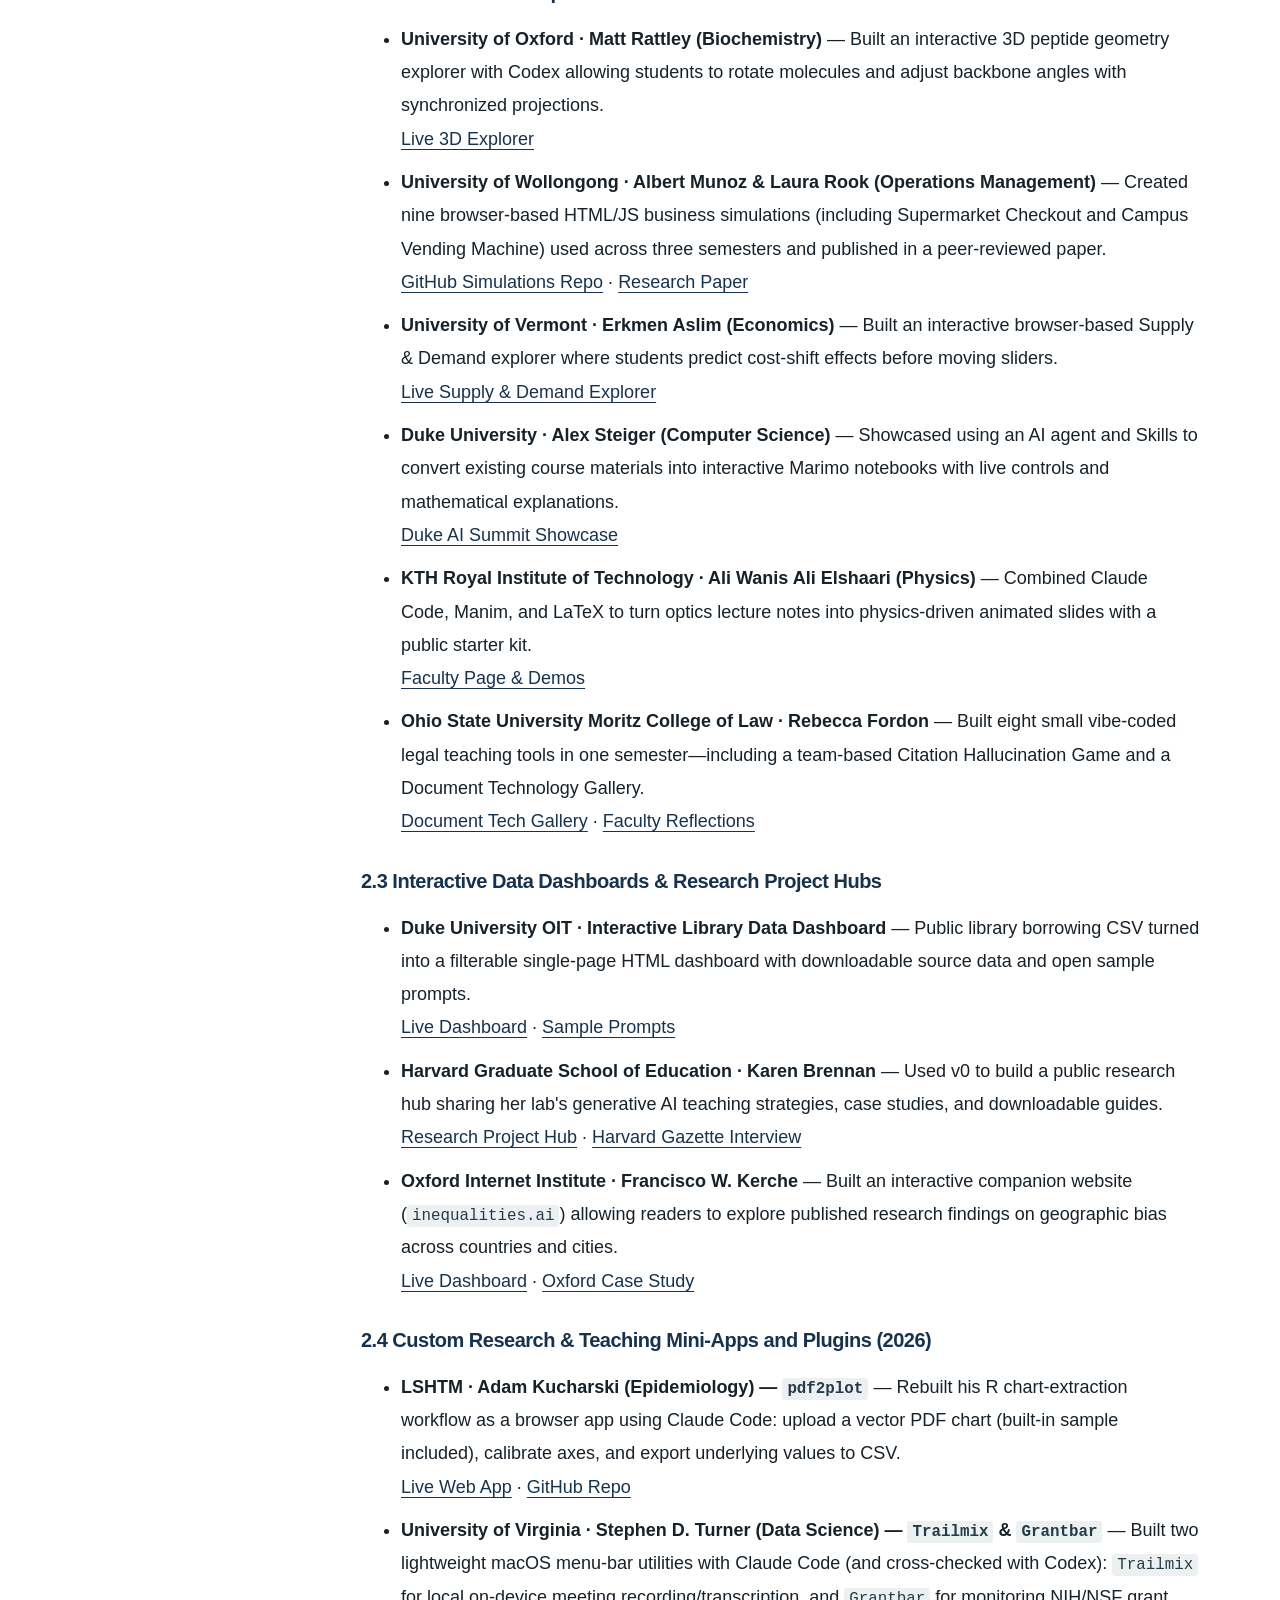
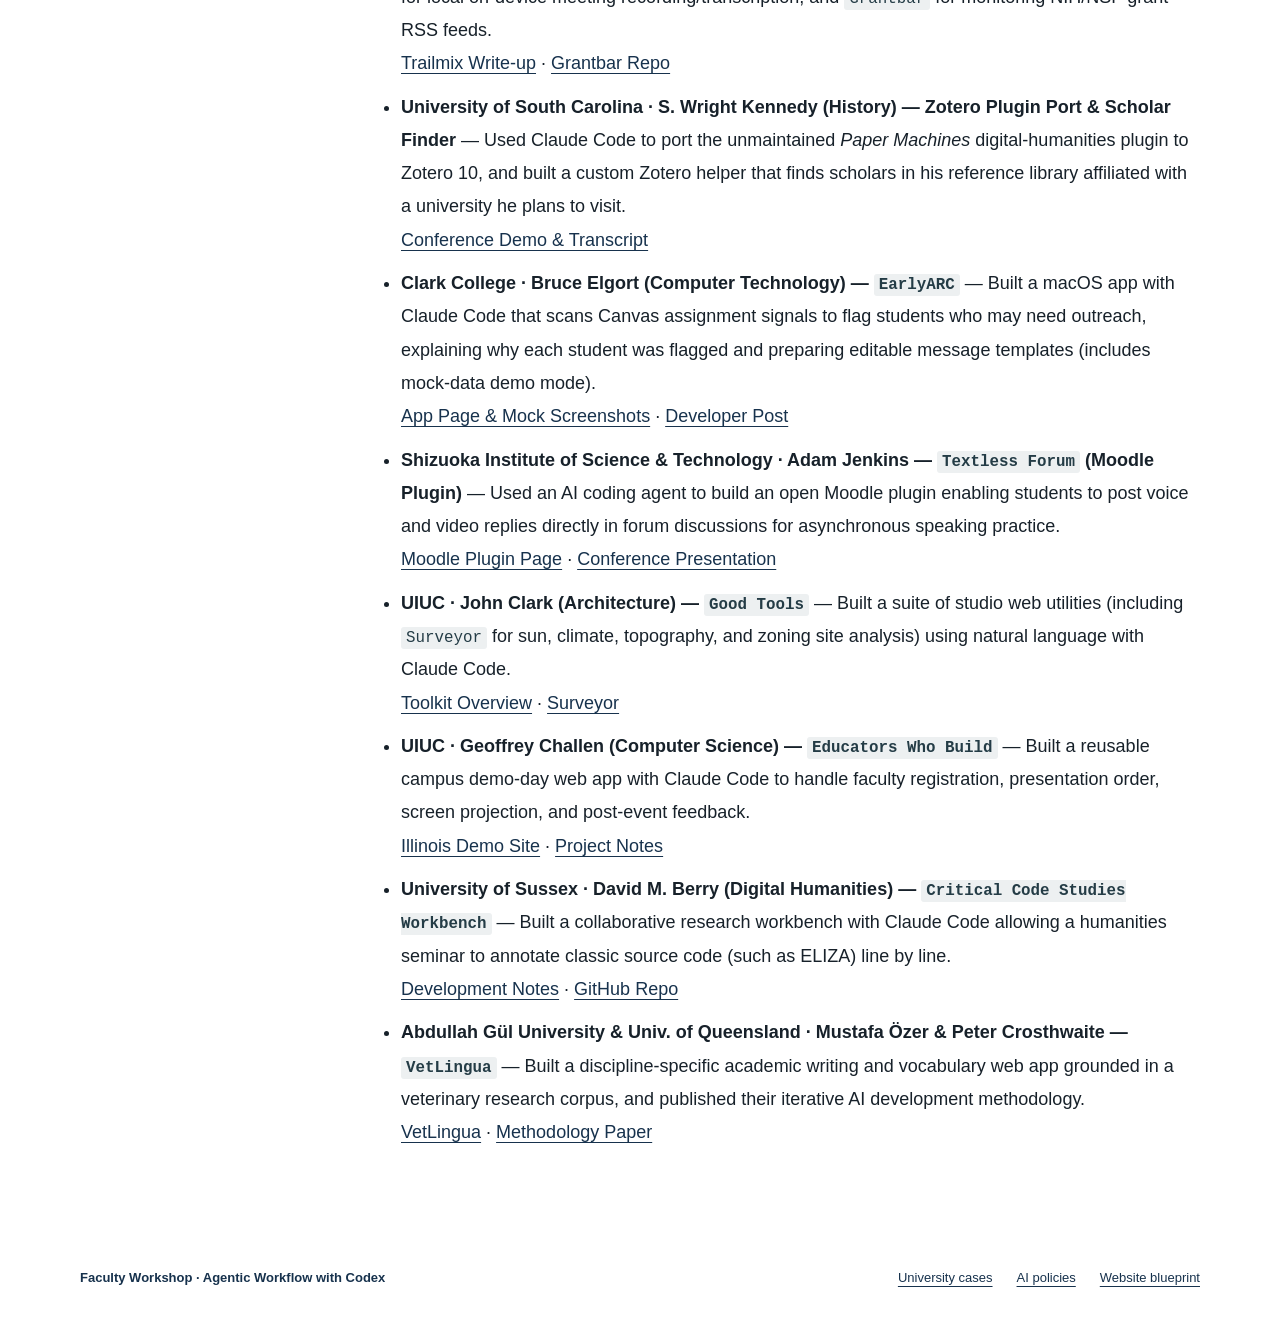
<file: cases.html>
<!doctype html><html lang="en"><head><meta charset="utf-8"><meta name="viewport" content="width=device-width,initial-scale=1"><meta name="color-scheme" content="light"><title>University faculty AI agent cases · Codex Faculty Workshop</title><link rel="stylesheet" href="styles.css?v=gallery-walk-1"><script src="downloads.js?v=3" defer></script><script src="app.js?v=downloads-3" defer></script></head><body class="document-page"><a class="skip-link" href="#document-content">Skip to document</a><header class="document-header"><div class="container"><a class="doc-back" href="index.html"><svg class="icon " viewBox="0 0 24 24" fill="none" stroke="currentColor" stroke-width="1.65" stroke-linecap="round" stroke-linejoin="round" aria-hidden="true"><path d="m8 5 7 7-7 7"/></svg> Workshop home</a><nav aria-label="Reference documents"><a href="cases.html" aria-current="page">Cases</a><a href="policies.html" >Policies</a><a href="blueprint.html" >Blueprint</a></nav></div></header><main class="container document-main"><div class="doc-title"><p class="eyebrow">Teaching, research & everyday work</p><h1>University faculty AI agent cases</h1></div><div class="doc-toolbar"><div class="view-toggle" role="group" aria-label="Document view"><button type="button" data-view="preview" aria-pressed="true">Preview</button><button type="button" data-view="raw" aria-pressed="false">Raw .md</button></div><a class="download doc-download" href="docs/University_Faculty_AI_Agent_Cases.md" download="University_Faculty_AI_Agent_Cases.md"><svg class="icon " viewBox="0 0 24 24" fill="none" stroke="currentColor" stroke-width="1.65" stroke-linecap="round" stroke-linejoin="round" aria-hidden="true"><path d="M12 3v11m-4-4 4 4 4-4M4 15v5h16v-5"/></svg><span>Download .md</span></a></div><div class="document-layout"><aside class="document-toc"><p>On this page</p><nav aria-label="Document contents"><a class="toc-level-2" href="#doc-section-2">How to Browse This Catalog</a><a class="toc-level-2" href="#doc-section-3">Part 1 · Workflow Automation</a><a class="toc-level-3" href="#doc-section-4">1.1 Course Preparation, Materials &amp; Reusable Skills</a><a class="toc-level-3" href="#doc-section-5">1.2 Course Operations, Transcripts &amp; Personal Workflows</a><a class="toc-level-3" href="#doc-section-6">1.3 Research Data, Grants &amp; Academic Administration</a><a class="toc-level-2" href="#doc-section-7">Part 2 · Vibe Coding &amp; Custom Tools</a><a class="toc-level-3" href="#doc-section-8">2.1 Interactive Course Pages, HTML Slides &amp; Guided Labs</a><a class="toc-level-3" href="#doc-section-9">2.2 Interactive Concept Simulations &amp; Classroom Activities</a><a class="toc-level-3" href="#doc-section-10">2.3 Interactive Data Dashboards &amp; Research Project Hubs</a><a class="toc-level-3" href="#doc-section-11">2.4 Custom Research &amp; Teaching Mini-Apps and Plugins (2026)</a></nav></aside><article id="document-content" class="markdown-body"><h1 id="doc-section-1">University Faculty AI Agent Cases: Curated Reference Catalog</h1>
<p><em>Curated public reference for the DKU Faculty Workshop: Agentic Workflow with Codex (compiled November 2026).</em><br><em>Note: Entries below document publicly shared faculty, researcher, and university-support practices across multiple AI tools (Codex, Claude Code, ChatGPT Edu, v0, etc.). Listing an external practice does not imply that identical platform connections or student-data workflows are automatically approved at DKU.</em></p>
<hr>
<h2 id="doc-section-2">How to Browse This Catalog</h2>
<p>Cases are grouped by <strong>what the final task achieves</strong>—matching the two parts of the workshop:</p>
<ol>
<li><strong>Part 1 · Workflow Automation:</strong> Reading multiple files, organizing or checking materials, updating course/project documents, or building reusable step-by-step Skills.</li>
<li><strong>Part 2 · Vibe Coding &amp; Custom Tools:</strong> Building interactive webpages, HTML slides, concept simulations, data dashboards, or lightweight utilities and plugins for teaching and research.</li>
</ol>
<hr>
<h2 id="doc-section-3">Part 1 · Workflow Automation</h2>
<h3 id="doc-section-4">1.1 Course Preparation, Materials &amp; Reusable Skills</h3>
<ul>
<li><strong>DKU · Changcheng Zheng (Physics)</strong> — Took existing PHYS 121/201 homework problems and used ChatGPT to rewrite them with built-in hints and step-by-step scaffolding so students attempt solutions before seeing answers (includes before/after comparisons).<br><a href="https://ctl.dukekunshan.edu.cn/programs/faculty-learning-community/2025-program/member-reflection-zheng">DKU CTL Member Reflection</a></li>
<li><strong>Penn Carey Law · R. Polk Wagner (Law)</strong> — Built and published open-source reusable <strong>Agent Skills</strong> for faculty: <code>docx-comment-summary</code> (batch-extracts Word comments, authors, and context across multiple <code>.docx</code> files into Markdown), <code>materials-md</code>, and <code>law-class-prep</code> (checks alignment across syllabus, readings, slides, and discussion questions).<br><a href="https://resources.pennai.law/claude-skills.html">Penn Carey Law AI Project</a> · <a href="https://github.com/polkwagner/law-faculty-skills">GitHub Skills Repo</a></li>
<li><strong>University of Vermont · Erkmen Aslim (Economics)</strong> — Demonstrated a multi-step agent workflow that extracts structured findings with citations from academic papers and transforms them into lecture notes, slides, discussion prompts, and exam items.<br><a href="https://thinkingwithagents.github.io/webinar-jun2026/twa-teaching-deck-erkmen.pdf">Teaching Deck &amp; Prompts PDF</a></li>
<li><strong>Boston College Law · Raúl Carrillo &amp; Kyle Fidalgo</strong> — Fed an existing contract-negotiation teaching plan and spoken notes into Claude to generate ~10 coordinated classroom files (role sheets, evidence packets, guides, and templates), reviewing dates and details before class; separately packaged transcript summarization into a reusable Skill.<br><a href="https://sites.bc.edu/bclawedtech/2026/02/20/contract-interpretation-can-ai-even-do-this/">BC Law Practice Write-up</a> · <a href="https://sites.bc.edu/bclawedtech/2026/01/09/workshop-creating-course-resources-with-ai/">Workshop Recap</a></li>
<li><strong>Northeastern University · Lilo Altali</strong> — Adapted a single multi-week course project into tailored industry scenarios (construction, fashion, etc.) with matching weekly updates, policy memos, and budget changes reviewed by the instructor.<br><a href="https://learning.northeastern.edu/ai-gallery-post-personalization-at-scale-ai-generated-case-study-simulations/">Northeastern AI Gallery</a></li>
<li><strong>Northeastern University · Tomás Galguera (Education)</strong> — Used Claude Projects with course documents and pedagogical goals as an ongoing course-design partner to iterate on Canvas HTML pages and teaching notes.<br><a href="https://learning.northeastern.edu/ai-gallery-post-using-claude-projects-as-a-pedagogical-thinking-and-course-design-partner/">Northeastern AI Gallery</a></li>
<li><strong>University of Wisconsin–Oshkosh · Steven A. Schilhabel</strong> — Analyzed text-heavy legacy slide decks into structured tables and speaker notes, then used Python (<code>python-pptx</code>) to rebuild cleaner PowerPoint files.<br><a href="https://iacis.org/iis/2025/2_iis_2025_244-257.pdf">Published Paper PDF</a></li>
</ul>
<h3 id="doc-section-5">1.2 Course Operations, Transcripts &amp; Personal Workflows</h3>
<ul>
<li><strong>Cal Poly Maritime / Yale Workshop · Taiyo Inoue (Mathematics)</strong> — Used Codex (and Claude Code in a Yale Poorvu Center workshop) to update Canvas modules, schedules, announcements, and due dates from a calendar and syllabus.<br><a href="https://poorvucenter.yale.edu/takeaways-from-a-workshop-on-claude-code-and-canvas-krish-ramkumar-pauli-murray-28">Yale Poorvu Center Takeaways</a> · <a href="https://academy.openai.com/public/blogs/taiyo-inoue-codex-canvas-teaching">Faculty Interview</a></li>
<li><strong>University of Houston · Seth Chandler (Law)</strong> — Built a batch workflow with Claude Code to clean six class Zoom <code>.vtt</code> transcripts (removing administrative chatter), convert them to Markdown, and pair them with NotebookLM for student study guides (includes scripts and Skill files).<br><a href="https://legaled.ai/turn-zoom-transcripts-into-study-materials-with-claude-code-and-notebooklm/">Workflow Write-up &amp; Scripts</a></li>
<li><strong>University of Chicago · Chris Blattman (Public Policy)</strong> — Open-sourced his personal Claude Code workflows and Skills for recurring faculty work—triaging email categories into action items, preparing for meetings, and tracking ongoing projects.<br><a href="https://claudeblattman.com/">Workflow Overview</a> · <a href="https://github.com/chrisblattman/claudeblattman">GitHub Repo</a></li>
<li><strong>University of Illinois · Vishal Sachdev (Business)</strong> — Built a curriculum-coordination assistant with Claude to extract decisions from project communications and keep shared program documents updated.<br><a href="https://chatwithgpt.substack.com/p/when-your-curriculum-talks-back-building">Faculty Write-up</a></li>
<li><strong>University of Vermont · Emily Beam (Economics)</strong> — Demonstrated a human-in-the-loop grading draft workflow: exporting de-identified assignments, drafting rubric feedback, running verification scripts, and reviewing before re-importing CSVs.<br><a href="https://thinkingwithagents.github.io/webinar-jun2026/twa-teaching-deck-emily.pdf">Webinar Deck PDF</a></li>
</ul>
<h3 id="doc-section-6">1.3 Research Data, Grants &amp; Academic Administration</h3>
<ul>
<li><strong>Duke University OIT · Jessica Nash (AI Accelerator)</strong> — Public CC BY 4.0 curriculum demonstrating how to use Codex with public library borrowing data for reproducible trend analysis, verification checks, and reusable Skills.<br><a href="https://analytics-accelerator.colab.duke.edu/">Duke Analytics Accelerator</a></li>
<li><strong>University of Oxford · Anthony Harris (Research Fellow)</strong> — Used Codex and Python scripts to re-OCR early manuscript catalogs, extract structured fields into Excel, classify entries, and export TEI XML with human spot-checking.<br><a href="https://oerc.ox.ac.uk/ai-centre/ai-in-research-case-studies/improved-access-to-early-manuscripts-using-codex">Oxford AI Case Study</a></li>
<li><strong>University of Oxford · Emmanuelle Denis (Operations)</strong> — Used ChatGPT Edu Projects to cross-check grant applications and budget justifications against funder guidelines and standardize meeting minutes.<br><a href="https://oerc.ox.ac.uk/ai-centre/ai-in-professional-services-case-studies/streamlining-grant-writing-and-operations-with-chatgpt-edu">Oxford AI Case Study</a></li>
<li><strong>Stanford / HKBU · Yiqing Xu &amp; Leo Yang Yang (Political Science)</strong> — Preprint and Stanford report examining how coding agents (Claude Code, ChatGPT) assist with empirical social-science replication, environment reconstruction, and numerical checks.<br><a href="https://arxiv.org/html/2602.16733v2">Preprint (arXiv)</a> · <a href="https://news.stanford.edu/stories/2026/04/ai-social-science-empirical-research">Stanford News</a></li>
<li><strong>WHU · Dries Faems (Management)</strong> — Demonstrated having an AI agent read comments inside an existing Word manuscript draft and return a revised <code>.docx</code> with tracked changes.<br><a href="https://www.linkedin.com/posts/dries-faems-0371569_working-in-word-will-never-be-the-same-activity-7435717801199321088-DHuh">Demo Post</a></li>
<li><strong>Duke University OIT · David Zielinski (AR/VR Specialist)</strong> — Used Claude Code + Python + Blender to batch-repair and replace 48 3D asset components in a faculty digital-humanities project, iterating via visual renders and human checks.<br><a href="https://ai.colab.duke.edu/colab-ai-blog/all-blogs/i-never-learned-blender-i-fixed-our-3d-model-anyway/">Duke Co-Lab Blog</a></li>
</ul>
<hr>
<h2 id="doc-section-7">Part 2 · Vibe Coding &amp; Custom Tools</h2>
<h3 id="doc-section-8">2.1 Interactive Course Pages, HTML Slides &amp; Guided Labs</h3>
<ul>
<li><strong>Khalifa University · Laurent Alain Najman (Mathematics)</strong> — Built a complete 15-week course website and browser-based Quarto/RevealJS HTML lecture slides with Codex, publicly documenting his LLM workflow and progress log.<br><a href="https://lnajman.github.io/math346/index.html">Course Website</a> · <a href="https://lnajman.github.io/math346/slides/week-08.html">Sample HTML Slides</a> · <a href="https://lnajman.github.io/math346/llm-use.html">Instructor LLM Notes</a></li>
<li><strong>University of Sydney · Thomas Elton</strong> — Iterated from a <code>lesson_plan.md</code> file with Claude Code to build a guided interactive student lab combining visual explainers, short videos, Colab notebooks, and ethics questions.<br><a href="https://tjelton.github.io/LLM-Model-Training-Fine-Tuning-Lab/">Live Interactive Lab</a> · <a href="https://tjelton.com/2026/05/12/generating-a-university-lab-with-claude-code/">How It Was Built</a></li>
<li><strong>CSU Chico · Melinda Jackson (Spanish)</strong> — Built a single-page Spanish 101 practice site with Codex chaining reading comprehension, self-check hints, and speaking preparation.<br><a href="https://spanish-101-ipa-prep.mgj608062563477.chatgpt.site/">Practice Webpage</a></li>
<li><strong>University of Washington Tacoma · Charles Bryan</strong> — Used Claude Code to reorganize two linked courses into interconnected course websites with syllabi, labs, language guides, and transcripts.<br><a href="https://cfb3.github.io/AI-TALKS/talks/build-course-materials-with-ai/">Faculty Talk &amp; Course Links</a></li>
<li><strong>Duke Innovation Co-Lab</strong> — Introductory 2-hour no-coding workshop teaching participants to design and publish a single-page website using Codex.<br><a href="https://iss.duke.edu/events/building-publishing-your-webpage-codex">Duke Event Overview</a></li>
</ul>
<h3 id="doc-section-9">2.2 Interactive Concept Simulations &amp; Classroom Activities</h3>
<ul>
<li><strong>University of Oxford · Matt Rattley (Biochemistry)</strong> — Built an interactive 3D peptide geometry explorer with Codex allowing students to rotate molecules and adjust backbone angles with synchronized projections.<br><a href="https://mattrattley.com/peptide-geometry-explorer.html">Live 3D Explorer</a></li>
<li><strong>University of Wollongong · Albert Munoz &amp; Laura Rook (Operations Management)</strong> — Created nine browser-based HTML/JS business simulations (including Supermarket Checkout and Campus Vending Machine) used across three semesters and published in a peer-reviewed paper.<br><a href="https://github.com/amunozUOW/Operations_Management_Simulations">GitHub Simulations Repo</a> · <a href="https://doi.org/10.3390/educsci16040558">Research Paper</a></li>
<li><strong>University of Vermont · Erkmen Aslim (Economics)</strong> — Built an interactive browser-based Supply &amp; Demand explorer where students predict cost-shift effects before moving sliders.<br><a href="https://thinkingwithagents.github.io/webinar-jun2026/supply-demand-explorer.html">Live Supply &amp; Demand Explorer</a></li>
<li><strong>Duke University · Alex Steiger (Computer Science)</strong> — Showcased using an AI agent and Skills to convert existing course materials into interactive Marimo notebooks with live controls and mathematical explanations.<br><a href="https://ai.duke.edu/duke-ai-in-education-summit/showcase/">Duke AI Summit Showcase</a></li>
<li><strong>KTH Royal Institute of Technology · Ali Wanis Ali Elshaari (Physics)</strong> — Combined Claude Code, Manim, and LaTeX to turn optics lecture notes into physics-driven animated slides with a public starter kit.<br><a href="https://www.kth.se/profile/elshaari/page/physics-lectures-where-the-experiments-run-on-screen?l=en">Faculty Page &amp; Demos</a></li>
<li><strong>Ohio State University Moritz College of Law · Rebecca Fordon</strong> — Built eight small vibe-coded legal teaching tools in one semester—including a team-based Citation Hallucination Game and a Document Technology Gallery.<br><a href="https://doc-tech-gallery.onrender.com/">Document Tech Gallery</a> · <a href="https://www.ailawlibrarians.com/2026/03/04/cant-stop-wont-stop-one-semester-eight-vibe-coded-teaching-tools/">Faculty Reflections</a></li>
</ul>
<h3 id="doc-section-10">2.3 Interactive Data Dashboards &amp; Research Project Hubs</h3>
<ul>
<li><strong>Duke University OIT · Interactive Library Data Dashboard</strong> — Public library borrowing CSV turned into a filterable single-page HTML dashboard with downloadable source data and open sample prompts.<br><a href="https://dashboard-starter-with-examples-8c1afe.pages.oit.duke.edu/">Live Dashboard</a> · <a href="https://analytics-accelerator.colab.duke.edu/session-3-analysis-to-dashboard/static-dashboard-prompts.html">Sample Prompts</a></li>
<li><strong>Harvard Graduate School of Education · Karen Brennan</strong> — Used v0 to build a public research hub sharing her lab&#39;s generative AI teaching strategies, case studies, and downloadable guides.<br><a href="https://creativecomputing.gse.harvard.edu/genai/">Research Project Hub</a> · <a href="https://news.harvard.edu/gazette/story/2026/04/vibe-coding-may-offer-insight-into-our-ai-future/">Harvard Gazette Interview</a></li>
<li><strong>Oxford Internet Institute · Francisco W. Kerche</strong> — Built an interactive companion website (<code>inequalities.ai</code>) allowing readers to explore published research findings on geographic bias across countries and cities.<br><a href="https://inequalities.ai/">Live Dashboard</a> · <a href="https://oerc.ox.ac.uk/ai-centre/ai-in-research-case-studies/mapping-geographical-bias-with-genai">Oxford Case Study</a></li>
</ul>
<h3 id="doc-section-11">2.4 Custom Research &amp; Teaching Mini-Apps and Plugins (2026)</h3>
<ul>
<li><strong>LSHTM · Adam Kucharski (Epidemiology) — <code>pdf2plot</code></strong> — Rebuilt his R chart-extraction workflow as a browser app using Claude Code: upload a vector PDF chart (built-in sample included), calibrate axes, and export underlying values to CSV.<br><a href="https://adamkucharski.github.io/pdf2plot/">Live Web App</a> · <a href="https://github.com/adamkucharski/pdf2plot">GitHub Repo</a></li>
<li><strong>University of Virginia · Stephen D. Turner (Data Science) — <code>Trailmix</code> &amp; <code>Grantbar</code></strong> — Built two lightweight macOS menu-bar utilities with Claude Code (and cross-checked with Codex): <code>Trailmix</code> for local on-device meeting recording/transcription, and <code>Grantbar</code> for monitoring NIH/NSF grant RSS feeds.<br><a href="https://blog.stephenturner.us/p/trailmix-app-record-transcribe-locally-on-device">Trailmix Write-up</a> · <a href="https://github.com/stephenturner/grantbar">Grantbar Repo</a></li>
<li><strong>University of South Carolina · S. Wright Kennedy (History) — Zotero Plugin Port &amp; Scholar Finder</strong> — Used Claude Code to port the unmaintained <em>Paper Machines</em> digital-humanities plugin to Zotero 10, and built a custom Zotero helper that finds scholars in his reference library affiliated with a university he plans to visit.<br><a href="https://proflouishyman.github.io/ai_conference_2026/talks/S18.html">Conference Demo &amp; Transcript</a></li>
<li><strong>Clark College · Bruce Elgort (Computer Technology) — <code>EarlyARC</code></strong> — Built a macOS app with Claude Code that scans Canvas assignment signals to flag students who may need outreach, explaining why each student was flagged and preparing editable message templates (includes mock-data demo mode).<br><a href="https://earlyarc.app/">App Page &amp; Mock Screenshots</a> · <a href="https://bruceelgort.com/2026/08/02/canvas-knows-which-students-are-struggling-it-just-doesnt-tell-you/">Developer Post</a></li>
<li><strong>Shizuoka Institute of Science &amp; Technology · Adam Jenkins — <code>Textless Forum</code> (Moodle Plugin)</strong> — Used an AI coding agent to build an open Moodle plugin enabling students to post voice and video replies directly in forum discussions for asynchronous speaking practice.<br><a href="https://marketplace.moodle.com/plugins/3928">Moodle Plugin Page</a> · <a href="https://events.jalt.org/event/96/contributions/2575/">Conference Presentation</a></li>
<li><strong>UIUC · John Clark (Architecture) — <code>Good Tools</code></strong> — Built a suite of studio web utilities (including <code>Surveyor</code> for sun, climate, topography, and zoning site analysis) using natural language with Claude Code.<br><a href="https://toolkit.allmeans.works/">Toolkit Overview</a> · <a href="https://toolkit.allmeans.works/site-analysis">Surveyor</a></li>
<li><strong>UIUC · Geoffrey Challen (Computer Science) — <code>Educators Who Build</code></strong> — Built a reusable campus demo-day web app with Claude Code to handle faculty registration, presentation order, screen projection, and post-event feedback.<br><a href="https://illinois.educatorswhobuild.org/">Illinois Demo Site</a> · <a href="https://www.geoffreychallen.com/ai#community">Project Notes</a></li>
<li><strong>University of Sussex · David M. Berry (Digital Humanities) — <code>Critical Code Studies Workbench</code></strong> — Built a collaborative research workbench with Claude Code allowing a humanities seminar to annotate classic source code (such as ELIZA) line by line.<br><a href="https://stunlaw.blogspot.com/2026/02/vibe-decoding-building-critical-code.html">Development Notes</a> · <a href="https://github.com/Computational-Hermeneutics/CCS-WB-classic">GitHub Repo</a></li>
<li><strong>Abdullah Gül University &amp; Univ. of Queensland · Mustafa Özer &amp; Peter Crosthwaite — <code>VetLingua</code></strong> — Built a discipline-specific academic writing and vocabulary web app grounded in a veterinary research corpus, and published their iterative AI development methodology.<br><a href="https://vetlingua.com/">VetLingua</a> · <a href="https://doi.org/10.1016/j.rmal.2026.100356">Methodology Paper</a></li>
</ul>
</article><pre id="raw-content" class="raw-content" hidden><code># University Faculty AI Agent Cases: Curated Reference Catalog

*Curated public reference for the DKU Faculty Workshop: Agentic Workflow with Codex (compiled November 2026).*  
*Note: Entries below document publicly shared faculty, researcher, and university-support practices across multiple AI tools (Codex, Claude Code, ChatGPT Edu, v0, etc.). Listing an external practice does not imply that identical platform connections or student-data workflows are automatically approved at DKU.*

---

## How to Browse This Catalog

Cases are grouped by **what the final task achieves**—matching the two parts of the workshop:
1. **Part 1 · Workflow Automation:** Reading multiple files, organizing or checking materials, updating course/project documents, or building reusable step-by-step Skills.
2. **Part 2 · Vibe Coding &amp; Custom Tools:** Building interactive webpages, HTML slides, concept simulations, data dashboards, or lightweight utilities and plugins for teaching and research.

---

## Part 1 · Workflow Automation

### 1.1 Course Preparation, Materials &amp; Reusable Skills

* **DKU · Changcheng Zheng (Physics)** — Took existing PHYS 121/201 homework problems and used ChatGPT to rewrite them with built-in hints and step-by-step scaffolding so students attempt solutions before seeing answers (includes before/after comparisons).  
  [DKU CTL Member Reflection](https://ctl.dukekunshan.edu.cn/programs/faculty-learning-community/2025-program/member-reflection-zheng)
* **Penn Carey Law · R. Polk Wagner (Law)** — Built and published open-source reusable **Agent Skills** for faculty: `docx-comment-summary` (batch-extracts Word comments, authors, and context across multiple `.docx` files into Markdown), `materials-md`, and `law-class-prep` (checks alignment across syllabus, readings, slides, and discussion questions).  
  [Penn Carey Law AI Project](https://resources.pennai.law/claude-skills.html) · [GitHub Skills Repo](https://github.com/polkwagner/law-faculty-skills)
* **University of Vermont · Erkmen Aslim (Economics)** — Demonstrated a multi-step agent workflow that extracts structured findings with citations from academic papers and transforms them into lecture notes, slides, discussion prompts, and exam items.  
  [Teaching Deck &amp; Prompts PDF](https://thinkingwithagents.github.io/webinar-jun2026/twa-teaching-deck-erkmen.pdf)
* **Boston College Law · Raúl Carrillo &amp; Kyle Fidalgo** — Fed an existing contract-negotiation teaching plan and spoken notes into Claude to generate ~10 coordinated classroom files (role sheets, evidence packets, guides, and templates), reviewing dates and details before class; separately packaged transcript summarization into a reusable Skill.  
  [BC Law Practice Write-up](https://sites.bc.edu/bclawedtech/2026/02/20/contract-interpretation-can-ai-even-do-this/) · [Workshop Recap](https://sites.bc.edu/bclawedtech/2026/01/09/workshop-creating-course-resources-with-ai/)
* **Northeastern University · Lilo Altali** — Adapted a single multi-week course project into tailored industry scenarios (construction, fashion, etc.) with matching weekly updates, policy memos, and budget changes reviewed by the instructor.  
  [Northeastern AI Gallery](https://learning.northeastern.edu/ai-gallery-post-personalization-at-scale-ai-generated-case-study-simulations/)
* **Northeastern University · Tomás Galguera (Education)** — Used Claude Projects with course documents and pedagogical goals as an ongoing course-design partner to iterate on Canvas HTML pages and teaching notes.  
  [Northeastern AI Gallery](https://learning.northeastern.edu/ai-gallery-post-using-claude-projects-as-a-pedagogical-thinking-and-course-design-partner/)
* **University of Wisconsin–Oshkosh · Steven A. Schilhabel** — Analyzed text-heavy legacy slide decks into structured tables and speaker notes, then used Python (`python-pptx`) to rebuild cleaner PowerPoint files.  
  [Published Paper PDF](https://iacis.org/iis/2025/2_iis_2025_244-257.pdf)

### 1.2 Course Operations, Transcripts &amp; Personal Workflows

* **Cal Poly Maritime / Yale Workshop · Taiyo Inoue (Mathematics)** — Used Codex (and Claude Code in a Yale Poorvu Center workshop) to update Canvas modules, schedules, announcements, and due dates from a calendar and syllabus.  
  [Yale Poorvu Center Takeaways](https://poorvucenter.yale.edu/takeaways-from-a-workshop-on-claude-code-and-canvas-krish-ramkumar-pauli-murray-28) · [Faculty Interview](https://academy.openai.com/public/blogs/taiyo-inoue-codex-canvas-teaching)
* **University of Houston · Seth Chandler (Law)** — Built a batch workflow with Claude Code to clean six class Zoom `.vtt` transcripts (removing administrative chatter), convert them to Markdown, and pair them with NotebookLM for student study guides (includes scripts and Skill files).  
  [Workflow Write-up &amp; Scripts](https://legaled.ai/turn-zoom-transcripts-into-study-materials-with-claude-code-and-notebooklm/)
* **University of Chicago · Chris Blattman (Public Policy)** — Open-sourced his personal Claude Code workflows and Skills for recurring faculty work—triaging email categories into action items, preparing for meetings, and tracking ongoing projects.  
  [Workflow Overview](https://claudeblattman.com/) · [GitHub Repo](https://github.com/chrisblattman/claudeblattman)
* **University of Illinois · Vishal Sachdev (Business)** — Built a curriculum-coordination assistant with Claude to extract decisions from project communications and keep shared program documents updated.  
  [Faculty Write-up](https://chatwithgpt.substack.com/p/when-your-curriculum-talks-back-building)
* **University of Vermont · Emily Beam (Economics)** — Demonstrated a human-in-the-loop grading draft workflow: exporting de-identified assignments, drafting rubric feedback, running verification scripts, and reviewing before re-importing CSVs.  
  [Webinar Deck PDF](https://thinkingwithagents.github.io/webinar-jun2026/twa-teaching-deck-emily.pdf)

### 1.3 Research Data, Grants &amp; Academic Administration

* **Duke University OIT · Jessica Nash (AI Accelerator)** — Public CC BY 4.0 curriculum demonstrating how to use Codex with public library borrowing data for reproducible trend analysis, verification checks, and reusable Skills.  
  [Duke Analytics Accelerator](https://analytics-accelerator.colab.duke.edu/)
* **University of Oxford · Anthony Harris (Research Fellow)** — Used Codex and Python scripts to re-OCR early manuscript catalogs, extract structured fields into Excel, classify entries, and export TEI XML with human spot-checking.  
  [Oxford AI Case Study](https://oerc.ox.ac.uk/ai-centre/ai-in-research-case-studies/improved-access-to-early-manuscripts-using-codex)
* **University of Oxford · Emmanuelle Denis (Operations)** — Used ChatGPT Edu Projects to cross-check grant applications and budget justifications against funder guidelines and standardize meeting minutes.  
  [Oxford AI Case Study](https://oerc.ox.ac.uk/ai-centre/ai-in-professional-services-case-studies/streamlining-grant-writing-and-operations-with-chatgpt-edu)
* **Stanford / HKBU · Yiqing Xu &amp; Leo Yang Yang (Political Science)** — Preprint and Stanford report examining how coding agents (Claude Code, ChatGPT) assist with empirical social-science replication, environment reconstruction, and numerical checks.  
  [Preprint (arXiv)](https://arxiv.org/html/2602.16733v2) · [Stanford News](https://news.stanford.edu/stories/2026/04/ai-social-science-empirical-research)
* **WHU · Dries Faems (Management)** — Demonstrated having an AI agent read comments inside an existing Word manuscript draft and return a revised `.docx` with tracked changes.  
  [Demo Post](https://www.linkedin.com/posts/dries-faems-0371569_working-in-word-will-never-be-the-same-activity-7435717801199321088-DHuh)
* **Duke University OIT · David Zielinski (AR/VR Specialist)** — Used Claude Code + Python + Blender to batch-repair and replace 48 3D asset components in a faculty digital-humanities project, iterating via visual renders and human checks.  
  [Duke Co-Lab Blog](https://ai.colab.duke.edu/colab-ai-blog/all-blogs/i-never-learned-blender-i-fixed-our-3d-model-anyway/)

---

## Part 2 · Vibe Coding &amp; Custom Tools

### 2.1 Interactive Course Pages, HTML Slides &amp; Guided Labs

* **Khalifa University · Laurent Alain Najman (Mathematics)** — Built a complete 15-week course website and browser-based Quarto/RevealJS HTML lecture slides with Codex, publicly documenting his LLM workflow and progress log.  
  [Course Website](https://lnajman.github.io/math346/index.html) · [Sample HTML Slides](https://lnajman.github.io/math346/slides/week-08.html) · [Instructor LLM Notes](https://lnajman.github.io/math346/llm-use.html)
* **University of Sydney · Thomas Elton** — Iterated from a `lesson_plan.md` file with Claude Code to build a guided interactive student lab combining visual explainers, short videos, Colab notebooks, and ethics questions.  
  [Live Interactive Lab](https://tjelton.github.io/LLM-Model-Training-Fine-Tuning-Lab/) · [How It Was Built](https://tjelton.com/2026/05/12/generating-a-university-lab-with-claude-code/)
* **CSU Chico · Melinda Jackson (Spanish)** — Built a single-page Spanish 101 practice site with Codex chaining reading comprehension, self-check hints, and speaking preparation.  
  [Practice Webpage](https://spanish-101-ipa-prep.mgj608062563477.chatgpt.site/)
* **University of Washington Tacoma · Charles Bryan** — Used Claude Code to reorganize two linked courses into interconnected course websites with syllabi, labs, language guides, and transcripts.  
  [Faculty Talk &amp; Course Links](https://cfb3.github.io/AI-TALKS/talks/build-course-materials-with-ai/)
* **Duke Innovation Co-Lab** — Introductory 2-hour no-coding workshop teaching participants to design and publish a single-page website using Codex.  
  [Duke Event Overview](https://iss.duke.edu/events/building-publishing-your-webpage-codex)

### 2.2 Interactive Concept Simulations &amp; Classroom Activities

* **University of Oxford · Matt Rattley (Biochemistry)** — Built an interactive 3D peptide geometry explorer with Codex allowing students to rotate molecules and adjust backbone angles with synchronized projections.  
  [Live 3D Explorer](https://mattrattley.com/peptide-geometry-explorer.html)
* **University of Wollongong · Albert Munoz &amp; Laura Rook (Operations Management)** — Created nine browser-based HTML/JS business simulations (including Supermarket Checkout and Campus Vending Machine) used across three semesters and published in a peer-reviewed paper.  
  [GitHub Simulations Repo](https://github.com/amunozUOW/Operations_Management_Simulations) · [Research Paper](https://doi.org/10.3390/educsci16040558)
* **University of Vermont · Erkmen Aslim (Economics)** — Built an interactive browser-based Supply &amp; Demand explorer where students predict cost-shift effects before moving sliders.  
  [Live Supply &amp; Demand Explorer](https://thinkingwithagents.github.io/webinar-jun2026/supply-demand-explorer.html)
* **Duke University · Alex Steiger (Computer Science)** — Showcased using an AI agent and Skills to convert existing course materials into interactive Marimo notebooks with live controls and mathematical explanations.  
  [Duke AI Summit Showcase](https://ai.duke.edu/duke-ai-in-education-summit/showcase/)
* **KTH Royal Institute of Technology · Ali Wanis Ali Elshaari (Physics)** — Combined Claude Code, Manim, and LaTeX to turn optics lecture notes into physics-driven animated slides with a public starter kit.  
  [Faculty Page &amp; Demos](https://www.kth.se/profile/elshaari/page/physics-lectures-where-the-experiments-run-on-screen?l=en)
* **Ohio State University Moritz College of Law · Rebecca Fordon** — Built eight small vibe-coded legal teaching tools in one semester—including a team-based Citation Hallucination Game and a Document Technology Gallery.  
  [Document Tech Gallery](https://doc-tech-gallery.onrender.com/) · [Faculty Reflections](https://www.ailawlibrarians.com/2026/03/04/cant-stop-wont-stop-one-semester-eight-vibe-coded-teaching-tools/)

### 2.3 Interactive Data Dashboards &amp; Research Project Hubs

* **Duke University OIT · Interactive Library Data Dashboard** — Public library borrowing CSV turned into a filterable single-page HTML dashboard with downloadable source data and open sample prompts.  
  [Live Dashboard](https://dashboard-starter-with-examples-8c1afe.pages.oit.duke.edu/) · [Sample Prompts](https://analytics-accelerator.colab.duke.edu/session-3-analysis-to-dashboard/static-dashboard-prompts.html)
* **Harvard Graduate School of Education · Karen Brennan** — Used v0 to build a public research hub sharing her lab's generative AI teaching strategies, case studies, and downloadable guides.  
  [Research Project Hub](https://creativecomputing.gse.harvard.edu/genai/) · [Harvard Gazette Interview](https://news.harvard.edu/gazette/story/2026/04/vibe-coding-may-offer-insight-into-our-ai-future/)
* **Oxford Internet Institute · Francisco W. Kerche** — Built an interactive companion website (`inequalities.ai`) allowing readers to explore published research findings on geographic bias across countries and cities.  
  [Live Dashboard](https://inequalities.ai/) · [Oxford Case Study](https://oerc.ox.ac.uk/ai-centre/ai-in-research-case-studies/mapping-geographical-bias-with-genai)

### 2.4 Custom Research &amp; Teaching Mini-Apps and Plugins (2026)

* **LSHTM · Adam Kucharski (Epidemiology) — `pdf2plot`** — Rebuilt his R chart-extraction workflow as a browser app using Claude Code: upload a vector PDF chart (built-in sample included), calibrate axes, and export underlying values to CSV.  
  [Live Web App](https://adamkucharski.github.io/pdf2plot/) · [GitHub Repo](https://github.com/adamkucharski/pdf2plot)
* **University of Virginia · Stephen D. Turner (Data Science) — `Trailmix` &amp; `Grantbar`** — Built two lightweight macOS menu-bar utilities with Claude Code (and cross-checked with Codex): `Trailmix` for local on-device meeting recording/transcription, and `Grantbar` for monitoring NIH/NSF grant RSS feeds.  
  [Trailmix Write-up](https://blog.stephenturner.us/p/trailmix-app-record-transcribe-locally-on-device) · [Grantbar Repo](https://github.com/stephenturner/grantbar)
* **University of South Carolina · S. Wright Kennedy (History) — Zotero Plugin Port &amp; Scholar Finder** — Used Claude Code to port the unmaintained *Paper Machines* digital-humanities plugin to Zotero 10, and built a custom Zotero helper that finds scholars in his reference library affiliated with a university he plans to visit.  
  [Conference Demo &amp; Transcript](https://proflouishyman.github.io/ai_conference_2026/talks/S18.html)
* **Clark College · Bruce Elgort (Computer Technology) — `EarlyARC`** — Built a macOS app with Claude Code that scans Canvas assignment signals to flag students who may need outreach, explaining why each student was flagged and preparing editable message templates (includes mock-data demo mode).  
  [App Page &amp; Mock Screenshots](https://earlyarc.app/) · [Developer Post](https://bruceelgort.com/2026/08/02/canvas-knows-which-students-are-struggling-it-just-doesnt-tell-you/)
* **Shizuoka Institute of Science &amp; Technology · Adam Jenkins — `Textless Forum` (Moodle Plugin)** — Used an AI coding agent to build an open Moodle plugin enabling students to post voice and video replies directly in forum discussions for asynchronous speaking practice.  
  [Moodle Plugin Page](https://marketplace.moodle.com/plugins/3928) · [Conference Presentation](https://events.jalt.org/event/96/contributions/2575/)
* **UIUC · John Clark (Architecture) — `Good Tools`** — Built a suite of studio web utilities (including `Surveyor` for sun, climate, topography, and zoning site analysis) using natural language with Claude Code.  
  [Toolkit Overview](https://toolkit.allmeans.works/) · [Surveyor](https://toolkit.allmeans.works/site-analysis)
* **UIUC · Geoffrey Challen (Computer Science) — `Educators Who Build`** — Built a reusable campus demo-day web app with Claude Code to handle faculty registration, presentation order, screen projection, and post-event feedback.  
  [Illinois Demo Site](https://illinois.educatorswhobuild.org/) · [Project Notes](https://www.geoffreychallen.com/ai#community)
* **University of Sussex · David M. Berry (Digital Humanities) — `Critical Code Studies Workbench`** — Built a collaborative research workbench with Claude Code allowing a humanities seminar to annotate classic source code (such as ELIZA) line by line.  
  [Development Notes](https://stunlaw.blogspot.com/2026/02/vibe-decoding-building-critical-code.html) · [GitHub Repo](https://github.com/Computational-Hermeneutics/CCS-WB-classic)
* **Abdullah Gül University &amp; Univ. of Queensland · Mustafa Özer &amp; Peter Crosthwaite — `VetLingua`** — Built a discipline-specific academic writing and vocabulary web app grounded in a veterinary research corpus, and published their iterative AI development methodology.  
  [VetLingua](https://vetlingua.com/) · [Methodology Paper](https://doi.org/10.1016/j.rmal.2026.100356)
</code></pre></div></main><footer class="site-footer"><a class="footer-title" href="index.html">Faculty Workshop · Agentic Workflow with Codex</a><nav aria-label="Reference documents"><a href="cases.html">University cases</a><a href="policies.html">AI policies</a><a href="blueprint.html">Website blueprint</a></nav></footer><div id="status-message" class="sr-only" role="status" aria-live="polite"></div></body></html>
</file>
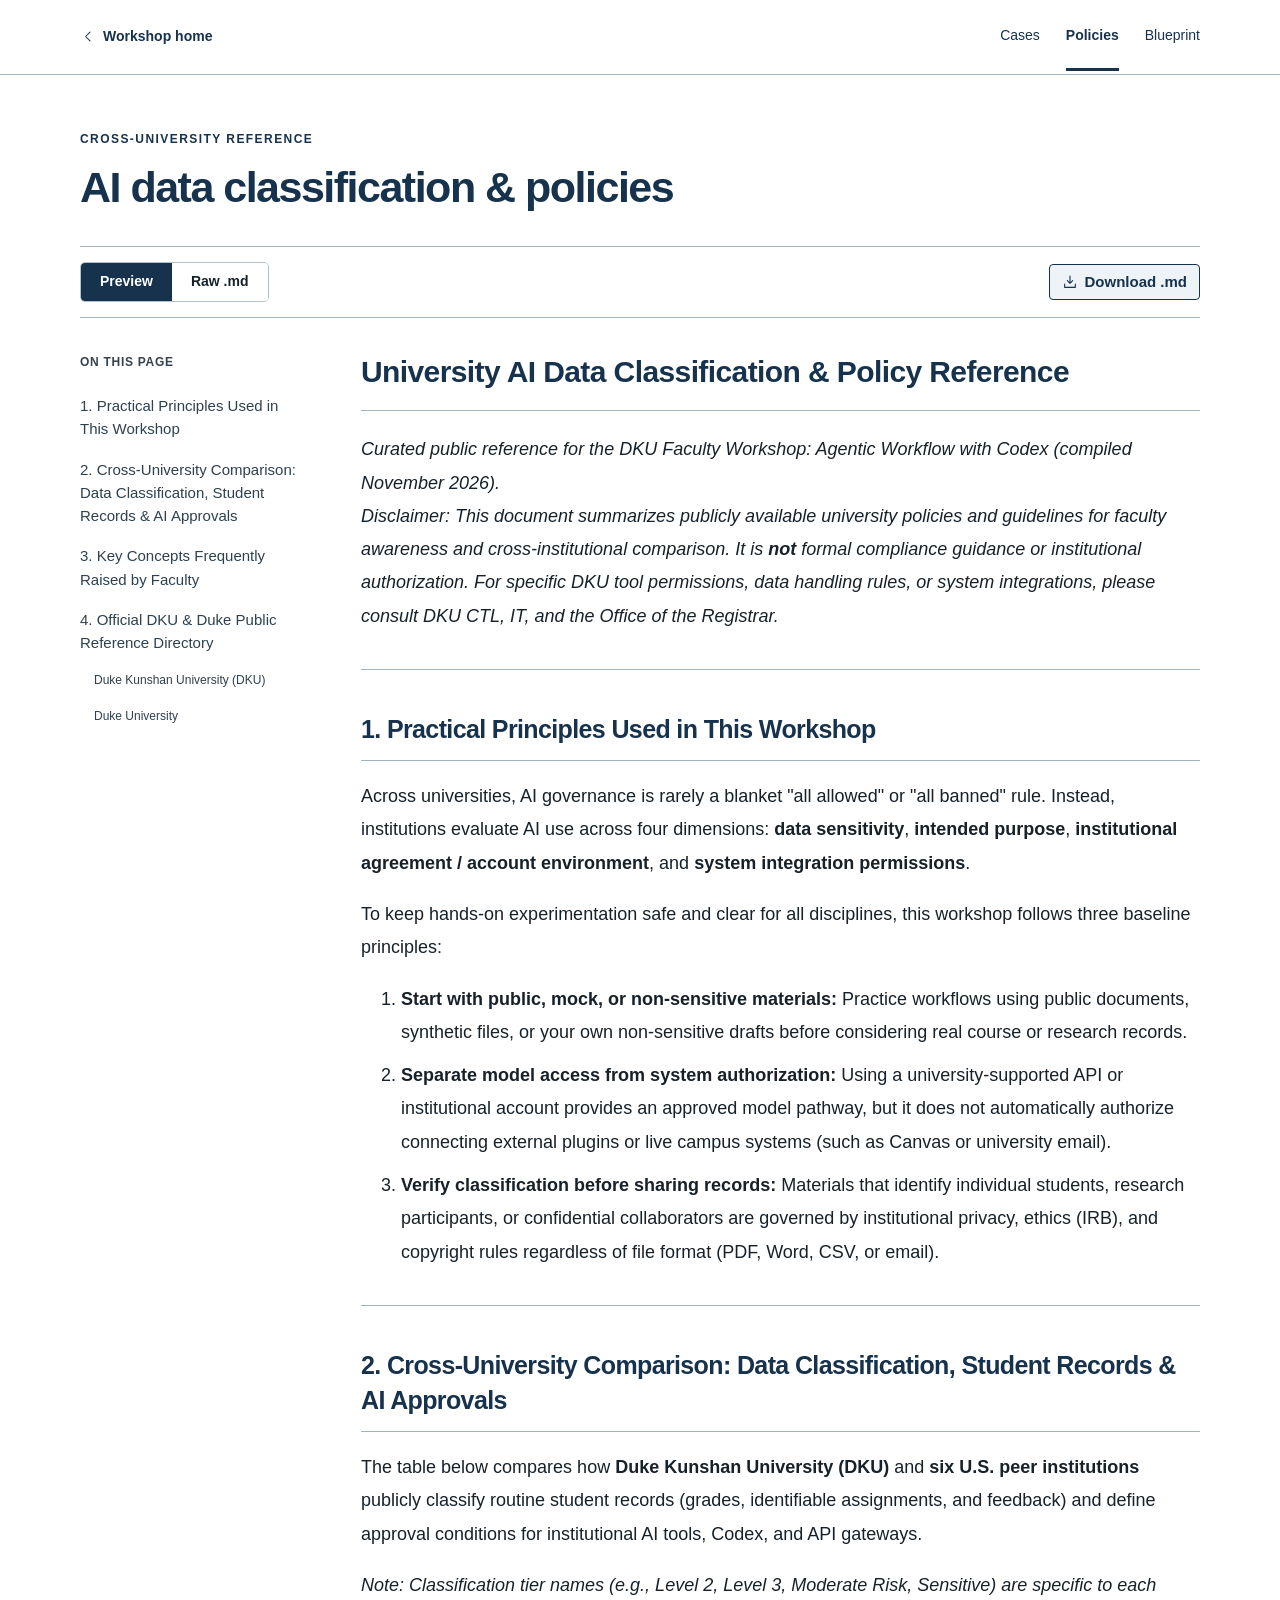
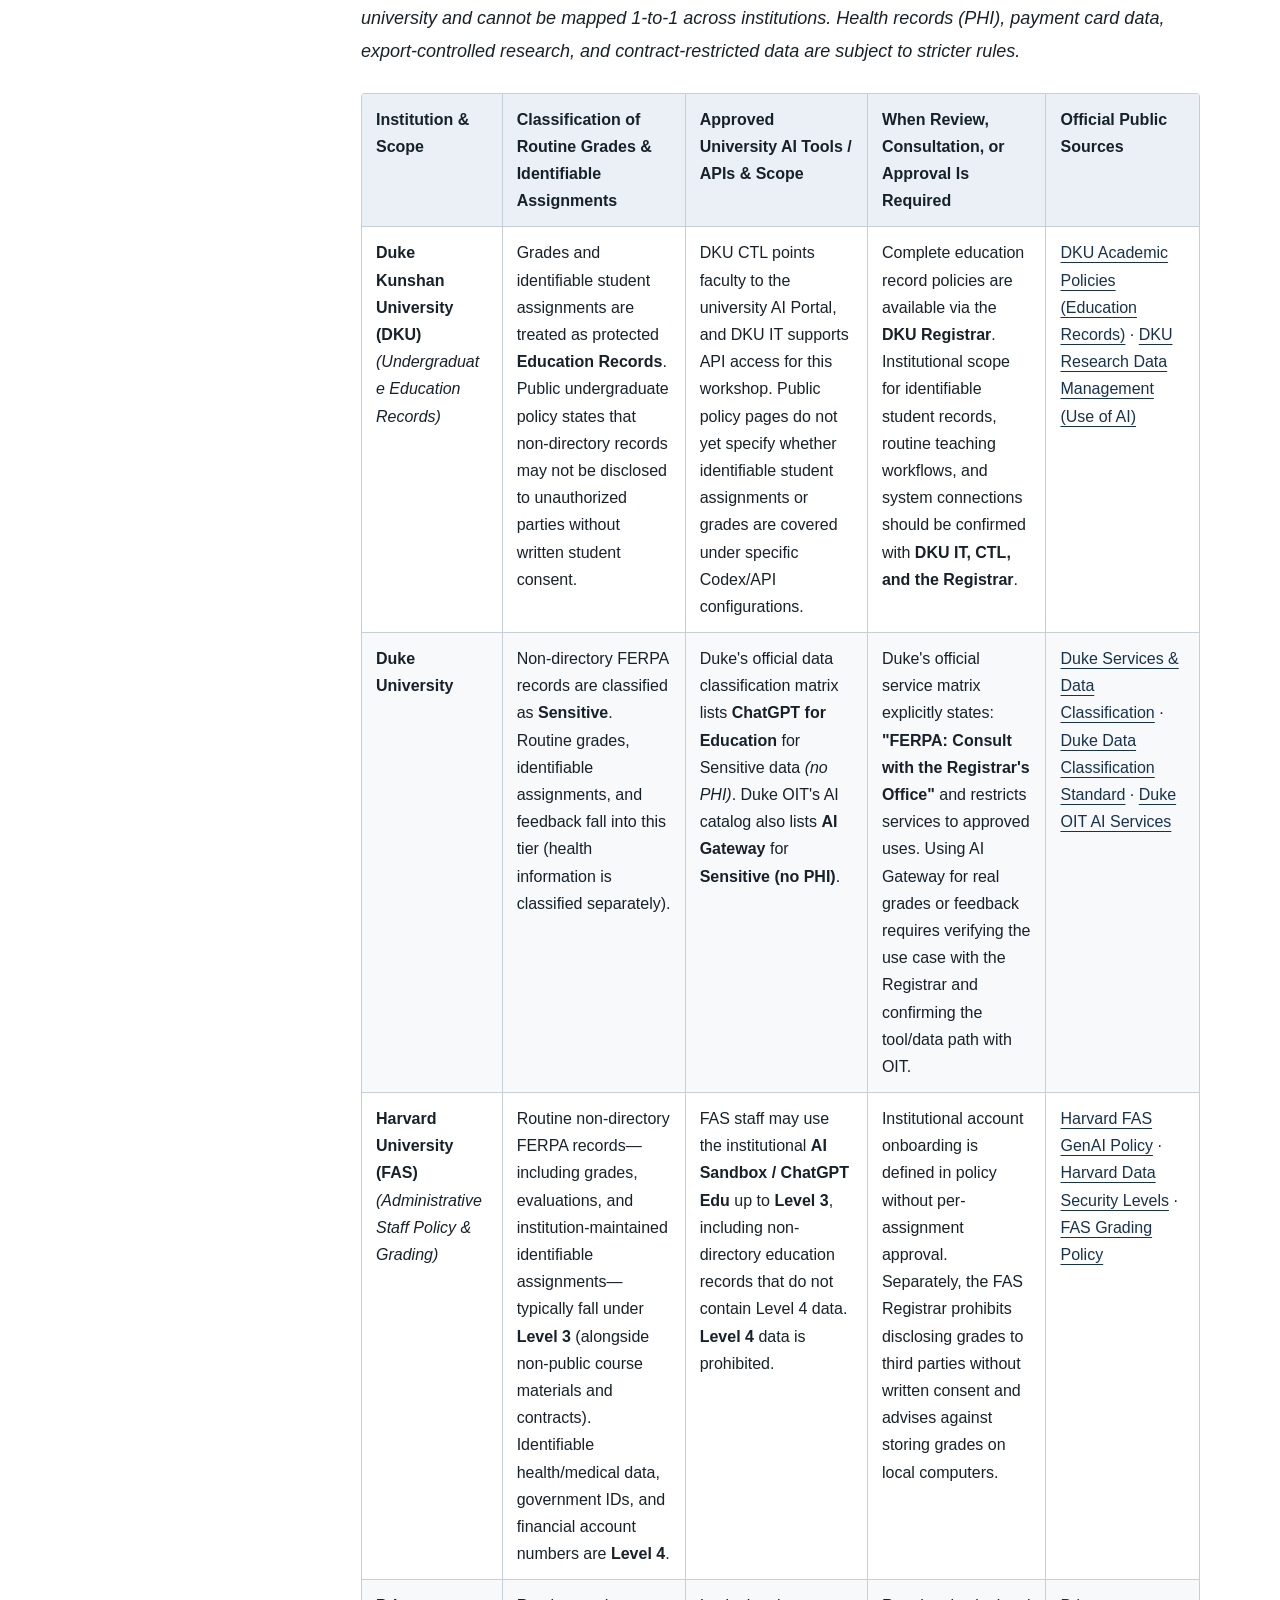
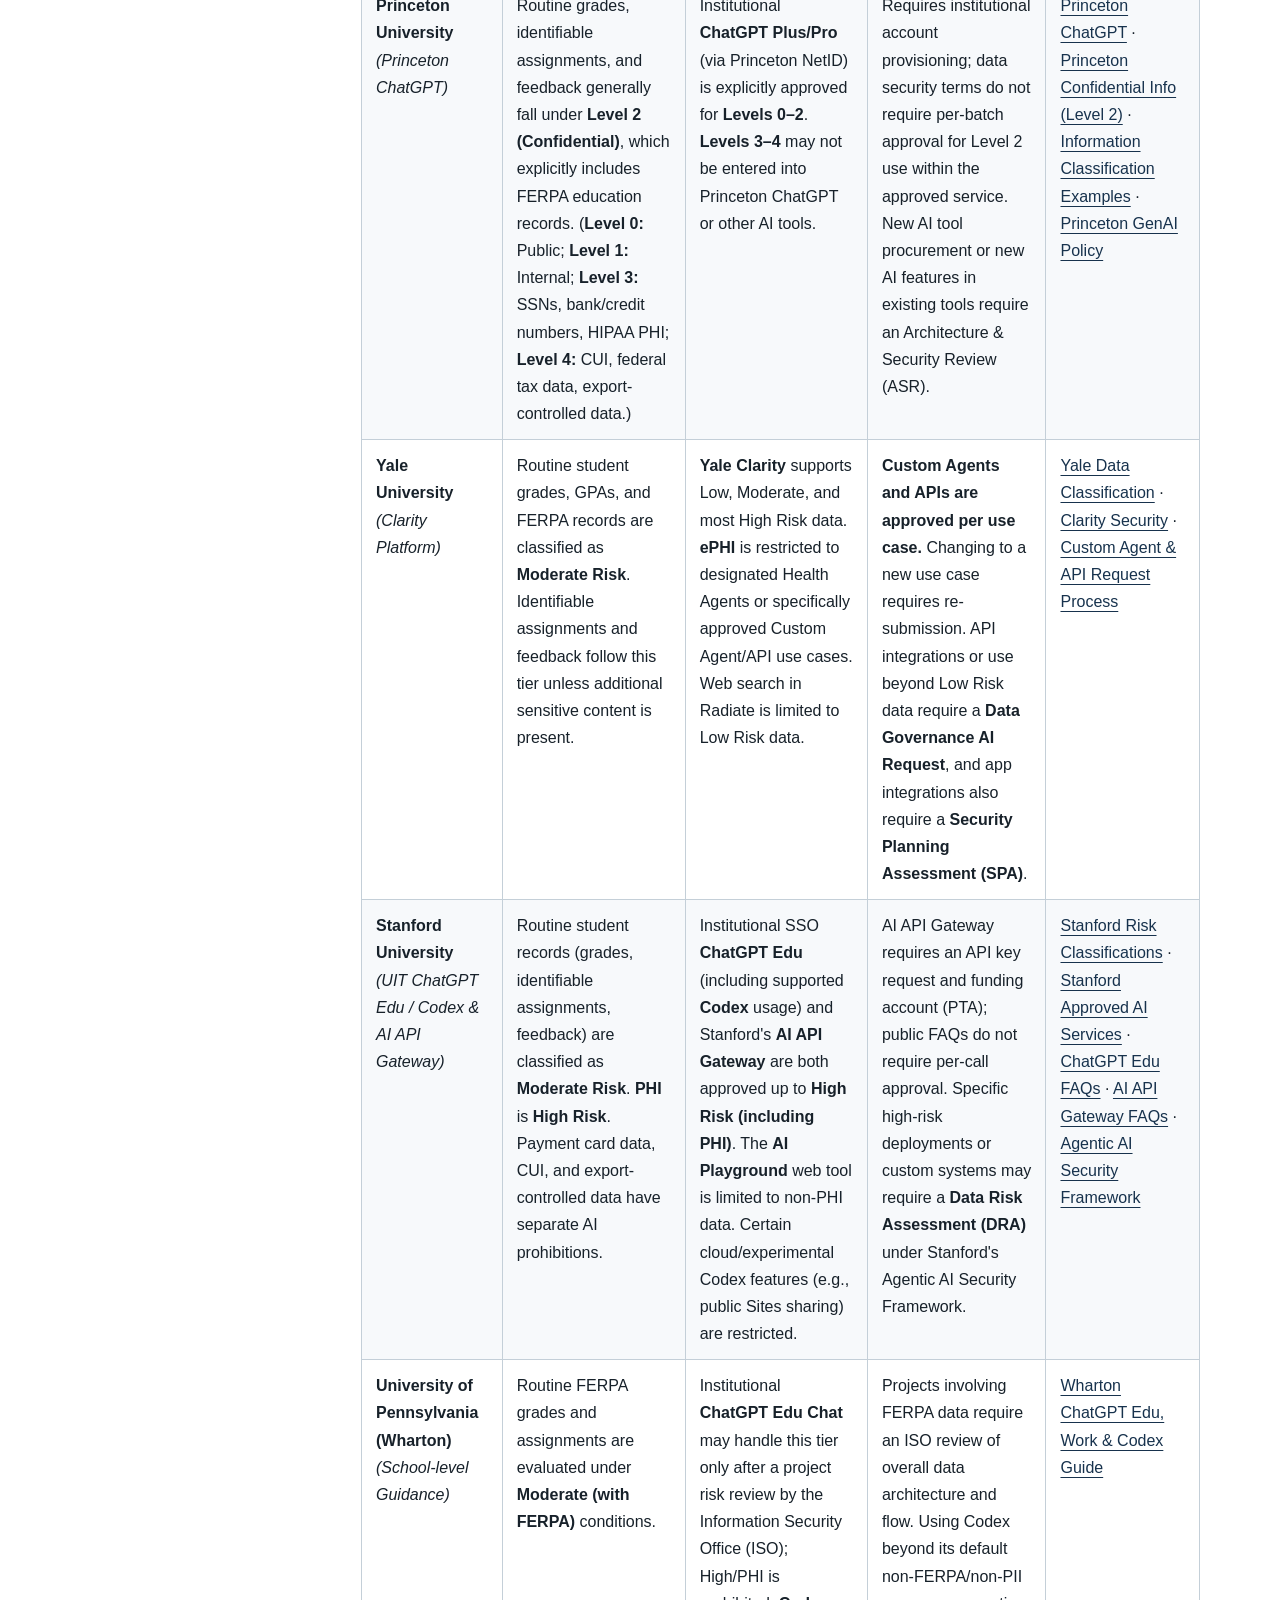
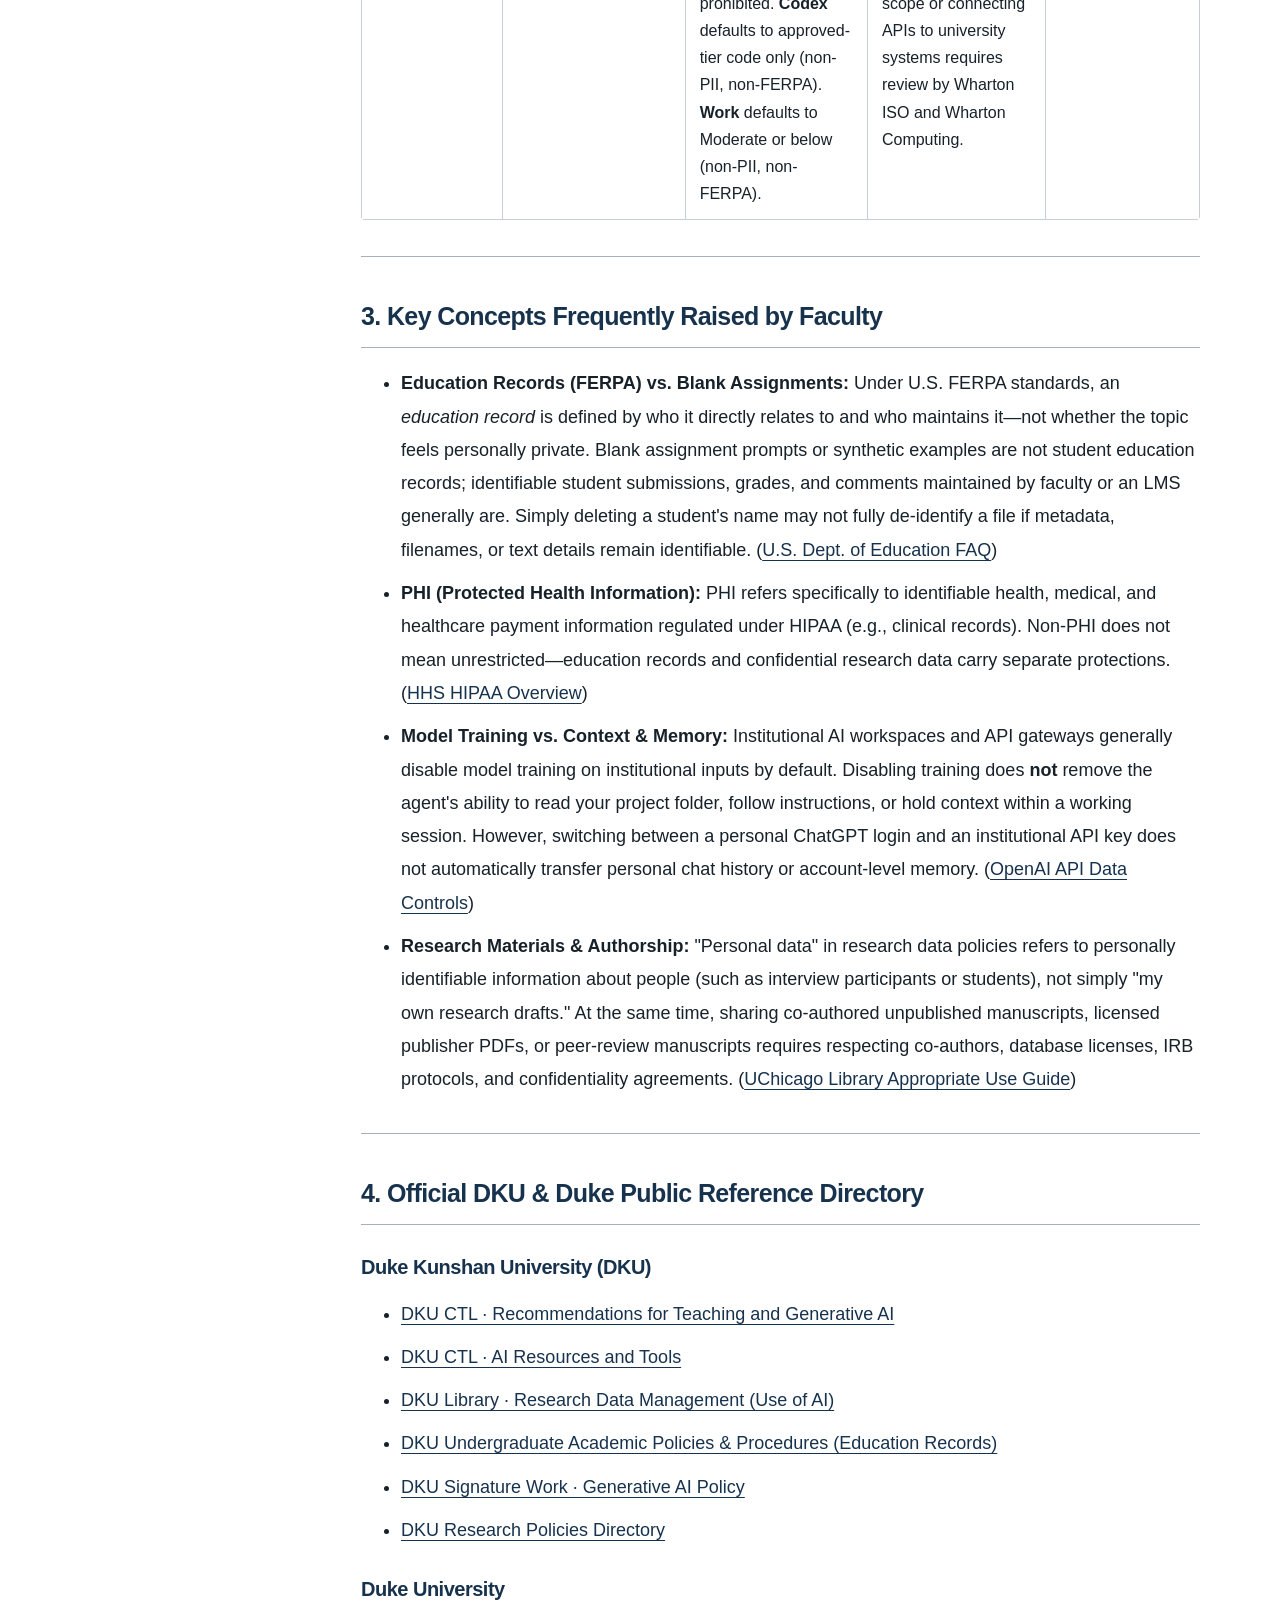
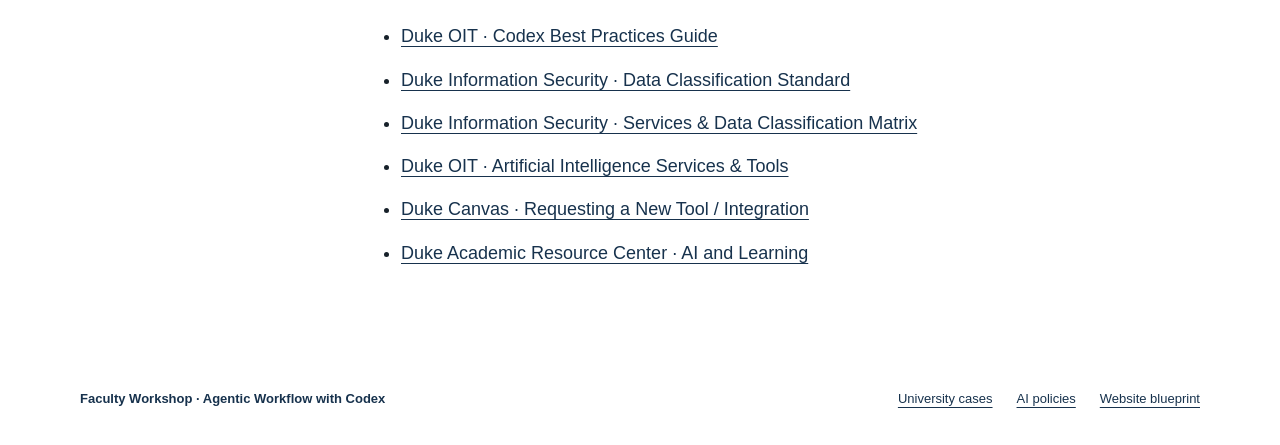
<file: policies.html>
<!doctype html><html lang="en"><head><meta charset="utf-8"><meta name="viewport" content="width=device-width,initial-scale=1"><meta name="color-scheme" content="light"><title>AI data classification & policies · Codex Faculty Workshop</title><link rel="stylesheet" href="styles.css?v=gallery-walk-1"><script src="downloads.js?v=3" defer></script><script src="app.js?v=downloads-3" defer></script></head><body class="document-page"><a class="skip-link" href="#document-content">Skip to document</a><header class="document-header"><div class="container"><a class="doc-back" href="index.html"><svg class="icon " viewBox="0 0 24 24" fill="none" stroke="currentColor" stroke-width="1.65" stroke-linecap="round" stroke-linejoin="round" aria-hidden="true"><path d="m8 5 7 7-7 7"/></svg> Workshop home</a><nav aria-label="Reference documents"><a href="cases.html" >Cases</a><a href="policies.html" aria-current="page">Policies</a><a href="blueprint.html" >Blueprint</a></nav></div></header><main class="container document-main"><div class="doc-title"><p class="eyebrow">Cross-university reference</p><h1>AI data classification & policies</h1></div><div class="doc-toolbar"><div class="view-toggle" role="group" aria-label="Document view"><button type="button" data-view="preview" aria-pressed="true">Preview</button><button type="button" data-view="raw" aria-pressed="false">Raw .md</button></div><a class="download doc-download" href="docs/University_AI_Data_Classification_and_Policy_Reference.md" download="University_AI_Data_Classification_and_Policy_Reference.md"><svg class="icon " viewBox="0 0 24 24" fill="none" stroke="currentColor" stroke-width="1.65" stroke-linecap="round" stroke-linejoin="round" aria-hidden="true"><path d="M12 3v11m-4-4 4 4 4-4M4 15v5h16v-5"/></svg><span>Download .md</span></a></div><div class="document-layout"><aside class="document-toc"><p>On this page</p><nav aria-label="Document contents"><a class="toc-level-2" href="#doc-section-2">1. Practical Principles Used in This Workshop</a><a class="toc-level-2" href="#doc-section-3">2. Cross-University Comparison: Data Classification, Student Records &amp; AI Approvals</a><a class="toc-level-2" href="#doc-section-4">3. Key Concepts Frequently Raised by Faculty</a><a class="toc-level-2" href="#doc-section-5">4. Official DKU &amp; Duke Public Reference Directory</a><a class="toc-level-3" href="#doc-section-6">Duke Kunshan University (DKU)</a><a class="toc-level-3" href="#doc-section-7">Duke University</a></nav></aside><article id="document-content" class="markdown-body"><h1 id="doc-section-1">University AI Data Classification &amp; Policy Reference</h1>
<p><em>Curated public reference for the DKU Faculty Workshop: Agentic Workflow with Codex (compiled November 2026).</em><br><em>Disclaimer: This document summarizes publicly available university policies and guidelines for faculty awareness and cross-institutional comparison. It is <strong>not</strong> formal compliance guidance or institutional authorization. For specific DKU tool permissions, data handling rules, or system integrations, please consult DKU CTL, IT, and the Office of the Registrar.</em></p>
<hr>
<h2 id="doc-section-2">1. Practical Principles Used in This Workshop</h2>
<p>Across universities, AI governance is rarely a blanket &quot;all allowed&quot; or &quot;all banned&quot; rule. Instead, institutions evaluate AI use across four dimensions: <strong>data sensitivity</strong>, <strong>intended purpose</strong>, <strong>institutional agreement / account environment</strong>, and <strong>system integration permissions</strong>.</p>
<p>To keep hands-on experimentation safe and clear for all disciplines, this workshop follows three baseline principles:</p>
<ol>
<li><strong>Start with public, mock, or non-sensitive materials:</strong> Practice workflows using public documents, synthetic files, or your own non-sensitive drafts before considering real course or research records.</li>
<li><strong>Separate model access from system authorization:</strong> Using a university-supported API or institutional account provides an approved model pathway, but it does not automatically authorize connecting external plugins or live campus systems (such as Canvas or university email).</li>
<li><strong>Verify classification before sharing records:</strong> Materials that identify individual students, research participants, or confidential collaborators are governed by institutional privacy, ethics (IRB), and copyright rules regardless of file format (PDF, Word, CSV, or email).</li>
</ol>
<hr>
<h2 id="doc-section-3">2. Cross-University Comparison: Data Classification, Student Records &amp; AI Approvals</h2>
<p>The table below compares how <strong>Duke Kunshan University (DKU)</strong> and <strong>six U.S. peer institutions</strong> publicly classify routine student records (grades, identifiable assignments, and feedback) and define approval conditions for institutional AI tools, Codex, and API gateways.</p>
<p><em>Note: Classification tier names (e.g., Level 2, Level 3, Moderate Risk, Sensitive) are specific to each university and cannot be mapped 1-to-1 across institutions. Health records (PHI), payment card data, export-controlled research, and contract-restricted data are subject to stricter rules.</em></p>
<table>
<thead>
<tr>
<th align="left">Institution &amp; Scope</th>
<th align="left">Classification of Routine Grades &amp; Identifiable Assignments</th>
<th align="left">Approved University AI Tools / APIs &amp; Scope</th>
<th align="left">When Review, Consultation, or Approval Is Required</th>
<th align="left">Official Public Sources</th>
</tr>
</thead>
<tbody><tr>
<td align="left"><strong>Duke Kunshan University (DKU)</strong> <em>(Undergraduate Education Records)</em></td>
<td align="left">Grades and identifiable student assignments are treated as protected <strong>Education Records</strong>. Public undergraduate policy states that non-directory records may not be disclosed to unauthorized parties without written student consent.</td>
<td align="left">DKU CTL points faculty to the university AI Portal, and DKU IT supports API access for this workshop. Public policy pages do not yet specify whether identifiable student assignments or grades are covered under specific Codex/API configurations.</td>
<td align="left">Complete education record policies are available via the <strong>DKU Registrar</strong>. Institutional scope for identifiable student records, routine teaching workflows, and system connections should be confirmed with <strong>DKU IT, CTL, and the Registrar</strong>.</td>
<td align="left"><a href="https://ugstudies.dukekunshan.edu.cn/academic-policies-and-procedures/">DKU Academic Policies (Education Records)</a> · <a href="https://library.dukekunshan.edu.cn/research-data-management/">DKU Research Data Management (Use of AI)</a></td>
</tr>
<tr>
<td align="left"><strong>Duke University</strong></td>
<td align="left">Non-directory FERPA records are classified as <strong>Sensitive</strong>. Routine grades, identifiable assignments, and feedback fall into this tier (health information is classified separately).</td>
<td align="left">Duke&#39;s official data classification matrix lists <strong>ChatGPT for Education</strong> for Sensitive data <em>(no PHI)</em>. Duke OIT&#39;s AI catalog also lists <strong>AI Gateway</strong> for <strong>Sensitive (no PHI)</strong>.</td>
<td align="left">Duke&#39;s official service matrix explicitly states: <strong>&quot;FERPA: Consult with the Registrar&#39;s Office&quot;</strong> and restricts services to approved uses. Using AI Gateway for real grades or feedback requires verifying the use case with the Registrar and confirming the tool/data path with OIT.</td>
<td align="left"><a href="https://security.duke.edu/policies-procedures-and-standards/data-security/duke-services-and-data-classification/">Duke Services &amp; Data Classification</a> · <a href="https://security.duke.edu/policies-procedures-and-standards/data-security/data-classification-standard/">Duke Data Classification Standard</a> · <a href="https://oit.duke.edu/services-tools/artificial-intelligence/">Duke OIT AI Services</a></td>
</tr>
<tr>
<td align="left"><strong>Harvard University (FAS)</strong> <em>(Administrative Staff Policy &amp; Grading)</em></td>
<td align="left">Routine non-directory FERPA records—including grades, evaluations, and institution-maintained identifiable assignments—typically fall under <strong>Level 3</strong> (alongside non-public course materials and contracts). Identifiable health/medical data, government IDs, and financial account numbers are <strong>Level 4</strong>.</td>
<td align="left">FAS staff may use the institutional <strong>AI Sandbox / ChatGPT Edu</strong> up to <strong>Level 3</strong>, including non-directory education records that do not contain Level 4 data. <strong>Level 4</strong> data is prohibited.</td>
<td align="left">Institutional account onboarding is defined in policy without per-assignment approval. Separately, the FAS Registrar prohibits disclosing grades to third parties without written consent and advises against storing grades on local computers.</td>
<td align="left"><a href="https://www.fas.harvard.edu/administrative-staff-policy-gai-use">Harvard FAS GenAI Policy</a> · <a href="https://privsec.harvard.edu/classify-risk">Harvard Data Security Levels</a> · <a href="https://registrar.fas.harvard.edu/grading">FAS Grading Policy</a></td>
</tr>
<tr>
<td align="left"><strong>Princeton University</strong> <em>(Princeton ChatGPT)</em></td>
<td align="left">Routine grades, identifiable assignments, and feedback generally fall under <strong>Level 2 (Confidential)</strong>, which explicitly includes FERPA education records. (<strong>Level 0:</strong> Public; <strong>Level 1:</strong> Internal; <strong>Level 3:</strong> SSNs, bank/credit numbers, HIPAA PHI; <strong>Level 4:</strong> CUI, federal tax data, export-controlled data.)</td>
<td align="left">Institutional <strong>ChatGPT Plus/Pro</strong> (via Princeton NetID) is explicitly approved for <strong>Levels 0–2</strong>. <strong>Levels 3–4</strong> may not be entered into Princeton ChatGPT or other AI tools.</td>
<td align="left">Requires institutional account provisioning; data security terms do not require per-batch approval for Level 2 use within the approved service. New AI tool procurement or new AI features in existing tools require an Architecture &amp; Security Review (ASR).</td>
<td align="left"><a href="https://oit.princeton.edu/services/ai-guidance-tools/princeton-chatgpt">Princeton ChatGPT</a> · <a href="https://oit.princeton.edu/services/information-security/confidential-information">Princeton Confidential Info (Level 2)</a> · <a href="https://oit.princeton.edu/services/information-security/information-classification">Information Classification Examples</a> · <a href="https://oit.princeton.edu/about/policies/generative-ai-tools-use-policy">Princeton GenAI Policy</a></td>
</tr>
<tr>
<td align="left"><strong>Yale University</strong> <em>(Clarity Platform)</em></td>
<td align="left">Routine student grades, GPAs, and FERPA records are classified as <strong>Moderate Risk</strong>. Identifiable assignments and feedback follow this tier unless additional sensitive content is present.</td>
<td align="left"><strong>Yale Clarity</strong> supports Low, Moderate, and most High Risk data. <strong>ePHI</strong> is restricted to designated Health Agents or specifically approved Custom Agent/API use cases. Web search in Radiate is limited to Low Risk data.</td>
<td align="left"><strong>Custom Agents and APIs are approved per use case.</strong> Changing to a new use case requires re-submission. API integrations or use beyond Low Risk data require a <strong>Data Governance AI Request</strong>, and app integrations also require a <strong>Security Planning Assessment (SPA)</strong>.</td>
<td align="left"><a href="https://cybersecurity.yale.edu/know-your-risk/data-classification-questionnaire">Yale Data Classification</a> · <a href="https://ai.yale.edu/yales-ai-tools-and-resources/clarity-platform/security">Clarity Security</a> · <a href="https://ai.yale.edu/yales-ai-tools-and-resources/clarity-platform/custom-agent-and-api-request-process">Custom Agent &amp; API Request Process</a></td>
</tr>
<tr>
<td align="left"><strong>Stanford University</strong> <em>(UIT ChatGPT Edu / Codex &amp; AI API Gateway)</em></td>
<td align="left">Routine student records (grades, identifiable assignments, feedback) are classified as <strong>Moderate Risk</strong>. <strong>PHI</strong> is <strong>High Risk</strong>. Payment card data, CUI, and export-controlled data have separate AI prohibitions.</td>
<td align="left">Institutional SSO <strong>ChatGPT Edu</strong> (including supported <strong>Codex</strong> usage) and Stanford&#39;s <strong>AI API Gateway</strong> are both approved up to <strong>High Risk (including PHI)</strong>. The <strong>AI Playground</strong> web tool is limited to non-PHI data. Certain cloud/experimental Codex features (e.g., public Sites sharing) are restricted.</td>
<td align="left">AI API Gateway requires an API key request and funding account (PTA); public FAQs do not require per-call approval. Specific high-risk deployments or custom systems may require a <strong>Data Risk Assessment (DRA)</strong> under Stanford&#39;s Agentic AI Security Framework.</td>
<td align="left"><a href="https://uit.stanford.edu/guide/riskclassifications">Stanford Risk Classifications</a> · <a href="https://uit.stanford.edu/ai/services">Stanford Approved AI Services</a> · <a href="https://uit.stanford.edu/service/openai-chatgpt-edu/faqs">ChatGPT Edu FAQs</a> · <a href="https://uit.stanford.edu/service/ai-api-gateway/faqs">AI API Gateway FAQs</a> · <a href="https://uit.stanford.edu/security/agenticai/security-framework">Agentic AI Security Framework</a></td>
</tr>
<tr>
<td align="left"><strong>University of Pennsylvania (Wharton)</strong> <em>(School-level Guidance)</em></td>
<td align="left">Routine FERPA grades and assignments are evaluated under <strong>Moderate (with FERPA)</strong> conditions.</td>
<td align="left">Institutional <strong>ChatGPT Edu Chat</strong> may handle this tier only after a project risk review by the Information Security Office (ISO); High/PHI is prohibited. <strong>Codex</strong> defaults to approved-tier code only (non-PII, non-FERPA). <strong>Work</strong> defaults to Moderate or below (non-PII, non-FERPA).</td>
<td align="left">Projects involving FERPA data require an ISO review of overall data architecture and flow. Using Codex beyond its default non-FERPA/non-PII scope or connecting APIs to university systems requires review by Wharton ISO and Wharton Computing.</td>
<td align="left"><a href="https://support.wharton.upenn.edu/help/chatgpt-edu-work-and-codex">Wharton ChatGPT Edu, Work &amp; Codex Guide</a></td>
</tr>
</tbody></table>
<hr>
<h2 id="doc-section-4">3. Key Concepts Frequently Raised by Faculty</h2>
<ul>
<li><strong>Education Records (FERPA) vs. Blank Assignments:</strong> Under U.S. FERPA standards, an <em>education record</em> is defined by who it directly relates to and who maintains it—not whether the topic feels personally private. Blank assignment prompts or synthetic examples are not student education records; identifiable student submissions, grades, and comments maintained by faculty or an LMS generally are. Simply deleting a student&#39;s name may not fully de-identify a file if metadata, filenames, or text details remain identifiable. (<a href="https://studentprivacy.ed.gov/faq/what-education-record">U.S. Dept. of Education FAQ</a>)</li>
<li><strong>PHI (Protected Health Information):</strong> PHI refers specifically to identifiable health, medical, and healthcare payment information regulated under HIPAA (e.g., clinical records). Non-PHI does not mean unrestricted—education records and confidential research data carry separate protections. (<a href="https://www.hhs.gov/hipaa/for-professionals/privacy/laws-regulations/index.html">HHS HIPAA Overview</a>)</li>
<li><strong>Model Training vs. Context &amp; Memory:</strong> Institutional AI workspaces and API gateways generally disable model training on institutional inputs by default. Disabling training does <strong>not</strong> remove the agent&#39;s ability to read your project folder, follow instructions, or hold context within a working session. However, switching between a personal ChatGPT login and an institutional API key does not automatically transfer personal chat history or account-level memory. (<a href="https://developers.openai.com/api/docs/guides/your-data">OpenAI API Data Controls</a>)</li>
<li><strong>Research Materials &amp; Authorship:</strong> &quot;Personal data&quot; in research data policies refers to personally identifiable information about people (such as interview participants or students), not simply &quot;my own research drafts.&quot; At the same time, sharing co-authored unpublished manuscripts, licensed publisher PDFs, or peer-review manuscripts requires respecting co-authors, database licenses, IRB protocols, and confidentiality agreements. (<a href="https://guides.lib.uchicago.edu/GenAI/appropriate-use">UChicago Library Appropriate Use Guide</a>)</li>
</ul>
<hr>
<h2 id="doc-section-5">4. Official DKU &amp; Duke Public Reference Directory</h2>
<h3 id="doc-section-6">Duke Kunshan University (DKU)</h3>
<ul>
<li><a href="https://ctl.dukekunshan.edu.cn/ai-and-teaching/ctl-recommendations-for-teaching-and-generative-ai">DKU CTL · Recommendations for Teaching and Generative AI</a></li>
<li><a href="https://ctl.dukekunshan.edu.cn/ai-and-teaching/resources-and-tools">DKU CTL · AI Resources and Tools</a></li>
<li><a href="https://library.dukekunshan.edu.cn/research-data-management/">DKU Library · Research Data Management (Use of AI)</a></li>
<li><a href="https://ugstudies.dukekunshan.edu.cn/academic-policies-and-procedures/">DKU Undergraduate Academic Policies &amp; Procedures (Education Records)</a></li>
<li><a href="https://signature-work.dukekunshan.edu.cn/signature-work-generative-ai-policy/">DKU Signature Work · Generative AI Policy</a></li>
<li><a href="https://giving.dukekunshan.edu.cn/research/policies/">DKU Research Policies Directory</a></li>
</ul>
<h3 id="doc-section-7">Duke University</h3>
<ul>
<li><a href="https://codex-best-practices-d67bea.pages.oit.duke.edu/">Duke OIT · Codex Best Practices Guide</a></li>
<li><a href="https://security.duke.edu/policies-procedures-and-standards/data-security/data-classification-standard/">Duke Information Security · Data Classification Standard</a></li>
<li><a href="https://security.duke.edu/policies-procedures-and-standards/data-security/duke-services-and-data-classification/">Duke Information Security · Services &amp; Data Classification Matrix</a></li>
<li><a href="https://oit.duke.edu/services-tools/artificial-intelligence/">Duke OIT · Artificial Intelligence Services &amp; Tools</a></li>
<li><a href="https://go.canvas.duke.edu/tools/request-a-tool/">Duke Canvas · Requesting a New Tool / Integration</a></li>
<li><a href="https://arc.duke.edu/ai-and-learning/">Duke Academic Resource Center · AI and Learning</a></li>
</ul>
</article><pre id="raw-content" class="raw-content" hidden><code># University AI Data Classification &amp; Policy Reference

*Curated public reference for the DKU Faculty Workshop: Agentic Workflow with Codex (compiled November 2026).*  
*Disclaimer: This document summarizes publicly available university policies and guidelines for faculty awareness and cross-institutional comparison. It is **not** formal compliance guidance or institutional authorization. For specific DKU tool permissions, data handling rules, or system integrations, please consult DKU CTL, IT, and the Office of the Registrar.*

---

## 1. Practical Principles Used in This Workshop

Across universities, AI governance is rarely a blanket &quot;all allowed&quot; or &quot;all banned&quot; rule. Instead, institutions evaluate AI use across four dimensions: **data sensitivity**, **intended purpose**, **institutional agreement / account environment**, and **system integration permissions**.

To keep hands-on experimentation safe and clear for all disciplines, this workshop follows three baseline principles:

1. **Start with public, mock, or non-sensitive materials:** Practice workflows using public documents, synthetic files, or your own non-sensitive drafts before considering real course or research records.
2. **Separate model access from system authorization:** Using a university-supported API or institutional account provides an approved model pathway, but it does not automatically authorize connecting external plugins or live campus systems (such as Canvas or university email).
3. **Verify classification before sharing records:** Materials that identify individual students, research participants, or confidential collaborators are governed by institutional privacy, ethics (IRB), and copyright rules regardless of file format (PDF, Word, CSV, or email).

---

## 2. Cross-University Comparison: Data Classification, Student Records &amp; AI Approvals

The table below compares how **Duke Kunshan University (DKU)** and **six U.S. peer institutions** publicly classify routine student records (grades, identifiable assignments, and feedback) and define approval conditions for institutional AI tools, Codex, and API gateways.

*Note: Classification tier names (e.g., Level 2, Level 3, Moderate Risk, Sensitive) are specific to each university and cannot be mapped 1-to-1 across institutions. Health records (PHI), payment card data, export-controlled research, and contract-restricted data are subject to stricter rules.*

| Institution &amp; Scope | Classification of Routine Grades &amp; Identifiable Assignments | Approved University AI Tools / APIs &amp; Scope | When Review, Consultation, or Approval Is Required | Official Public Sources |
| :--- | :--- | :--- | :--- | :--- |
| **Duke Kunshan University (DKU)** *(Undergraduate Education Records)* | Grades and identifiable student assignments are treated as protected **Education Records**. Public undergraduate policy states that non-directory records may not be disclosed to unauthorized parties without written student consent. | DKU CTL points faculty to the university AI Portal, and DKU IT supports API access for this workshop. Public policy pages do not yet specify whether identifiable student assignments or grades are covered under specific Codex/API configurations. | Complete education record policies are available via the **DKU Registrar**. Institutional scope for identifiable student records, routine teaching workflows, and system connections should be confirmed with **DKU IT, CTL, and the Registrar**. | [DKU Academic Policies (Education Records)](https://ugstudies.dukekunshan.edu.cn/academic-policies-and-procedures/) · [DKU Research Data Management (Use of AI)](https://library.dukekunshan.edu.cn/research-data-management/) |
| **Duke University** | Non-directory FERPA records are classified as **Sensitive**. Routine grades, identifiable assignments, and feedback fall into this tier (health information is classified separately). | Duke's official data classification matrix lists **ChatGPT for Education** for Sensitive data *(no PHI)*. Duke OIT's AI catalog also lists **AI Gateway** for **Sensitive (no PHI)**. | Duke's official service matrix explicitly states: **&quot;FERPA: Consult with the Registrar's Office&quot;** and restricts services to approved uses. Using AI Gateway for real grades or feedback requires verifying the use case with the Registrar and confirming the tool/data path with OIT. | [Duke Services &amp; Data Classification](https://security.duke.edu/policies-procedures-and-standards/data-security/duke-services-and-data-classification/) · [Duke Data Classification Standard](https://security.duke.edu/policies-procedures-and-standards/data-security/data-classification-standard/) · [Duke OIT AI Services](https://oit.duke.edu/services-tools/artificial-intelligence/) |
| **Harvard University (FAS)** *(Administrative Staff Policy &amp; Grading)* | Routine non-directory FERPA records—including grades, evaluations, and institution-maintained identifiable assignments—typically fall under **Level 3** (alongside non-public course materials and contracts). Identifiable health/medical data, government IDs, and financial account numbers are **Level 4**. | FAS staff may use the institutional **AI Sandbox / ChatGPT Edu** up to **Level 3**, including non-directory education records that do not contain Level 4 data. **Level 4** data is prohibited. | Institutional account onboarding is defined in policy without per-assignment approval. Separately, the FAS Registrar prohibits disclosing grades to third parties without written consent and advises against storing grades on local computers. | [Harvard FAS GenAI Policy](https://www.fas.harvard.edu/administrative-staff-policy-gai-use) · [Harvard Data Security Levels](https://privsec.harvard.edu/classify-risk) · [FAS Grading Policy](https://registrar.fas.harvard.edu/grading) |
| **Princeton University** *(Princeton ChatGPT)* | Routine grades, identifiable assignments, and feedback generally fall under **Level 2 (Confidential)**, which explicitly includes FERPA education records. (**Level 0:** Public; **Level 1:** Internal; **Level 3:** SSNs, bank/credit numbers, HIPAA PHI; **Level 4:** CUI, federal tax data, export-controlled data.) | Institutional **ChatGPT Plus/Pro** (via Princeton NetID) is explicitly approved for **Levels 0–2**. **Levels 3–4** may not be entered into Princeton ChatGPT or other AI tools. | Requires institutional account provisioning; data security terms do not require per-batch approval for Level 2 use within the approved service. New AI tool procurement or new AI features in existing tools require an Architecture &amp; Security Review (ASR). | [Princeton ChatGPT](https://oit.princeton.edu/services/ai-guidance-tools/princeton-chatgpt) · [Princeton Confidential Info (Level 2)](https://oit.princeton.edu/services/information-security/confidential-information) · [Information Classification Examples](https://oit.princeton.edu/services/information-security/information-classification) · [Princeton GenAI Policy](https://oit.princeton.edu/about/policies/generative-ai-tools-use-policy) |
| **Yale University** *(Clarity Platform)* | Routine student grades, GPAs, and FERPA records are classified as **Moderate Risk**. Identifiable assignments and feedback follow this tier unless additional sensitive content is present. | **Yale Clarity** supports Low, Moderate, and most High Risk data. **ePHI** is restricted to designated Health Agents or specifically approved Custom Agent/API use cases. Web search in Radiate is limited to Low Risk data. | **Custom Agents and APIs are approved per use case.** Changing to a new use case requires re-submission. API integrations or use beyond Low Risk data require a **Data Governance AI Request**, and app integrations also require a **Security Planning Assessment (SPA)**. | [Yale Data Classification](https://cybersecurity.yale.edu/know-your-risk/data-classification-questionnaire) · [Clarity Security](https://ai.yale.edu/yales-ai-tools-and-resources/clarity-platform/security) · [Custom Agent &amp; API Request Process](https://ai.yale.edu/yales-ai-tools-and-resources/clarity-platform/custom-agent-and-api-request-process) |
| **Stanford University** *(UIT ChatGPT Edu / Codex &amp; AI API Gateway)* | Routine student records (grades, identifiable assignments, feedback) are classified as **Moderate Risk**. **PHI** is **High Risk**. Payment card data, CUI, and export-controlled data have separate AI prohibitions. | Institutional SSO **ChatGPT Edu** (including supported **Codex** usage) and Stanford's **AI API Gateway** are both approved up to **High Risk (including PHI)**. The **AI Playground** web tool is limited to non-PHI data. Certain cloud/experimental Codex features (e.g., public Sites sharing) are restricted. | AI API Gateway requires an API key request and funding account (PTA); public FAQs do not require per-call approval. Specific high-risk deployments or custom systems may require a **Data Risk Assessment (DRA)** under Stanford's Agentic AI Security Framework. | [Stanford Risk Classifications](https://uit.stanford.edu/guide/riskclassifications) · [Stanford Approved AI Services](https://uit.stanford.edu/ai/services) · [ChatGPT Edu FAQs](https://uit.stanford.edu/service/openai-chatgpt-edu/faqs) · [AI API Gateway FAQs](https://uit.stanford.edu/service/ai-api-gateway/faqs) · [Agentic AI Security Framework](https://uit.stanford.edu/security/agenticai/security-framework) |
| **University of Pennsylvania (Wharton)** *(School-level Guidance)* | Routine FERPA grades and assignments are evaluated under **Moderate (with FERPA)** conditions. | Institutional **ChatGPT Edu Chat** may handle this tier only after a project risk review by the Information Security Office (ISO); High/PHI is prohibited. **Codex** defaults to approved-tier code only (non-PII, non-FERPA). **Work** defaults to Moderate or below (non-PII, non-FERPA). | Projects involving FERPA data require an ISO review of overall data architecture and flow. Using Codex beyond its default non-FERPA/non-PII scope or connecting APIs to university systems requires review by Wharton ISO and Wharton Computing. | [Wharton ChatGPT Edu, Work &amp; Codex Guide](https://support.wharton.upenn.edu/help/chatgpt-edu-work-and-codex) |

---

## 3. Key Concepts Frequently Raised by Faculty

* **Education Records (FERPA) vs. Blank Assignments:** Under U.S. FERPA standards, an *education record* is defined by who it directly relates to and who maintains it—not whether the topic feels personally private. Blank assignment prompts or synthetic examples are not student education records; identifiable student submissions, grades, and comments maintained by faculty or an LMS generally are. Simply deleting a student's name may not fully de-identify a file if metadata, filenames, or text details remain identifiable. ([U.S. Dept. of Education FAQ](https://studentprivacy.ed.gov/faq/what-education-record))
* **PHI (Protected Health Information):** PHI refers specifically to identifiable health, medical, and healthcare payment information regulated under HIPAA (e.g., clinical records). Non-PHI does not mean unrestricted—education records and confidential research data carry separate protections. ([HHS HIPAA Overview](https://www.hhs.gov/hipaa/for-professionals/privacy/laws-regulations/index.html))
* **Model Training vs. Context &amp; Memory:** Institutional AI workspaces and API gateways generally disable model training on institutional inputs by default. Disabling training does **not** remove the agent's ability to read your project folder, follow instructions, or hold context within a working session. However, switching between a personal ChatGPT login and an institutional API key does not automatically transfer personal chat history or account-level memory. ([OpenAI API Data Controls](https://developers.openai.com/api/docs/guides/your-data))
* **Research Materials &amp; Authorship:** &quot;Personal data&quot; in research data policies refers to personally identifiable information about people (such as interview participants or students), not simply &quot;my own research drafts.&quot; At the same time, sharing co-authored unpublished manuscripts, licensed publisher PDFs, or peer-review manuscripts requires respecting co-authors, database licenses, IRB protocols, and confidentiality agreements. ([UChicago Library Appropriate Use Guide](https://guides.lib.uchicago.edu/GenAI/appropriate-use))

---

## 4. Official DKU &amp; Duke Public Reference Directory

### Duke Kunshan University (DKU)
* [DKU CTL · Recommendations for Teaching and Generative AI](https://ctl.dukekunshan.edu.cn/ai-and-teaching/ctl-recommendations-for-teaching-and-generative-ai)
* [DKU CTL · AI Resources and Tools](https://ctl.dukekunshan.edu.cn/ai-and-teaching/resources-and-tools)
* [DKU Library · Research Data Management (Use of AI)](https://library.dukekunshan.edu.cn/research-data-management/)
* [DKU Undergraduate Academic Policies &amp; Procedures (Education Records)](https://ugstudies.dukekunshan.edu.cn/academic-policies-and-procedures/)
* [DKU Signature Work · Generative AI Policy](https://signature-work.dukekunshan.edu.cn/signature-work-generative-ai-policy/)
* [DKU Research Policies Directory](https://giving.dukekunshan.edu.cn/research/policies/)

### Duke University
* [Duke OIT · Codex Best Practices Guide](https://codex-best-practices-d67bea.pages.oit.duke.edu/)
* [Duke Information Security · Data Classification Standard](https://security.duke.edu/policies-procedures-and-standards/data-security/data-classification-standard/)
* [Duke Information Security · Services &amp; Data Classification Matrix](https://security.duke.edu/policies-procedures-and-standards/data-security/duke-services-and-data-classification/)
* [Duke OIT · Artificial Intelligence Services &amp; Tools](https://oit.duke.edu/services-tools/artificial-intelligence/)
* [Duke Canvas · Requesting a New Tool / Integration](https://go.canvas.duke.edu/tools/request-a-tool/)
* [Duke Academic Resource Center · AI and Learning](https://arc.duke.edu/ai-and-learning/)
</code></pre></div></main><footer class="site-footer"><a class="footer-title" href="index.html">Faculty Workshop · Agentic Workflow with Codex</a><nav aria-label="Reference documents"><a href="cases.html">University cases</a><a href="policies.html">AI policies</a><a href="blueprint.html">Website blueprint</a></nav></footer><div id="status-message" class="sr-only" role="status" aria-live="polite"></div></body></html>
</file>
<file: styles.css>
:root {
  --navy: #17324d;
  --navy-dark: #10263c;
  --blue-wash: #edf3f8;
  --forest: #275b48;
  --forest-wash: #edf4ef;
  --terra: #93482f;
  --terra-wash: #faf1eb;
  --ink: #17212a;
  --muted: #34434d;
  --line: #a4b2bd;
  --paper: #ffffff;
  --sans: 'Helvetica Neue', Helvetica, Arial, sans-serif;
}
* { box-sizing: border-box; }
html { scroll-behavior: smooth; scroll-padding-top: 100px; }
body { margin: 0; color: var(--ink); font: 500 19px/1.7 var(--sans); background: #fff; }
a { color: var(--navy); text-decoration-thickness: 1.25px; text-underline-offset: 4px; }
a:hover { text-decoration-thickness: 2px; }
button, input { font: inherit; }
button, summary, input[type=checkbox] { cursor: pointer; }
button { color: inherit; }
button:focus-visible, a:focus-visible, summary:focus-visible, input:focus-visible { outline: 3px solid #dc9b31; outline-offset: 4px; }
button:disabled { cursor: wait; }
p { margin: 0 0 1em; }
h1, h2, h3, h4 { margin: 0; color: var(--navy); line-height: 1.25; letter-spacing: -.025em;  font-size: 21px;  font-weight: 750; }
h1 { font-size: clamp(38px, 4.4vw, 62px); font-weight: 800; line-height: 1.08; letter-spacing: -.045em; }
h2 { font-size: clamp(29px, 3vw, 40px); font-weight: 800; }
h3 { font-size: 23px; font-weight: 750; }
h4 { font-size: 18px; font-weight: 720; }
strong { font-weight: 750; }
.icon { width: 21px; height: 21px; flex: 0 0 auto; vertical-align: middle; }
.container { width: min(1120px, calc(100% - 80px)); margin-inline: auto; }
.sr-only { position: absolute; width: 1px; height: 1px; padding: 0; margin: -1px; overflow: hidden; clip: rect(0,0,0,0); white-space: nowrap; border: 0; }
.skip-link { position: fixed; top: -90px; left: 20px; z-index: 100; padding: 10px 18px; background: var(--navy); color: white; }
.skip-link:focus { top: 12px; }
.site-header { position: sticky; top: 0; z-index: 20; background: #fffffffa; border-bottom: 1px solid var(--line); }
.nav-inner { min-height: 64px; width: min(1240px, calc(100% - 48px)); margin: auto; display: flex; align-items: center; justify-content: space-between; gap: 28px; }
.wordmark { display: flex; align-items: center; gap: 13px; text-decoration: none; color: var(--navy); font-size: 13px; font-weight: 650; line-height: 1.25; }
.wordmark-symbol { font-size: 25px; font-weight: 800; letter-spacing: -.06em; padding-right: 13px; border-right: 2px solid #a8b7c4; }
.site-header nav { display: flex; align-items: center; gap: clamp(14px, 1.9vw, 28px); }
.site-header nav a { white-space: nowrap; font-size: 15px; font-weight: 700; text-decoration: none; padding: 17px 0; border-bottom: 3px solid transparent; }
.site-header nav a:hover, .site-header nav a[aria-current] { border-bottom-color: var(--navy); }
.section { padding: 52px 0; scroll-margin-top: 10px; }
.eyebrow { margin: 0 0 17px; text-transform: uppercase; letter-spacing: .12em; color: var(--section-color, var(--navy)); font-size: 13px; font-weight: 750; }
.opening { background: linear-gradient(180deg, #f2f6fa, #fff 64%); padding-top: 42px; }
.hero { display: grid; grid-template-columns: 1fr 1.05fr; gap: 60px; align-items: start; }
.hero h1 span { color: #477291; }
.hero-subtitle { margin: 26px 0; max-width: 470px; font-size: 21px; line-height: 1.55; color: #2f4658; }
.hero-actions { display: flex; gap: 12px; flex-wrap: wrap; }
.button { display: inline-flex; align-items: center; justify-content: center; gap: 14px; background: var(--navy); border: 1.5px solid var(--navy); color: white; padding: 11px 18px; font-size: 15px; font-weight: 650; text-decoration: none; border-radius: 5px; line-height: 1.5; }
.button:hover { background: var(--navy-dark); }
.button-secondary { background: white; color: var(--navy); border-color: #9aaebd; }
.button-secondary:hover { background: var(--blue-wash); }
.button .icon { width: 17px; height: 17px; }
.schedule-card { background: white; border: 1.5px solid #b9c8d4; border-top: 5px solid var(--navy); border-radius: 6px; box-shadow: 0 8px 28px #1c3f5810; overflow: hidden; }
.schedule-card h2 { font-size: 24px; padding: 20px 24px 14px; }
table { width: 100%; border-collapse: collapse; text-align: left; }
.schedule-card th { font-size: 13px; text-transform: uppercase; letter-spacing: .035em; color: #263e50; background: #f3f6f8; padding: 9px 13px; border-block: 1px solid #d7e0e7; }
.schedule-card th:first-child { padding-left: 24px; }
.schedule-card td { font-size: 15px; line-height: 1.5; padding: 12px 13px; vertical-align: top; border-bottom: 1px solid #e0e6eb;  font-weight: 500; }
.schedule-card tr:last-child td { border-bottom: 0; }
.schedule-card td:first-child { width: 91px; white-space: nowrap; font-size: 14px; padding-left: 24px; font-variant-numeric: tabular-nums; }
.schedule-card td:nth-child(2) { width: 130px; font-weight: 650; }
.schedule-card td:last-child { color: #2e414e; }



.opening-concept { margin-top: 40px; }
.heading-line { display: flex; align-items: baseline; gap: 24px; flex-wrap: wrap; margin-bottom: 26px; }
.heading-line h2 { font-size: 36px; }
.heading-line > span { color: var(--muted); font-size: 18px; }
.agent-comparison { margin: 0; padding: 20px 24px 22px; border: 1.5px solid #cdd5d0; border-radius: 12px; background: #fbfaf6; overflow: hidden; }
.comparison-columns { display: grid; grid-template-columns: repeat(2, minmax(0, 1fr)); gap: 28px; }
.comparison-column { min-width: 0; display: flex; flex-direction: column; align-items: center; text-align: center; }
.comparison-column h3 { width: 100%; padding: 10px 16px; border-radius: 8px; font-size: 27px; line-height: 1.2; color: #fff; }
.comparison-chatbot h3 { background: #17324d; }
.comparison-agent h3 { background: #245644; }
.comparison-products { min-height: 44px; margin: 9px 0 0; font-size: 15px; font-weight: 600; line-height: 1.5; color: #293d4b; }
.comparison-art { display: block; width: 100%; height: clamp(165px, 24vh, 210px); margin: 0 0 12px; mix-blend-mode: multiply; }
.comparison-column h4 { display: inline-block; padding: 6px 16px; border-radius: 6px; font-size: 20px; line-height: 1.3; }
.comparison-chatbot h4 { background: #e4edf7; color: #17324d; }
.comparison-agent h4 { background: #e0ede5; color: #245644; }
.comparison-actions { color: #17324d; font-size: 18px; font-weight: 750; line-height: 1.5; margin: 10px 0 0; }
.comparison-description { width: 100%; max-width: 47ch; margin: 12px 0 0; color: #2e414e; font-size: 17px; line-height: 1.55; text-align: left; }
.text-link { display: inline-flex; gap: 7px; align-items: center; font-size: 16px; font-weight: 700; margin-top: 20px; }
.text-link .icon { width: 14px; }
.section-header { margin-bottom: 26px; }
.section-header h2 { color: var(--section-color, var(--navy)); }
.section-description { margin-top: 16px; max-width: 850px; font-size: 20px; line-height: 1.75; color: #243641; }
.section-description p { margin: 0; }
.part-one { --section-color: var(--forest); --wash: var(--forest-wash); --section-border: #b6cbbf; background: #f2f6f2; border-block: 1px solid #c9d8ce; }
.part-two { --section-color: var(--terra); --wash: var(--terra-wash); --section-border: #d7b7a9; background: #fcf7f3; border-bottom: 1px solid #e4cfc3; }
.part-one a, .part-two a { color: var(--section-color); }
.demo-heading { display: block; align-items: center; gap: 24px; justify-content: space-between; margin: 0; }
.demo-heading h3 { color: var(--section-color); max-width: 840px;  font-size: 29px;  line-height: 1.3; }
.step-count { font-size: 15px; font-weight: 700; color: var(--section-color); border: 1.5px solid var(--section-color); border-radius: 100px; padding: 6px 12px; white-space: nowrap;  display: inline-block;  margin-top: 20px; }
.demo-table-wrap { border: 2px solid var(--section-border); border-top: 6px solid var(--section-color); border-radius: 6px; overflow: hidden; background: white; }
.demo-table { table-layout: fixed; }
.demo-table thead th { background: var(--wash); font-size: 15px; font-weight: 750; color: var(--section-color); letter-spacing: .015em; padding: 12px 22px; border-bottom: 1px solid var(--section-border); }
.demo-table th:first-child { width: 170px; }
.demo-table tbody th { vertical-align: top; background: var(--wash); border-right: 1px solid var(--section-border); border-bottom: 1px solid var(--section-border); padding: 20px 18px; }
.demo-table td { padding: 20px 24px; border-bottom: 1px solid var(--section-border); line-height: 1.6; font-size: 18px; overflow-wrap: anywhere;  color: #17212a; }
.demo-table tr:last-child > * { border-bottom: 0; }
.step-check { display: flex; align-items: start; gap: 12px; color: var(--section-color); font-size: 18px; font-weight: 600; line-height: 1.6; }
.step-check input { accent-color: var(--section-color); width: 24px; height: 24px; flex: 0 0 auto; margin: 4px 0 0; }
.step-check strong { font-size: 20px; }
.demo-table tr.is-complete th { background: var(--wash); }
.demo-table tr.is-complete .step-check strong { text-decoration: line-through; text-decoration-thickness: 1px; }
code { font-family: 'SFMono-Regular', Consolas, 'Liberation Mono', monospace; font-size: .88em; background: #edf0f1; color: #243c46; border-radius: 3px; padding: 2px 5px; }
.filename { overflow-wrap: anywhere; }
.download { display: inline-flex; align-items: center; gap: 7px; padding: 6px 12px; background: var(--wash, #eef3f7); border: 1.5px solid var(--section-color, #17324d); border-radius: 4px; font-size: 15px; font-weight: 750; text-decoration: none; margin: 4px 3px 4px 0; vertical-align: middle; line-height: 1.5; }
.download-item { display: flex; align-items: center; gap: 16px; width: 100%; padding: 12px 14px; margin: 12px 0; border: 1px solid var(--section-border, #bccbd5); border-radius: 5px; background: #fff; }
.download-file { display: grid; grid-template-columns: auto minmax(0, 1fr); align-items: baseline; column-gap: 10px; row-gap: 4px; flex: 1; min-width: 0; }
.download-file > strong { white-space: nowrap; font-size: 16px; }
.download-file > code { min-width: 0; font-size: 15px; line-height: 1.6; overflow-wrap: anywhere; }
.download-file > em { grid-column: 1 / -1; font-size: 14px; font-style: normal; color: #34434d; }
.download-item > .download { flex: 0 0 auto; margin: 0; }
.download:hover { background: white; box-shadow: 0 1px 4px #18394b15; }
.download .icon { width: 16px; height: 16px; }
.prompt-box { margin: 12px 0 16px; border: 1.5px solid #8fa4b3; border-radius: 5px; overflow: hidden; background: #ffffff; line-height: 1.65; }
.prompt-head { display: flex; align-items: center; justify-content: space-between; gap: 14px; padding: 8px 14px; border-bottom: 1px solid #cdd8dd; background: #e0e9f0; }
.prompt-head > span { font-size: 14px; font-weight: 750; text-transform: uppercase; letter-spacing: .055em; color: #213849; }
.copy-button { color: var(--navy); display: inline-flex; align-items: center; justify-content: center; gap: 7px; border: 1.5px solid #536c80; border-radius: 4px; background: white; padding: 7px 13px; font-size: 15px; font-weight: 750; line-height: 1.6; white-space: nowrap; vertical-align: middle; }
.copy-button:hover { border-color: var(--navy); background: #f8fbfd; }
.copy-button .icon { width: 14px; height: 14px; }
.copy-button.is-copied { border-color: #588f76; color: #26593f; background: #eff8f0; }
.prompt-box pre { padding: 16px 18px; margin: 0; white-space: pre-wrap; overflow-wrap: anywhere; font: 600 18px/1.6 var(--sans); color: #122a3b;  max-width: none; }
.prompt-box code { font: inherit; padding: 0; background: transparent; color: inherit; }



.references { margin-top: 32px; }
.references > h3 { color: var(--section-color); font-size: 28px; margin-bottom: 24px; }
.reference-case { margin: 18px 0; background: white; border: 2px solid var(--section-border); border-radius: 5px; }
.reference-case > summary { display: grid; grid-template-columns: 180px minmax(0, 1fr) 24px; align-items: center; gap: 24px; padding: 18px; list-style: none; }
summary::-webkit-details-marker { display: none; }
.case-index { font-size: 14px; text-transform: uppercase; letter-spacing: .05em; color: var(--section-color); font-weight: 750; }
.case-title { font-size: 24px; line-height: 1.35; font-weight: 750; color: #182b35; letter-spacing: -.015em; }
.showcase-tag { display: inline-flex; align-items: center; gap: 6px; width: fit-content; margin-top: 6px; font-size: 13px; line-height: 1.35; letter-spacing: .04em; text-transform: uppercase; border: 1px solid #92400e; background: #b45309; color: #ffffff; padding: 5px 12px; border-radius: 999px; font-weight: 750; }
.reference-case.advanced-case { border-color: #d9a97c; border-left: 6px solid #b45309; }
.reference-case.advanced-case > summary { background: #fffaf3; }
.reference-case.advanced-case[open] > summary { background: #fef3e2; border-bottom-color: #d9a97c; }
.case-chevron { grid-column: 3; transition: transform .16s; width: 23px; height: 23px; color: var(--section-color); }
details[open] > summary .case-chevron, details[open] > summary > .icon { transform: rotate(90deg); }
.reference-case[open] > summary { background: var(--wash); border-bottom: 1px solid var(--section-border); }
.case-content { padding: 28px 30px; }
.case-block h4 { color: var(--section-color); margin-bottom: 12px; }
.case-block p { font-size: 19px;  max-width: 76ch; }
.quick-demo { background: var(--wash); border: 1px solid var(--section-border); border-left: 4px solid var(--section-color); border-radius: 4px; padding: 24px 26px; margin: 26px 0; }
.quick-demo > h4 { color: var(--section-color); }
.practice-description { font-size: 17px; margin: 5px 0 20px; color: #2c414b; }
.practice-steps { padding-left: 27px; margin: 0; }
.practice-steps > li { margin: 22px 0 28px; padding-left: 7px; font-size: 19px; }
.practice-steps > li:last-child { margin-bottom: 0; }
.practice-steps > li::marker { color: var(--section-color); font-weight: 750; }
.practice-steps p { margin: 0 0 12px; }
.practice-steps .prompt-box { margin: 14px 0; background: white; }
.tip { border-left: 4px solid #637c89; padding: 10px 14px; margin: 16px 0 0 !important; background: #fff; font-size: 17px !important; }
.examples ul { padding: 0; list-style: none; margin: 0; }
.examples li { font-size: 18px; line-height: 1.75; border-bottom: 1px solid #dce3e5; padding: 22px 0;  max-width: 80ch; }
.examples li:last-child { border-bottom: 0; padding-bottom: 0; }
.examples li:first-child { padding-top: 0; }
.examples a { font-weight: 600; }
.examples li.example-with-image { display: grid; grid-template-columns: minmax(0, 1fr) 300px; gap: 24px; align-items: center; max-width: none; }
.example-text { min-width: 0; }
.example-image { margin: 0; width: 100%; aspect-ratio: 16 / 10; border: 1px solid #a6b6bf; border-radius: 6px; overflow: hidden; background: #eef2f4; }
.example-image img { display: block; width: 100%; height: 100%; object-fit: cover; object-position: top; }
.inspiration { border-top: 1px solid #ddc2b4; border-bottom: 1px solid #ddc2b4; margin: 33px 0 38px; padding: 20px 0; }
.inspiration > span { display: block; color: var(--terra); font-size: 14px; font-weight: 750; text-transform: uppercase; letter-spacing: .055em; margin-bottom: 12px; }
.inspiration > div { display: flex; flex-wrap: wrap; gap: 10px 12px; }
.inspiration a { display: inline-flex; border: 1px solid #d9c2b5; border-radius: 4px; background: white; padding: 6px 12px; font-size: 15px; text-decoration: none;  font-weight: 650; }
.inspiration a:hover { border-color: var(--terra); }
.publishing-note { font-size: 17px; margin: 20px 0 0; color: #443a33; }
.tips-section { background: var(--navy); color: white; }
.tips-section h2, .tips-section .eyebrow { color: white; }
.tips-section .eyebrow { color: #b4d0e2; }
.tips-grid { display: grid; grid-template-columns: 1fr 1fr; gap: 0 42px; list-style: none; padding: 0; margin: 0; }
.tips-grid > li { padding: 28px 0; border-top: 1px solid #48647c; font-size: 18px; line-height: 1.75; color: #d6e2ec; }
.tips-grid > li > strong:first-child { display: flex; width: fit-content; align-items: center; gap: 11px; color: #f6c967; font-size: 22px; font-weight: 750; margin-bottom: 14px; padding-bottom: 8px; border-bottom: 2px solid rgba(246, 201, 103, 0.55); line-height: 1.3; }
.tip-icon { display: inline-flex; align-items: center; justify-content: center; width: 34px; height: 34px; flex: 0 0 34px; border-radius: 8px; background: rgba(246, 201, 103, 0.16); border: 1px solid rgba(246, 201, 103, 0.45); color: #f6c967; }
.tip-icon svg { width: 19px; height: 19px; display: block; }
.tips-grid .prompt-box { margin-top: 15px; }
.tips-grid .prompt-box pre { font-size: 18px; }
.project-section { background: #f2f6f9; border-bottom: 1px solid #cad7e1; }
.track-table { background: white; border: 1.5px solid #becdd8; border-radius: 6px; overflow: hidden; }
.track-table th { background: #e4edf5; color: var(--navy); padding: 14px 24px; font-size: 16px; }
.track-table td { padding: 23px 24px; border-top: 1px solid #cbd7e0; vertical-align: top; font-size: 19px; }
.track-table td:first-child { width: 300px; color: var(--navy); }
.gallery { margin-top: 40px; display: grid; grid-template-columns: minmax(0, 1fr) 320px; column-gap: 32px; align-items: center; }
.gallery h3 { margin-bottom: 20px; grid-column: 1 / -1; }
.gallery > ol { padding-left: 25px; max-width: 970px; margin: 0; }
.gallery-visual { margin: 0; width: 100%; }
.gallery-visual img { display: block; width: 100%; height: auto; border-radius: 10px; }
.gallery li { padding-left: 8px; margin: 12px 0; font-size: 19px; }
.gallery li::marker { color: var(--navy); font-weight: 750; }
.padlet-section { padding-bottom: 70px; }
.padlet-intro { display: grid; grid-template-columns: 1fr 1fr; gap: 40px; margin: 0 0 23px; }
.padlet-intro p { margin: 0; font-size: 19px; }
.padlet-intro strong { display: block; margin-bottom: 4px; color: var(--navy); }
.padlet-frame { border: 1.5px solid #b7c8d4; border-radius: 6px; overflow: hidden; background: #eff3f6; margin-bottom: 20px; }
.padlet-frame iframe { width: 100%; height: 608px; display: block; border: 0; }
.faq-section { background: #f4f7f9; border-top: 1px solid #cbd5df; }
.faq-item { border-top: 1px solid #b4c5d2; }
.faq-item:last-child { border-bottom: 1px solid #b4c5d2; }
.faq-item > summary { list-style: none; display: flex; gap: 25px; align-items: center; justify-content: space-between; font-size: 21px; font-weight: 750; line-height: 1.6; color: var(--navy); padding: 25px 4px; }
.faq-item > summary > .icon { transition: transform .16s; width: 18px; height: 18px; }
.faq-answer { max-width: 900px; padding: 0 30px 25px 4px; font-size: 19px; line-height: 1.75; }
.faq-answer li { margin: 12px 0; }
.site-footer { display: flex; justify-content: space-between; gap: 30px; max-width: 1120px; width: calc(100% - 80px); margin: auto; padding: 35px 0; align-items: start; }
.footer-title { font-size: 13px; font-weight: 650; max-width: 370px; text-decoration: none; }
.site-footer nav { display: flex; gap: 24px; flex-wrap: wrap; }
.site-footer nav a { font-size: 13px; }
/* Document viewers */
.document-header { position: sticky; top: 0; background: #fffffffa; z-index: 20; border-bottom: 1px solid var(--line); }
.document-header .container { min-height: 74px; display: flex; align-items: center; justify-content: space-between; gap: 24px; }
.doc-back { display: inline-flex; align-items: center; gap: 8px; font-size: 14px; font-weight: 650; text-decoration: none; }
.doc-back .icon { width: 15px; transform: rotate(180deg); }
.document-header nav { display: flex; gap: 26px; }
.document-header nav a { font-size: 14px; text-decoration: none; padding: 21px 0; border-bottom: 3px solid transparent; }
.document-header nav a[aria-current] { border-color: var(--navy); font-weight: 700; }
.document-main { padding: 54px 0 65px; }
.doc-title h1 { font-size: 43px; line-height: 1.2; letter-spacing: -.035em; }
.doc-title { margin-bottom: 32px; }
.doc-title .eyebrow { margin-bottom: 13px; font-size: 12px; }
.doc-toolbar { display: flex; align-items: center; justify-content: space-between; gap: 20px; padding: 15px 0; border-block: 1px solid var(--line); margin-bottom: 34px; }
.view-toggle { display: flex; border: 1px solid #b1c2ce; border-radius: 5px; overflow: hidden; }
.view-toggle button { border: 0; font-size: 14px; font-weight: 600; background: white; padding: 7px 19px; }
.view-toggle button[aria-pressed=true] { background: var(--navy); color: white; }
.doc-download { margin: 0; }
.document-layout { display: grid; grid-template-columns: 235px minmax(0, 1fr); gap: 46px; align-items: start; }
.document-toc { position: sticky; top: 100px; max-height: calc(100vh - 130px); overflow: auto; padding-right: 16px; }
.document-toc > p { color: var(--muted); font-size: 12px; font-weight: 750; letter-spacing: .06em; text-transform: uppercase; margin-bottom: 16px; }
.document-toc nav { display: flex; flex-direction: column; gap: 5px; }
.document-toc a { font-size: 15px; text-decoration: none; line-height: 1.55; padding: 6px 0; color: #2d414f; }
.document-toc a:hover { color: var(--navy); text-decoration: underline; }
.document-toc .toc-level-3 { padding-left: 14px; font-size: 12px; }
.markdown-body { min-width: 0; overflow-wrap: anywhere; font-size: 18px; line-height: 1.85; }
.markdown-body h1 { font-size: 30px; line-height: 1.35; letter-spacing: -.02em; padding-bottom: 18px; border-bottom: 1px solid var(--line); margin-bottom: 22px; }
.markdown-body h2 { font-size: 25px; line-height: 1.4; margin: 42px 0 19px; padding-bottom: 13px; border-bottom: 1px solid var(--line); }
.markdown-body h3 { font-size: 20px; margin: 30px 0 13px; }
.markdown-body h4, .markdown-body h5 { font-size: 17px; margin: 24px 0 12px; }
.markdown-body li { margin: 10px 0; }
.markdown-body a { overflow-wrap: anywhere; }
.markdown-body hr { border: 0; border-top: 1px solid var(--line); margin: 36px 0; }
.markdown-body blockquote { padding: 10px 20px; border-left: 4px solid #8da7ba; background: #f0f5f8; margin: 25px 0; color: #435a6a; }
.markdown-body blockquote p:last-child { margin-bottom: 0; }
.markdown-body table { font-size: 16px; line-height: 1.7; }
.markdown-body table th, .markdown-body table td { border: 1px solid #c4cfd8; padding: 12px 14px; vertical-align: top; min-width: 130px; }
.markdown-body table th { background: #eaf0f5; }
.markdown-body table tr:nth-child(even) { background: #f7f9fb; }
.markdown-table-scroll { overflow-x: auto; margin: 24px 0; border-radius: 4px; }
.raw-content { grid-column: 2; white-space: pre-wrap; overflow-wrap: anywhere; font: 14px/1.8 'SFMono-Regular', Consolas, monospace; margin: 0; border: 1px solid var(--line); border-radius: 5px; padding: 28px; background: #f5f7f9; color: #263a49; min-width: 0; }
.raw-content code { background: transparent; padding: 0; color: inherit; font: inherit; }
.document-layout.is-raw { grid-template-columns: 1fr; }
.document-layout.is-raw .raw-content { grid-column: 1; }
[hidden] { display: none !important; }
.step-instructions { max-width: 78ch; }
.instruction-gap { display: block; height: 16px; }
.demo-intro { display: grid; grid-template-columns: minmax(0, 1fr) 300px; align-items: center; gap: 28px; margin: 0 0 22px; }
.demo-preview { margin: 0; border: 2px solid var(--section-border); background: #fff; border-radius: 6px; overflow: hidden; }
.demo-preview img { width: 100%; height: 150px; display: block; object-fit: cover; object-position: top; }
.demo-preview img[src$="topic-canvas.svg"] { object-fit: contain; background: #fff0e9; }
.case-thumbnail { display: block; position: relative; height: 110px; border: 1px solid #8f9fa9; border-radius: 4px; overflow: hidden; background: #f1f4f5; }
.case-thumbnail img { display: block; width: 100%; height: 100%; object-fit: cover; object-position: center; }
.case-summary-copy { min-width: 0; grid-column: 2; display: flex; align-items: start; flex-direction: column; gap: 12px; }
@media(min-width: 1500px) { .container { width: min(1120px, calc(100% - 100px)); } }
@media(max-width: 1100px) {
  .nav-inner { align-items: start; padding-top: 15px; gap: 15px; }
  .site-header nav { gap: 18px; overflow: auto; }
  .site-header nav a { padding: 12px 0 18px; }
  .wordmark { padding-top: 5px; }
  .wordmark-symbol { font-size: 22px; }
  .hero { gap: 34px; }
  .container { width: calc(100% - 64px); }
  h1 { font-size: 45px; }
  .reference-case > summary { grid-template-columns: 112px 1fr auto 18px; gap: 12px; padding: 20px; }
  .case-title { font-size: 17px; }
}
@media(max-width: 850px) {
  .nav-inner { display: block; width: calc(100% - 40px); padding-top: 13px; }
  .wordmark { display: none; }
  .site-header nav { gap: 24px; }
  .site-header nav a { padding: 6px 0 16px; font-size: 13px; }
  .hero { grid-template-columns: 1fr; }
  h1 { font-size: 55px; }
  .hero-subtitle { max-width: 600px; }
  .schedule-card { margin-top: 6px; }
  .schedule-card td { font-size: 14px; }
  .schedule-card td:first-child { width: 105px; }
  .schedule-card td:nth-child(2) { width: 180px; }
  .demo-table th:first-child { width: 160px; }
  .demo-table td { padding: 23px; }
  .reference-case > summary { grid-template-columns: 1fr 20px; gap: 7px; }
  .case-index { grid-column: 1; }
  .case-title { grid-column: 1; }
  .case-chevron { grid-column: 2; grid-row: 1 / 4; }
  .showcase-tag { grid-column: 1; width: fit-content; margin-top: 5px; }
  .tips-grid { gap: 0 28px; }
  .track-table td:first-child { width: 240px; }
  .document-layout { grid-template-columns: 1fr; }
  .document-toc { display: none; }
  .raw-content { grid-column: 1; }
}
@media(max-width: 600px) {
  html { scroll-padding-top: 74px; }
  .container { width: calc(100% - 36px); }
  .section { padding: 48px 0; }
  .opening { padding-top: 38px; }
  .hero { gap: 25px; }
  h1 { font-size: 40px; }
  .hero-subtitle { font-size: 17px; margin: 22px 0; }
  .hero-actions { gap: 9px; }
  .button { padding: 10px 14px; font-size: 14px; }

  .schedule-card h2 { padding: 17px; }
  .schedule-card th { padding: 9px; font-size: 10px; letter-spacing: 0; }
  .schedule-card td { padding: 11px 9px; font-size: 12px; }
  .schedule-card td:first-child, .schedule-card th:first-child { width: 78px; padding-left: 13px; font-size: 10px; }
  .schedule-card td:nth-child(2) { width: 106px; }
  .heading-line { gap: 8px; margin-bottom: 23px; }
  .heading-line h2 { font-size: 28px; }
  .heading-line > span { font-size: 14px; }
  .section-description { font-size: 16px; }
  .section-header { margin-bottom: 26px; }
  .demo-heading { display: block; }
  .demo-heading h3 { font-size: 20px; }
  .step-count { display: inline-block; margin-top: 12px; }
  .demo-table th:first-child { width: 99px; }
  .demo-table thead th { padding: 10px 12px; font-size: 11px; }
  .demo-table tbody th { padding: 18px 10px; }
  .step-check { display: block; font-size: 12px; }
  .step-check input { display: block; margin: 0 0 8px; }
  .step-check strong { font-size: 14px; }
  .demo-table td { padding: 22px 17px; font-size: 17px; line-height: 1.7; }
  .prompt-head { padding: 8px 9px; gap: 8px; flex-wrap: wrap; }
  .prompt-head > span { font-size: 10px; }
  .prompt-box pre { font-size: 17px; padding: 18px; line-height: 1.65; }
  .copy-button { font-size: 11px; }
  .download { padding: 5px 8px; font-size: 11px; }



  .references { margin-top: 33px; }
  .references > h3 { font-size: 20px; }
  .case-content { padding: 23px 18px; }
  .case-block p, .practice-steps > li { font-size: 17px; }
  .quick-demo { padding: 20px 15px; }
  .practice-steps { padding-left: 20px; }
  .practice-steps > li { padding-left: 2px; }
  .tip { padding: 14px; font-size: 16px !important; }
  .examples li { font-size: 17px; }
  .inspiration > div { display: grid; gap: 8px; }
  .inspiration a { width: fit-content; font-size: 12px; }
  .tips-grid, .padlet-intro { grid-template-columns: 1fr; gap: 0; }
  .tips-grid > li { font-size: 17px; padding: 26px 0; }
  .tips-grid > li > strong:first-child { font-size: 18px; }
  .track-table td { font-size: 17px; padding: 20px 14px; }
  .track-table th { padding: 12px 13px; }
  .track-table td:first-child { width: 115px; }
  .gallery li { font-size: 15px; }
  .padlet-intro p { font-size: 15px; margin-bottom: 20px; }
  .padlet-frame iframe { height: 540px; }
  .faq-item > summary { font-size: 16px; padding: 22px 0; }
  .faq-answer { font-size: 17px; padding-right: 5px; }
  .site-footer { width: calc(100% - 36px); display: block; padding: 28px 0; }
  .site-footer nav { gap: 18px; margin-top: 15px; }
  .document-header .container { gap: 15px; min-height: 68px; }
  .document-header nav { gap: 17px; }
  .document-header nav a, .doc-back { font-size: 12px; }
  .document-main { padding-top: 34px; }
  .doc-title h1 { font-size: 32px; }
  .doc-toolbar { gap: 10px; }
  .view-toggle button { padding: 7px 13px; font-size: 12px; }
  .doc-download { font-size: 12px; padding: 6px 9px; }
  .markdown-body { font-size: 17px; }
  .markdown-body h1 { font-size: 26px; }
  .markdown-body h2 { font-size: 22px; }
  .raw-content { font-size: 12px; padding: 16px; }
}
@media(max-width: 700px) {
  .agent-comparison { padding: 18px 16px; border-radius: 9px; }
  .comparison-columns { grid-template-columns: 1fr; gap: 28px; }
  .comparison-column + .comparison-column { border-top: 1px solid #b8c6be; padding-top: 24px; }
  .comparison-column h3 { font-size: 24px; }
  .comparison-products { min-height: 0; font-size: 14px; margin-bottom: 12px; }
  .comparison-art { height: 185px; }
  .comparison-column h4 { font-size: 20px; }
  .comparison-actions { font-size: 17px; }
  .comparison-description { font-size: 17px; }
}
@media(max-width: 1100px) {
  .reference-case > summary { grid-template-columns: 180px minmax(0, 1fr) 22px; gap: 22px; }
  .case-chevron { grid-column: 3; grid-row: 1; }
  .case-title { font-size: 22px; }
  .demo-intro { grid-template-columns: minmax(0, 1fr) 280px; gap: 24px; }
  .demo-heading h3 { font-size: 26px; }
}
@media(max-width: 700px) {
  .demo-intro { grid-template-columns: 1fr; gap: 22px; }
  .demo-preview img { height: auto; aspect-ratio: 2 / 1; }
  .reference-case > summary { grid-template-columns: 1fr 22px; gap: 18px; padding: 20px; }
  .case-thumbnail { grid-column: 1 / -1; grid-row: 1; height: auto; aspect-ratio: 16 / 9; }
  .case-summary-copy { grid-column: 1; grid-row: 2; gap: 9px; }
  .case-chevron { grid-column: 2; grid-row: 2; }
  .case-title { font-size: 22px; }
  .case-index { font-size: 13px; }
  .demo-table, .demo-table tbody, .demo-table tr, .demo-table tbody th, .demo-table td { display: block; width: 100%; }
  .demo-table thead { display: none; }
  .demo-table tbody th:first-child { width: 100%; border-right: 0; padding: 18px; }
  .step-check { display: flex; font-size: 17px; gap: 12px; }
  .step-check input { display: inline-block; margin: 3px 0 0; }
  .step-check strong { font-size: 19px; }
  .step-check br { display: none; }
  .step-check strong { margin-right: 10px; }
  .prompt-head > span { font-size: 12px; }
  .copy-button, .download { font-size: 14px; }
  .prompt-head { flex-wrap: nowrap; }
  .case-content { padding: 25px 20px; }
  .quick-demo { padding: 20px 16px; }
  .schedule-card td { font-size: 14px; }
  .schedule-card td:first-child { font-size: 12px; }
}
@media(max-width: 600px) {
  .download-item { flex-direction: column; align-items: stretch; gap: 10px; padding: 12px; }
  .download-file > strong { font-size: 15px; }
  .download-file > code { font-size: 14px; }
  .download-item > .download { align-self: flex-end; }
}
@media(max-width: 1000px) {
  .examples li.example-with-image { grid-template-columns: minmax(0, 1fr) 250px; gap: 20px; }
}
@media(max-width: 760px) {
  .examples li.example-with-image { grid-template-columns: 1fr; gap: 16px; }
  .example-image { max-width: 420px; }
}
@media(max-width: 850px) {
  .gallery { grid-template-columns: 1fr; row-gap: 18px; }
  .gallery h3 { margin-bottom: 0; }
  .gallery-visual { max-width: 360px; justify-self: center; }
}
@media(prefers-reduced-motion: reduce) { html { scroll-behavior: auto; } *, *::before, *::after { transition: none !important; } }
@media print {
  .site-header, .document-header, .hero-actions, .copy-button, .document-toc, .doc-toolbar, .padlet-frame { display: none; }
  .section { padding: 24px 0; break-inside: auto; }
  .container, .site-footer { width: 100%; }
  body { font-size: 11pt; color: #000; }
  .hero, .tips-grid { display: block; }
  .tips-section { color: #000; background: #fff; }
  .tips-section h2, .tips-section li, .tips-section strong { color: #000; }
}
</file>
